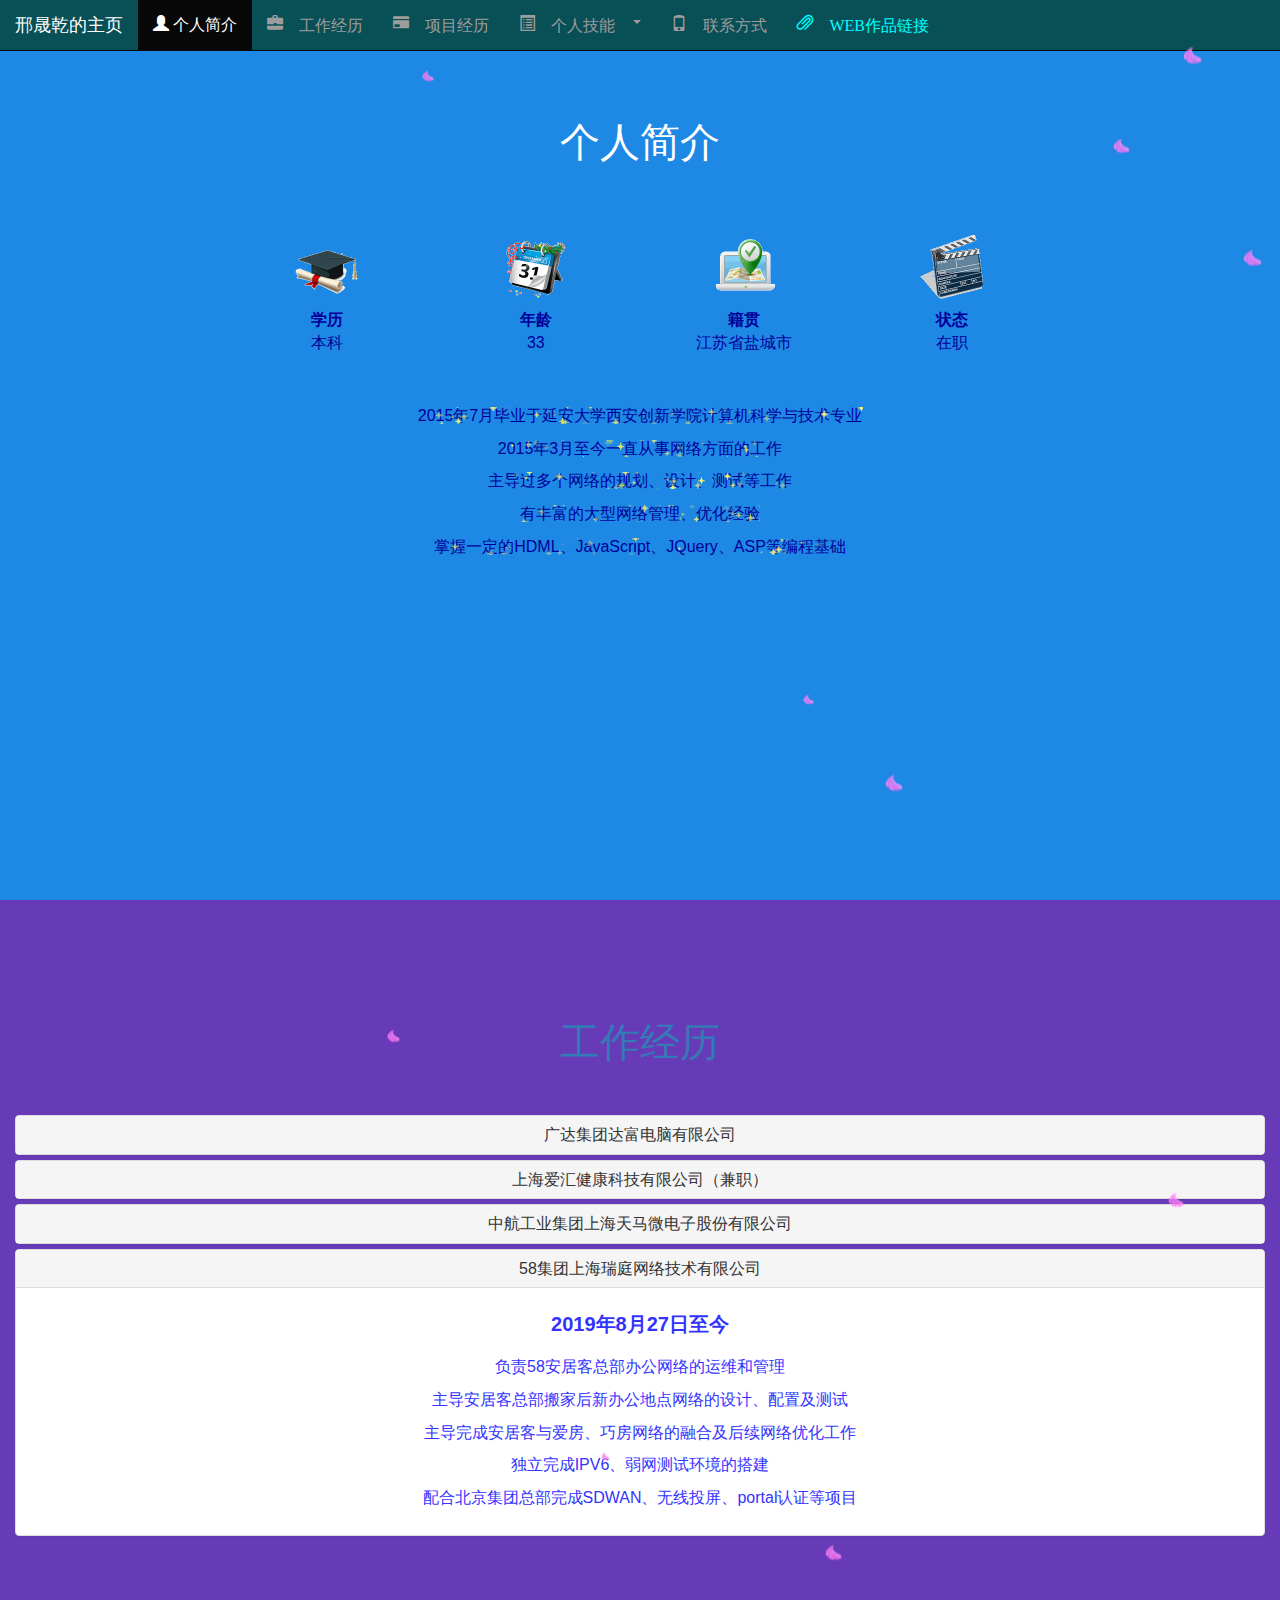
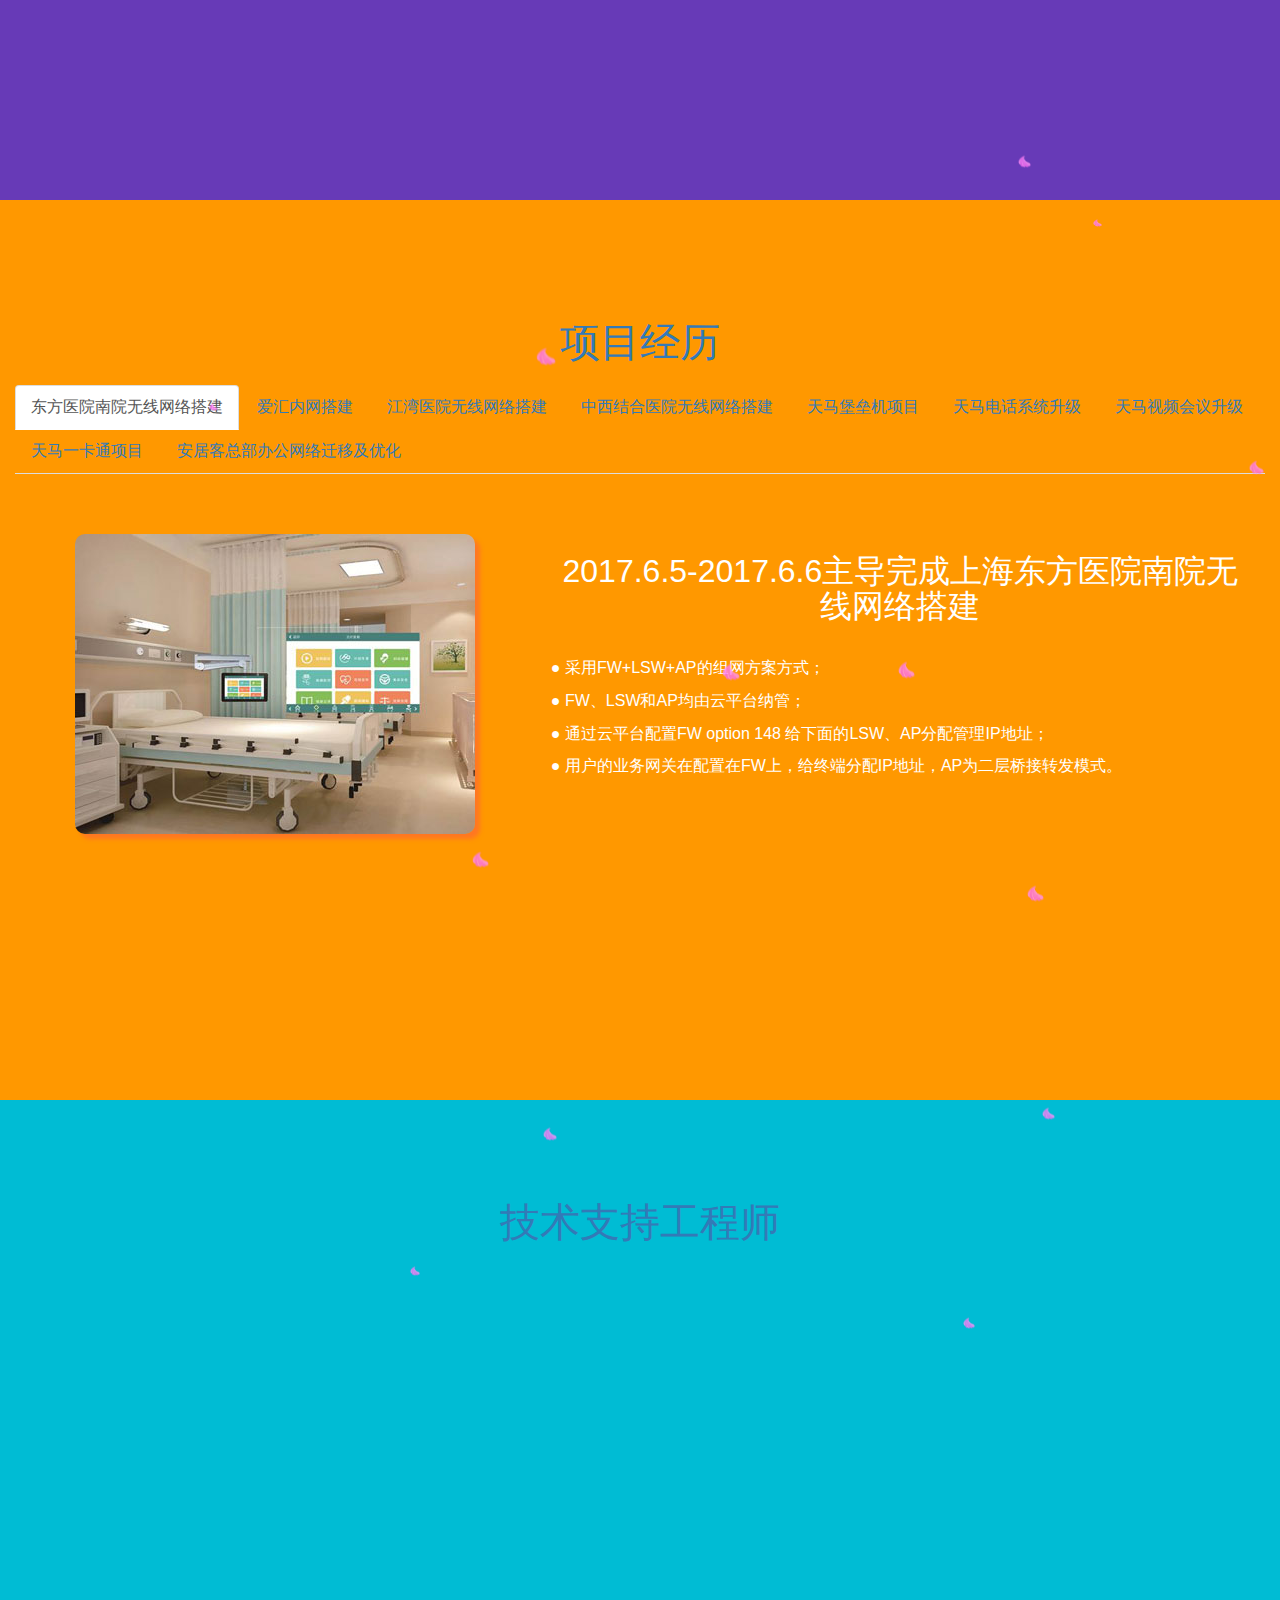
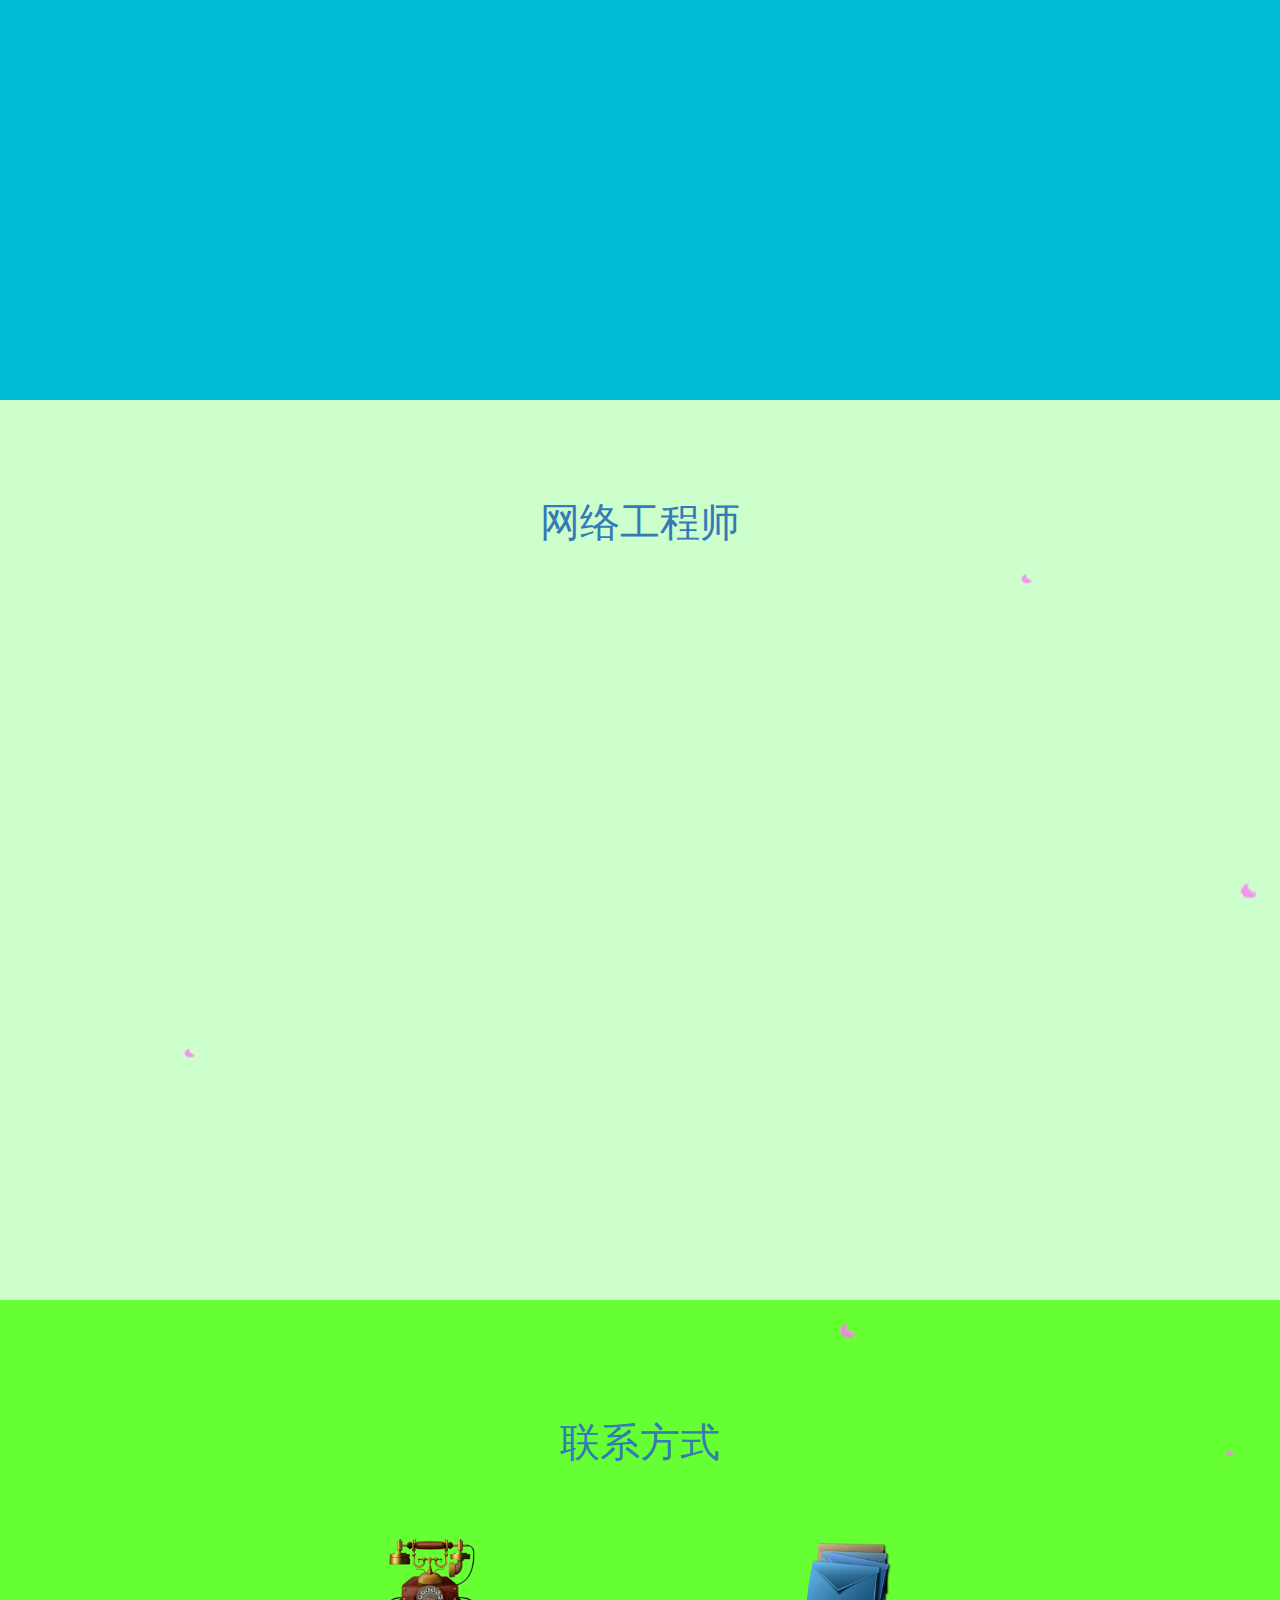
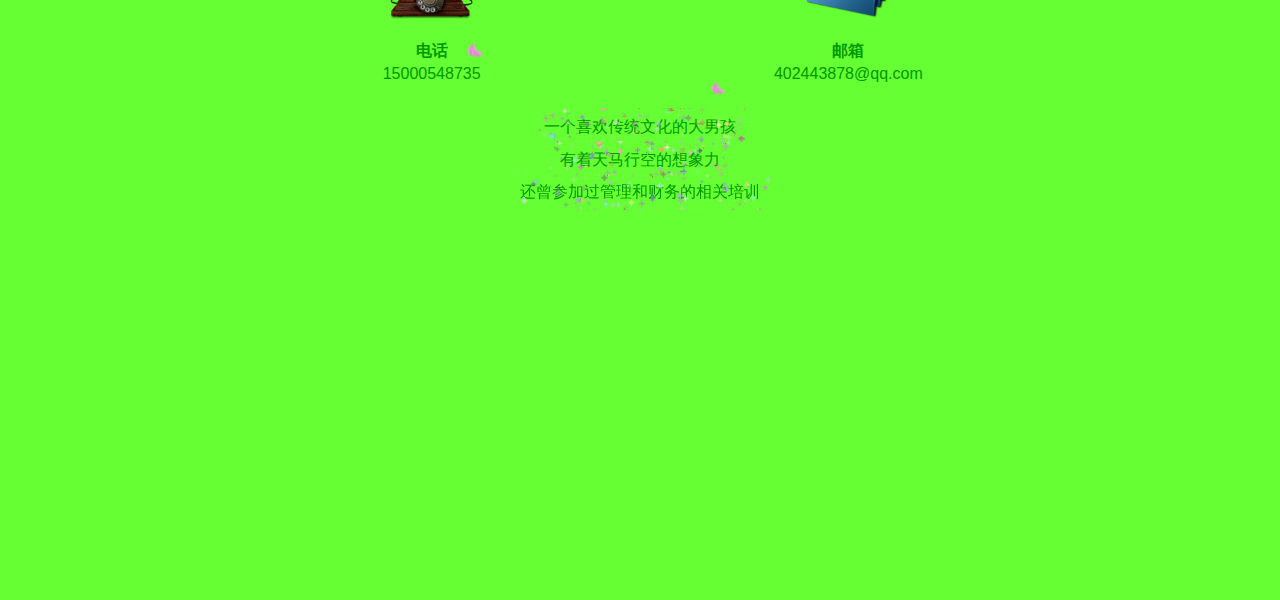
<file: index.html>
<!DOCTYPE html>
<html>
<head>
	<meta charset="utf-8" /> 
	<meta http-equiv="X-UA-Compatible" content="IE=Edge,chrome=1">
	<meta name="viewport" content="width=device-width, initial-scale=1.0, maximum-scale=1.0, user-scalable=no">
	<meta name="format-detection" content="telephone=no">
	<title>邢晟乾的主页</title>
	<link href="index/css/bootstrap.css" rel="stylesheet" type="text/css" />
	<!--[if lt IE 9]>
		<script src="index/js/html5shiv.js"></script>
		<script src="index/js/respond.min.js"></script>
	<![endif]-->
	<link href="index/css/index.css" rel="stylesheet" type="text/css" />
	<link href="index/css/title.css" rel="stylesheet" type="text/css" />
	<link href="index/css/loading.css" rel="stylesheet" type="text/css" />
	<script src="index/js/jquery.js"></script>
	<!--[if lt IE]>
		<style>
			#loading{ width:100%; height:100%; position:fixed; top:0; left:0; z-index:100; background:#fff;}
			#loading .pic{ width:64px; height:64px; background:url(index/images/loading.gif); position:absolute; top:0; bottom:0; left:0; right:0; margin:auto;}
			#loading .ele-wrapper{ display:none;}
		</style>
	<![endif]-->
	<script src="index/js/loading.js"></script>
</head>

<body data-spy="scroll" data-target=".navbar" data-offset="50">

	<div id="loading">
		<div class="ele-container">
			<div class="pic"></div><!-- pic -->
			<div class="ele-wrapper">
				<div class="ele-tail"></div><!-- ele-tail -->
				<div class="ele-body">
					<div class="ele-head">
						<div class="ele-eyebrows"></div><!-- ele-eyebrows -->
						<div class="ele-eyes"></div><!-- ele-eyes -->
						<div class="ele-mouth"></div><!-- ele-mouth -->
						<div class="ele-fang-front"></div><!-- ele-fang-front -->
						<div class="ele-fang-back"></div><!-- ele-fang-back -->
						<div class="ele-ear"></div><!-- ele-ear -->
					</div><!-- ele-head -->
				</div><!-- ele-body -->
				<div class="ele-leg-1 ele-leg-back">
					<div class="ele-foot"></div><!-- ele-foot -->
				</div><!-- ele-leg-back -->
				<div class="ele-leg-2 ele-leg-front">
					<div class="ele-foot"></div><!-- ele-foot -->
				</div><!-- ele-leg-front -->
				<div class="ele-leg-3 ele-leg-back">
					<div class="ele-foot"></div><!-- ele-foot -->
				</div><!-- ele-leg-back -->
				<div class="ele-leg-4 ele-leg-front">
					<div class="ele-foot"></div><!-- ele-foot -->
				</div><!-- ele-leg-front -->
			</div><!-- ele-wrapper -->
		</div><!-- ele-container -->
	</div><!-- loading -->

	<nav class="navbar navbar-inverse navbar-fixed-top">
		<div class="container-fluid">
			<div class="navbar-header">
				<button type="button" class="navbar-toggle" data-toggle="collapse" data-target="#myNavbar">
					<span class="icon-bar"></span>
					<span class="icon-bar"></span>
					<span class="icon-bar"></span>
				</button>
				<a class="navbar-brand" href="#">邢晟乾的主页</a>
			</div><!-- navbar-header -->
			<div class="collapse navbar-collapse" id="myNavbar">
				<ul class="nav navbar-nav">
					<li><a href="#introduction"><span class="glyphicon glyphicon-user"></span>&nbsp;个人简介</a></li>
					<li><a href="#work"><span class="glyphicon glyphicon-briefcase">&nbsp;工作经历</a></li>
					<li><a href="#project"><span class="glyphicon glyphicon-credit-card">&nbsp;项目经历</a></li>
					<li class="dropdown">
						<a class="dropdown-toggle" data-toggle="dropdown" href="#"><span class="glyphicon glyphicon-list-alt">&nbsp;个人技能 <span class="caret"></span></a>
						<ul class="dropdown-menu">
							<li><a href="#network">技术支持工程师</a></li>
							<li><a href="#web_developer">网络工程师</a></li>
						</ul>
					</li>
					<li><a href="#contact"><span class="glyphicon glyphicon-phone">&nbsp;联系方式</a></li>
					<li><a href="#production" data-toggle="modal" data-target="#production"><span class="glyphicon glyphicon-paperclip">&nbsp;WEB作品链接</a></li>
				</ul>
			</div><!-- navbar-collapse -->
		</div><!-- container-fluid -->
	</nav>

	<div id="introduction" class="container-fluid">
		<h1><a class="titleactive" href="javascript:void(0)">个人简介</a></h1>
		<div class="intro-icon col-md-2 col-md-offset-2 col-xs-4 col-xs-offset-2">
			<img src="index/images/intro-education.png" alt="学历" />
			<p><b>学历</b><br />本科</p>
		</div><!-- intro-icon -->
		<div class="intro-icon col-md-2 col-xs-4">
			<img src="index/images/intro-age.png" alt="年龄" />
			<p><b>年龄</b><br />33</p>
		</div><!-- intro-icon -->
		<div class="intro-icon col-md-2 col-md-offset-0 col-xs-4 col-xs-offset-2">
			<img src="index/images/intro-birthplace.png" alt="籍贯" />
			<p><b>籍贯</b><br />江苏省盐城市</p>
		</div><!-- intro-icon -->
		<div class="intro-icon col-md-2 col-xs-4">
			<img src="index/images/intro-status.png" alt="状态" />
			<p><b>状态</b><br />在职</p>
		</div><!-- intro-icon -->
		<div class="intro-text">
			<p><span>2015年7月毕业于延安大学西安创新学院计算机科学与技术专业</span></p>
			<p><span>2015年3月至今一直从事网络方面的工作</span></p>
			<p><span>主导过多个网络的规划、设计、测试等工作</span></p>
			<p><span>有丰富的大型网络管理、优化经验</span></p>
			<p><span>掌握一定的HDML、JavaScript、JQuery、ASP等编程基础</span></p>
		</div><!-- intro-text -->
	</div><!-- introduction -->
	
	<div id="work" class="container-fluid">
		<h1><a href="javascript:void(0)">工作经历</a></h1>
		<div class="panel-group" id="accordion">
			<div class="panel panel-default">
				<div class="panel-heading">
					<h4 class="panel-title"><a data-toggle="collapse" data-parent="#accordion" href="#collapseOne">广达集团达富电脑有限公司</a></h4>
				</div><!-- panel-heading -->
				<div id="collapseOne" class="panel-collapse collapse">
					<div class="panel-body">
						<h7>2015年3月25日-2017年4月17日</h7>
						<p>处理生产线上出现的网络异常</p>
						<p>负责公司服务器、存储设备的运维</p>
						<p>根据生产线的需求调整网络数据流的走向</p>
						<p>通过活动目录管理生产线上的计算机</p>
					</div><!-- panel-body -->
				</div><!-- panel-collapse -->
			</div><!-- panel -->
			<div class="panel panel-default">
				<div class="panel-heading">
					<h4 class="panel-title"><a data-toggle="collapse" data-parent="#accordion" href="#collapseTwo">上海爱汇健康科技有限公司（兼职）</a></h4>
				</div><!-- panel-heading -->
				<div id="collapseTwo" class="panel-collapse collapse">
					<div class="panel-body">
						<h7>2017年5月8日-2017年6月15日</h7>
						<p>完成公司内部网络的规划设计及配置</p>
						<p>参与项目中无线网络的规划、设计、管理和排错</p>
						<p>负责公司内部服务器、打印机等设备的规划和运维</p>
					</div><!-- panel-body -->
				</div><!-- panel-collapse -->
			</div><!-- panel -->
			<div class="panel panel-default">
				<div class="panel-heading">
					<h4 class="panel-title"><a data-toggle="collapse" data-parent="#accordion" href="#collapseThree">中航工业集团上海天马微电子股份有限公司</a></h4>
				</div><!-- panel-heading -->
				<div id="collapseThree" class="panel-collapse collapse">
					<div class="panel-body">
						<h7>2017年7月10日-2019年8月23日</h7>
						<p>负责上海天马研发楼、制造楼、OLED办公网络的运维和管理</p>
						<p>参与上海天马电话系统升级、日常问题处理</p>
						<p>主导完成上海新建综合楼、厦门一卡通网络规划和配置</p>
						<p>参与公司堡垒机、仓库WMS、视频会议升级等项目</p>
						<p>参与公司ISO 27001标准的认证</p>
					</div><!-- panel-body -->
				</div><!-- panel-collapse -->
			</div><!-- panel -->
			<div class="panel panel-default">
				<div class="panel-heading">
					<h4 class="panel-title"><a data-toggle="collapse" data-parent="#accordion" href="#collapseFour">58集团上海瑞庭网络技术有限公司</a></h4>
				</div><!-- panel-heading -->
				<div id="collapseFour" class="panel-collapse collapse in">
					<div class="panel-body">
						<h7>2019年8月27日至今</h7>
						<p>负责58安居客总部办公网络的运维和管理</p>
						<p>主导安居客总部搬家后新办公地点网络的设计、配置及测试</p>
						<p>主导完成安居客与爱房、巧房网络的融合及后续网络优化工作</p>
						<p>独立完成IPV6、弱网测试环境的搭建</p>
						<p>配合北京集团总部完成SDWAN、无线投屏、portal认证等项目</p>
					</div><!-- panel-body -->
				</div><!-- panel-collapse -->
			</div><!-- panel -->
		</div><!-- panel-group -->
	</div><!-- work -->
	
	<div id="project" class="container-fluid">
		<h1><a href="javascript:void(0)">项目经历</a></h1>
		<ul id="myTab" class="nav nav-tabs">
			<li class="active"><a href="#dongfang" data-toggle="tab">东方医院南院无线网络搭建</a></li>
			<li><a href="#aihui" data-toggle="tab">爱汇内网搭建</a></li>
			<li><a href="#jiangwan" data-toggle="tab">江湾医院无线网络搭建</a></li>
			<li><a href="#zhongxi" data-toggle="tab">中西结合医院无线网络搭建</a></li>
			<li><a href="#baoleiji" data-toggle="tab">天马堡垒机项目</a></li>
			<li><a href="#dianhua" data-toggle="tab">天马电话系统升级</a></li>
			<li><a href="#shiping" data-toggle="tab">天马视频会议升级</a></li>
			<li><a href="#yikatong" data-toggle="tab">天马一卡通项目</a></li>
			<li><a href="#anjuke" data-toggle="tab">安居客总部办公网络迁移及优化</a></li>
		</ul>
		<div id="myTabContent" class="tab-content">
			<div class="tab-pane fade in active" id="dongfang">
				<div class="col-md-5">
					<img src="index/images/project-dongfang.jpg" class="img-responsive center-block" alt="上海东方医院南院无线网络搭建" />
				</div><!-- col-md-5 -->
				<div class="col-md-7">
					<h3>2017.6.5-2017.6.6主导完成上海东方医院南院无线网络搭建</h3>
					<br />
					<p class="text-left">● 采用FW+LSW+AP的组网方案方式；</p>
					<p class="text-left">● FW、LSW和AP均由云平台纳管；</p>
					<p class="text-left">● 通过云平台配置FW option 148 给下面的LSW、AP分配管理IP地址；</p>
					<p class="text-left">● 用户的业务网关在配置在FW上，给终端分配IP地址，AP为二层桥接转发模式。</p>
				</div><!-- col-md-7 -->
			</div><!-- tab-pane -->
			<div class="tab-pane fade" id="aihui">
				<div class="col-md-7">
					<h3>主导完成上海爱汇健康科技有限公司内网搭建</h3>
					<br />
					<p class="text-left">● 完成上海爱汇健康科技有限公司有线网、无线网的规划和搭建；</p>
					<p class="text-left">● 完成爱汇内部服务器的安装、上架和管理；</p>
					<p class="text-left">● 处理爱汇内部打印机等设备的联网规划。</p>
				</div><!-- col-md-7 -->
				<div class="col-md-5">
					<img src="index/images/project-aihui.jpg" class="img-responsive center-block" alt="上海爱汇健康科技有限公司内网搭建" />				
				</div><!-- col-md-5 -->
			</div><!-- tab-pane -->
			<div class="tab-pane fade" id="jiangwan">
				<div class="col-md-5">
					<img src="index/images/project-jiangwan.jpg" class="img-responsive center-block" alt="上海江湾医院无线网搭建" />				
				</div><!-- col-md-5 -->
				<div class="col-md-7">
					<h3>2017.5.10-2017.5.11主导完成上海江湾医院无线网搭建</h3>
					<br />
					<p class="text-left">● 采用三层AC旁挂进行组网；</p>
					<p class="text-left">● 共使用46个AP4050DN-E和12个AP5030DN-S完成江湾医院住院部共六层楼无线信号的覆盖。</p>
				</div><!-- col-md-7 -->
			</div><!-- tab-pane -->
			<div class="tab-pane fade" id="zhongxi">
				<div class="col-md-7">
					<h3>完成上海中西结合医院无线网络搭建</h3>
					<br />
					<p class="text-left">● 采用FW+LSW+AP的组网方案方式；</p>
					<p class="text-left">● FW、LSW和AP均由云平台纳管；</p>
					<p class="text-left">● 通过云平台配置FW option 148 给下面的LSW、AP分配管理IP地址；</p>
					<p class="text-left">● 用户的业务网关在配置在FW上，给终端分配IP地址，AP为二层桥接转发模式。</p>
				</div><!-- col-md-7 -->
				<div class="col-md-5">
					<img src="index/images/project-zhongxi.jpg" class="img-responsive center-block" alt="上海中西结合医院无线网络搭建" />				
				</div><!-- col-md-5 -->
			</div><!-- tab-pane -->
			<div class="tab-pane fade" id="baoleiji">
				<div class="col-md-5">
					<img src="index/images/project-baoleiji.jpg" class="img-responsive center-block" alt="上海天马微电子股份有限公司堡垒机项目" />
				</div><!-- col-md-5 -->
				<div class="col-md-7">
					<h3>参与上海天马微电子股份有限公司堡垒机项目</h3>
					<br />
					<p class="text-left">● 参与天马集团堡垒机项目的实施和验收</p>
					<p class="text-left">● 使用堡垒机完成相关网络设备的管理、配置和审计工作</p>
					<p class="text-left">● 使用堡垒机完成定期网络设备的配置保存及报表功能</p>
				</div><!-- col-md-7 -->
			</div><!-- tab-pane -->
			<div class="tab-pane fade" id="dianhua">
				<div class="col-md-7">
					<h3>参与上海天马微电子股份有限公司电话系统升级项目</h3>
					<br />
					<p class="text-left">● 淘汰上海天马内部所以模拟话机，更换为Alcatel 8001和Alcatel 8028话机</p>
					<p class="text-left">● 配合Alcatel厂商完成网络中语音VLAN的部署、电话系统的切换</p>
					<p class="text-left">● 完成部分话机配置文件的导入</p>
					<p class="text-left">● 处理切换后系统的维护及故障的处理</p>
				</div><!-- col-md-7 -->
				<div class="col-md-5">
					<img src="index/images/project-dianhua.jpg" class="img-responsive center-block" alt="上海天马微电子股份有限公司电话系统升级项目" />
				</div><!-- col-md-5 -->
			</div><!-- tab-pane -->
			<div class="tab-pane fade" id="shiping">
				<div class="col-md-5">
					<img src="index/images/project-shiping.jpg" class="img-responsive center-block" alt="上海天马微电子股份有限公司视频会议系统升级项目" />
				</div><!-- col-md-5 -->
				<div class="col-md-7">
					<h3>参与上海天马微电子股份有限公司视频会议系统升级项目</h3>
					<br />
					<p class="text-left">● 原POLYCOM HDX 8000拨号进入CISCO视频会议系统</p>
					<p class="text-left">● 视频会议室装潢及问题反馈</p>
					<p class="text-left">● CISCO MX800和网真会议设备的测试及问题反馈</p>
					<p class="text-left">● 新视频会议系统的日常维护及技术支持</p>
				</div><!-- col-md-7 -->
			</div><!-- tab-pane -->
			<div class="tab-pane fade" id="yikatong">
				<div class="col-md-7">
					<h3>2017.12.4-12.17主导完成厦门天马微电子股份有限公司一卡通项目</h3>
					<br />
					<p class="text-left">● 因厦门天马存在门禁、考勤和监控网络与集团网络相互独立，原网络中设备无标签进行标识等问题。个人于2017年12月4日支援厦门天马。</p>
					<p class="text-left">● 了解当地网络架构后优化原一卡通网络的切换方案，通过MAC地址追踪来配置原设备和新设备的切换。完成后两个网络物理连接、逻辑隔离</p>
					<p class="text-left">● 原计划新增17台交换机，优化方案后仅使用3台交换机，极大地降低了项目成本</p>
					<p class="text-left">● 原计划一卡通网络切换配置用时24天，个人优化方案后仅用12天。项目完成后网络运行稳定无异常</p>
				</div><!-- col-md-7 -->
				<div class="col-md-5">
					<img src="index/images/project-yikatong.jpg" class="img-responsive center-block" alt="厦门天马微电子股份有限公司一卡通项目" />
				</div><!-- col-md-5 -->
			</div><!-- tab-pane -->
			<div class="tab-pane fade" id="anjuke">
				<div class="col-md-5">
					<img src="index/images/project-anjuke.jpg" class="img-responsive center-block" alt="安居客总部办公网络搬迁及优化" />
				</div><!-- col-md-5 -->
				<div class="col-md-7">
					<h3>安居客总部办公网络迁移及优化</h3>
					<br />
					<p class="text-left">● 因安居客总部办公地点更换，对安居客办公网络进行迁移并优化</p>
					<p class="text-left">● 使用标准的三层网络架构解决之前网络交换机层层级联的问题</p>
					<p class="text-left">● 使用动态路由协议替换原先的静态路由，提升了网络的高可用性</p>
					<p class="text-left">● 使用动态路由选路策略替换原先大量使用的策略路由，大大降低了网络的负载和延时</p>
				</div><!-- col-md-7 -->
			</div><!-- tab-pane -->
		</div><!-- tab-content -->
	</div><!-- project -->
	
	<div id="network" class="container-fluid">
		<h1><a href="javascript:void(0)">技术支持工程师</a></h1>
		<div id="netTab"></div><!-- netTab -->
		<div id="netTabData">
			路由 RIP	3.6%
			路由 EIGRP	6.4%
			路由 OSPF	9.0%
			路由 ISIS	1.8%
			路由 BGP	3.2%
			路由 PBR	2.7%
			路由 HSRP VRRP GLBP	3.3%
			交换 VTP	8.0%
			交换 VLAN	19.9%
			交换 STP	12.1%
			安全 VPN	5.0%
			安全 port security	4.5%
			安全 dhcp snooping	5.8%
			安全 root guard	4.7%
			其他 QOS	2.9%
			其他 wireless	4.3%
			其他 VOIP	2.8%
		</div><!-- netTabData -->
	</div><!-- network -->
	<div id="web_developer" class="container-fluid">
		<h1><a href="javascript:void(0)">网络工程师</a></h1>
		<div id="webTable"></div><!-- webTable -->
	</div><!-- web_developer -->
	
	<div id="contact" class="container-fluid">
		<h1><a href="javascript:void(0)">联系方式</a></h1>
		<div class="conicon col-md-2 col-md-offset-3 col-xs-4 col-xs-offset-2">
			<img src="index/images/contact-tel.png" alt="电话号码" />
			<p><b>电话</b><br /><span><script>document.write( 'a1b5c00d0e54f8g735h'.replace(/\D/g, '') );</script></span></p>
		</div><!-- conicon -->
		<div class="conicon col-md-2 col-md-offset-2 col-xs-4">
			<img src="index/images/contact-mail.png" alt="电子邮箱" />
			<p><b>邮箱</b><br /><span><script>document.write( ['com', 'qq', '402443878'].reverse().join('.').replace('.', '@') );</script></span></p>
		</div><!-- conicon -->
		<div class="context">
			<p><span>一个喜欢传统文化的大男孩</span></p>
			<p><span>有着天马行空的想象力</span></p>
			<p><span>还曾参加过管理和财务的相关培训</span></p>
		</div><!-- context -->
	</div><!-- contact -->
	
	<div class="modal fade" id="production">
		<div class="modal-dialog">
			<div class="modal-content">
				<div class="modal-header">
					<h4 class="modal-title">WEB作品链接</h4>
					<button type="button" class="close" data-dismiss="modal">&times;</button>
				</div><!-- modal-header -->
				<div class="modal-body">
					<center><a href="company/index.html" target="_blank">休闲食品网站首页</a></center>
					<center><a href="foodie/index.html" target="_blank">手机版休闲食品网站</a></center>
					<center><a href="hometown/index.html" target="_blank">响应式布局网站美丽盐城</a></center>
					<center><a href="waterfall/index.html" target="_blank">原生JS瀑布流作品-美丽盐城</a></center>
					<center><a href="card/index.html" target="_blank">手机版2018春节贺卡</a></center>
				</div><!-- modal-body -->
				<div class="modal-footer">
					<button type="button" class="btn btn-secondary" data-dismiss="modal">关闭</button>
				</div><!-- modal-footer -->
			</div><!-- modal-content -->
		</div><!-- modal-dialog -->
	</div><!-- modal -->
	
	<!-- page flower -->
	<script src="index/js/snowfall.jquery.js"></script> 	
	<script src="index/js/bootstrap.min.js"></script>
	<script src="index/js/highcharts.js"></script>
	<!-- for table -->
	<script src="index/js/highcharts-3d.js"></script>
	<script src="index/js/drilldown.js"></script>
	<script src="index/js/data.js"></script>
	<!-- stars text -->
	<script src="index/js/starstext.js"></script>
	<!-- web js -->
	<script src="index/js/index.js"></script>

</body>
</html>
<!--
</file>
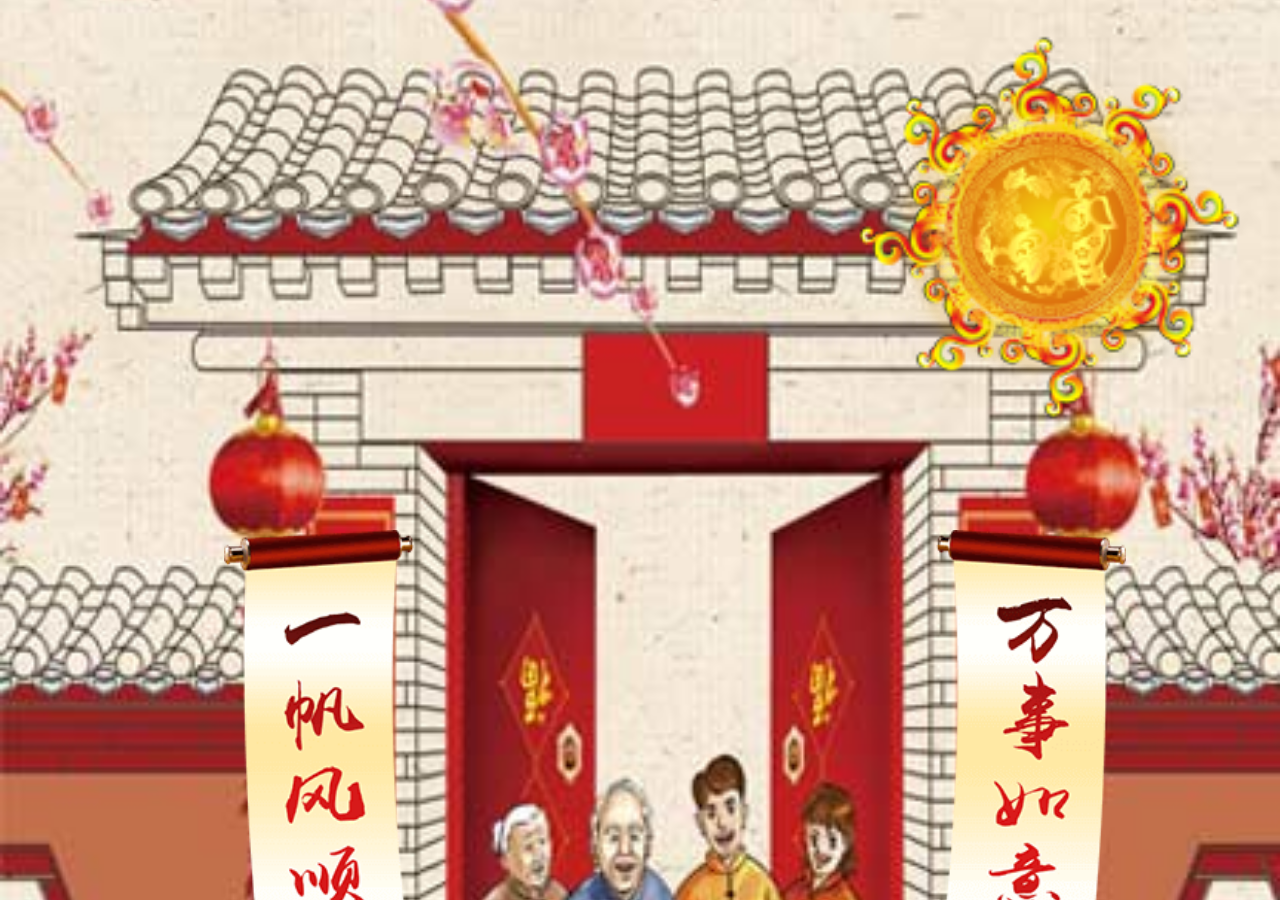
<file: card/index.html>
<!DOCTYPE html>
<html lang="Zh-cn">
<head>
	<meta charset="UTF-8">
	<meta http-equiv="X-UA-Compatible" content="IE=edge,chrome=1">
	<meta name="viewport" content="width=device-width, initial-scale=1, maximum-scale=1, user-scalable=no">
	<meta name="format-detection" content="telephone=no">
	<link href="css/card.css" rel="stylesheet" type="text/css" />
	<script src="js/card.js" type="text/javascript"></script>
	<title>恭贺新春</title>
</head>
<body>
	<div id="loading">
    	<div class="pic">
        	<i></i>
            <i></i>
            <i></i>
            <i></i>
            <i></i>
        </div><!-- pic -->
	</div><!-- loading -->
	<div id="wrap">
	<div id="music">
		<img class="music-phonograp" src="images/music-phonograph.png">
		<img id="controlMusic" class="music-disk" src="images/music-disc.png">
	</div><!-- music -->
		<div id="page1" class="page">
			<div class="bg"></div><!-- bg -->
			<div class="coupleFirst"></div><!-- coupletFirst -->
			<div class="coupleSecond"></div><!-- coupletSecond -->
			<div id="redPacket"></div><!-- redPacket -->
		</div><!-- page1 -->
		<div id="page2" class="page">
			<div class="bg"></div><!-- bg -->
			<div class="cloudsLeft"></div><!-- cloudsLeft -->
			<div class="cloudsRight"></div><!-- cloudsRight -->
			<div class="cracker"></div><!-- cracker -->
			<div id="dog"></div><!-- dog -->
			<div id="fingerprint-B"></div><!-- fingerprint-B -->
			<div id="fingerprint-S"></div><!-- fingerprint-S -->
			<div id="happySpring"></div><!-- happySpring -->
			<div class="p2-lantern"></div><!-- p2-lantern -->
			<div class="fireworks-circle"></div><!-- fireworks-circle -->
			<div class="fireworks1"></div><!-- fireworks1 -->
			<div class="fireworks2"></div><!-- fireworks2 -->
			<div class="fireworks3"></div><!-- fireworks3 -->
			<div class="fireworks4"></div><!-- fireworks4 -->			
		</div><!-- page2 -->
		<div id="page3" class="page">
			<div class="bg"></div><!-- bg -->
			<div class="screen"></div><!-- screen -->
			<div class="lantern"></div><!-- lantern -->
			<div class="main"></div><!-- main -->
			<div class="particleR"></div><!-- particleR -->
			<div class="particleL"></div><!-- particleL -->
			<div class="n2018"></div><!-- n2018 -->
			<div class="spindrift"></div><!-- spindrift -->
		</div><!-- page3 -->
	</div><!-- wrap -->
	<audio>
		<source src="music/gxfc.mp3" type="audio/mpeg">
	</audio>
</body>
</html>
</file>
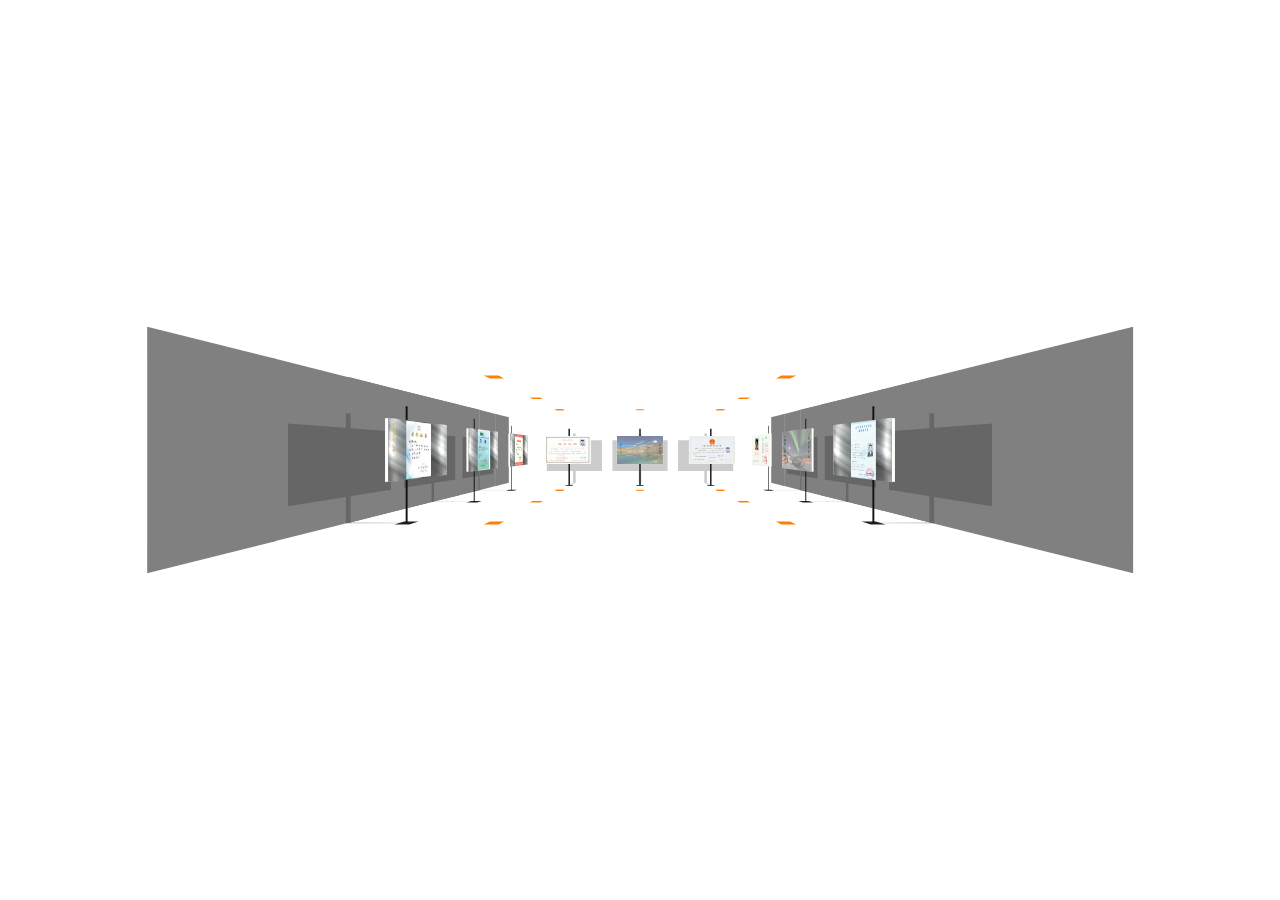
<file: certificate/index.html>
﻿<!DOCTYPE html>
<html>
<head>
	<meta http-equiv="Content-Type" content="text/html; charset=utf-8" />
	<title>我的相关证件</title> 
	<style type="text/css">
		html{overflow:hidden;-ms-touch-action:none;-ms-content-zooming:none}
		body{position:absolute;margin:0px;padding:0px;background:#fff;width:100%;height:100%}
		#canvas{position:absolute;width:100%;height:100%;background:#fff}
	</style>
	<script type="text/javascript" src="js/ge1doot.js"></script>
	<script type="text/javascript">
	"use strict"; (function() {
		var diapo = [],
		layers = [],
		ctx,
		pointer,
		scr,
		camera,
		light,
		fps = 0,
		quality = [1, 2],
		Poly = function(parent, face) {
			this.parent = parent;
			this.ctx = ctx;
			this.color = face.fill || false;
			this.points = [];
			if (!face.img) {
				for (var i = 0; i < 4; i++) {
					this.points[i] = new ge1doot.transform3D.Point(parent.pc.x + (face.x[i] * parent.normalZ) + (face.z[i] * parent.normalX), parent.pc.y + face.y[i], parent.pc.z + (face.x[i] * parent.normalX) + ( - face.z[i] * parent.normalZ))
				}
				this.points[3].next = false
			}
		},
		Diapo = function(path, img, structure) {
			this.img = new ge1doot.transform3D.Image(this, path + img.img, 1, {
				isLoaded: function(img) {
					img.parent.isLoaded = true;
					img.parent.loaded(img)
				}
			});
			this.visible = false;
			this.normalX = img.nx;
			this.normalZ = img.nz;
			this.pc = new ge1doot.transform3D.Point(img.x, img.y, img.z);
			this.tx = img.x + (img.nx * Math.sqrt(camera.focalLength) * 20);
			this.tz = img.z - (img.nz * Math.sqrt(camera.focalLength) * 20);
			this.poly = [];
			for (var i = -1,
			p; p = structure[++i];) {
				layers[i] = (p.img === true ? 1 : 2);
				this.poly.push(new Poly(this, p))
			}
		},
		init = function(json) {
			Poly.prototype.drawPoly = ge1doot.transform3D.drawPoly;
			scr = new ge1doot.Screen({
				container: "canvas"
			});
			ctx = scr.ctx;
			scr.resize();
			pointer = new ge1doot.Pointer({
				tap: function() {
					if (camera.over) {
						if (camera.over === camera.target.elem) {
							camera.target.x = 0;
							camera.target.z = 0;
							camera.target.elem = false
						} else {
							camera.target.elem = camera.over;
							camera.target.x = camera.over.tx;
							camera.target.z = camera.over.tz;
							for (var i = 0,
							d; d = diapo[i++];) {
								var dx = camera.target.x - d.pc.x;
								var dz = camera.target.z - d.pc.z;
								var dist = Math.sqrt(dx * dx + dz * dz);
								var lev = (dist > 1500) ? quality[0] : quality[1];
								d.img.setLevel(lev)
							}
						}
					}
				}
			});
			camera = new ge1doot.transform3D.Camera({
				focalLength: Math.sqrt(scr.width) * 10,
				easeTranslation: 0.025,
				easeRotation: 0.06,
				disableRz: true
			},
			{
				move: function() {
					this.over = false;
					if (pointer.isDraging) {
						this.target.elem = false;
						this.target.ry = -pointer.Xi * 0.01;
						this.target.rx = (pointer.Y - scr.height * 0.5) / (scr.height * 0.5)
					} else {
						if (this.target.elem) {
							this.target.ry = Math.atan2(this.target.elem.pc.x - this.x, this.target.elem.pc.z - this.z)
						}
					}
					this.target.rx *= 0.9
				}
			});
			camera.z = -10000;
			camera.py = 0;
			for (var i = 0,
			img; img = json.imgdata[i++];) {
				diapo.push(new Diapo(json.options.imagesPath, img, json.structure))
			}
			setInterval(function() {
				quality = (fps > 50) ? [2, 3] : [1, 2];
				fps = 0;
			},
			1000);
			run();
		},
		run = function() {
			ctx.clearRect(0, 0, scr.width, scr.height);
			camera.move();
			for (var k = -1,
			l; l = layers[++k];) {
				light = false;
				for (var i = 0,
				d; d = diapo[i++];) { (l === 1 && d.draw()) || (d.visible && d.poly[k].draw())
				}
			}
			if (camera.over && !pointer.isDraging) {
				scr.setCursor("pointer")
			} else {
				scr.setCursor("move")
			}
			fps++;
			requestAnimFrame(run)
		};
		Poly.prototype.draw = function() {
			var c = this.color;
			if (c.light || !light) {
				var s = c.light ? this.parent.light: 1;
				light = "rgba(" + Math.round(c.r * s) + "," + Math.round(c.g * s) + "," + Math.round(c.b * s) + "," + (c.a || 1) + ")";
				ctx.fillStyle = light
			}
			if (!c.light || this.parent.light < 1) {
				for (var i = 0; this.points[i++].projection(););
				this.drawPoly();
				ctx.fill()
			}
		}
		Diapo.prototype.loaded = function(img) {
			var d = [ - 1, 1, 1, -1, 1, 1, -1, -1];
			var w = img.texture.width * 0.5;
			var h = img.texture.height * 0.5;
			for (var i = 0; i < 4; i++) {
				img.points[i] = new ge1doot.transform3D.Point(this.pc.x + (w * this.normalZ * d[i]), this.pc.y + (h * d[i + 4]), this.pc.z + (w * this.normalX * d[i]))
			}
		}
		Diapo.prototype.draw = function() {
			this.pc.projection();
			if (this.pc.Z > -(camera.focalLength >> 1) && this.img.transform3D(true)) {
				this.light = 0.5 + Math.abs(this.normalZ * camera.cosY - this.normalX * camera.sinY) * 0.6;
				this.visible = true;
				this.img.draw();
				if (pointer.hasMoved || pointer.isDown) {
					if (this.img.isPointerInside(pointer.X, pointer.Y)) camera.over = this
				}
			} else this.visible = false;
			return true
		}
		return {
			load: function(data) {
				window.addEventListener('load',
				function() {
					ge1doot.loadJS("js/imageTransform3D.js", init, data)
				},
				false)
			}
		}
	})().load({
		imgdata: [{
			img: 'imgs/1.jpg',
			x: -1000,
			y: 0,
			z: 1500,
			nx: 0,
			nz: 1
		},
		{
			img: 'imgs/2.jpg',
			x: 0,
			y: 0,
			z: 1500,
			nx: 0,
			nz: 1
		},
		{
			img: 'imgs/3.jpg',
			x: 1000,
			y: 0,
			z: 1500,
			nx: 0,
			nz: 1
		},
		{
			img: 'imgs/4.jpg',
			x: 1500,
			y: 0,
			z: 1000,
			nx: -1,
			nz: 0
		},
		{
			img: 'imgs/5.jpg',
			x: 1500,
			y: 0,
			z: 0,
			nx: -1,
			nz: 0
		},
		{
			img: 'imgs/6.jpg',
			x: 1500,
			y: 0,
			z: -1000,
			nx: -1,
			nz: 0
		},
		{
			img: 'imgs/7.jpg',
			x: 1000,
			y: 0,
			z: -1500,
			nx: 0,
			nz: -1
		},
		{
			img: 'imgs/8.jpg',
			x: 0,
			y: 0,
			z: -1500,
			nx: 0,
			nz: -1
		},
		{
			img: 'imgs/9.jpg',
			x: -1000,
			y: 0,
			z: -1500,
			nx: 0,
			nz: -1
		},
		{
			img: 'imgs/10.jpg',
			x: -1500,
			y: 0,
			z: -1000,
			nx: 1,
			nz: 0
		},
		{
			img: 'imgs/11.jpg',
			x: -1500,
			y: 0,
			z: 0,
			nx: 1,
			nz: 0
		},
		{
			img: 'imgs/12.jpg',
			x: -1500,
			y: 0,
			z: 1000,
			nx: 1,
			nz: 0
		}],
		structure: [{
			fill: {
				r: 255,
				g: 255,
				b: 255,
				light: 1
			},
			x: [ - 1001, -490, -490, -1001],
			z: [ - 500, -500, -500, -500],
			y: [500, 500, -500, -500]
		},
		{
			fill: {
				r: 255,
				g: 255,
				b: 255,
				light: 1
			},
			x: [ - 501, 2, 2, -500],
			z: [ - 500, -500, -500, -500],
			y: [500, 500, -500, -500]
		},
		{
			fill: {
				r: 255,
				g: 255,
				b: 255,
				light: 1
			},
			x: [0, 502, 502, 0],
			z: [ - 500, -500, -500, -500],
			y: [500, 500, -500, -500]
		},
		{
			fill: {
				r: 255,
				g: 255,
				b: 255,
				light: 1
			},
			x: [490, 1002, 1002, 490],
			z: [ - 500, -500, -500, -500],
			y: [500, 500, -500, -500]
		},
		{
			fill: {
				r: 0,
				g: 0,
				b: 0,
				a: 0.2
			},
			x: [ - 420, 420, 420, -420],
			z: [ - 500, -500, -500, -500],
			y: [150, 150, -320, -320]
		},
		{
			fill: {
				r: 0,
				g: 0,
				b: 0,
				a: 0.2
			},
			x: [ - 20, 20, 20, -20],
			z: [ - 500, -500, -500, -500],
			y: [250, 250, 150, 150]
		},
		{
			fill: {
				r: 0,
				g: 0,
				b: 0,
				a: 0.2
			},
			x: [ - 20, 20, 20, -20],
			z: [ - 500, -500, -500, -500],
			y: [ - 320, -320, -500, -500]
		},
		{
			fill: {
				r: 0,
				g: 0,
				b: 0,
				a: 0.2
			},
			x: [ - 20, 20, 10, -10],
			z: [ - 500, -500, -100, -100],
			y: [ - 500, -500, -500, -500]
		},
		{
			fill: {
				r: 32,
				g: 32,
				b: 32
			},
			x: [ - 50, 50, 50, -50],
			z: [ - 150, -150, -50, -50],
			y: [ - 500, -500, -500, -500]
		},
		{
			fill: {
				r: 16,
				g: 16,
				b: 16
			},
			x: [ - 10, 10, 10, -10],
			z: [ - 100, -100, -100, -100],
			y: [300, 300, -500, -500]
		},
		{
			fill: {
				r: 255,
				g: 255,
				b: 255
			},
			x: [ - 320, -320, -320, -320],
			z: [0, -20, -20, 0],
			y: [ - 190, -190, 190, 190]
		},
		{
			fill: {
				r: 255,
				g: 255,
				b: 255
			},
			x: [320, 320, 320, 320],
			z: [0, -20, -20, 0],
			y: [ - 190, -190, 190, 190]
		},
		{
			img: true
		},
		{
			fill: {
				r: 255,
				g: 128,
				b: 0
			},
			x: [ - 50, 50, 50, -50],
			z: [450, 450, 550, 550],
			y: [500, 500, 500, 500]
		},
		{
			fill: {
				r: 255,
				g: 128,
				b: 0
			},
			x: [ - 50, 50, 50, -50],
			z: [450, 450, 550, 550],
			y: [ - 500, -500, -500, -500]
		}],
		options: {
			imagesPath: ""
		}
	});
	</script>
</head> 
<body>
	<div style="text-align:center;clear:both;"></div>
	<canvas id="canvas">你的浏览器不支持HTML5画布技术，请使用谷歌浏览器。</canvas>
</body>
</html>
<!--
</file>
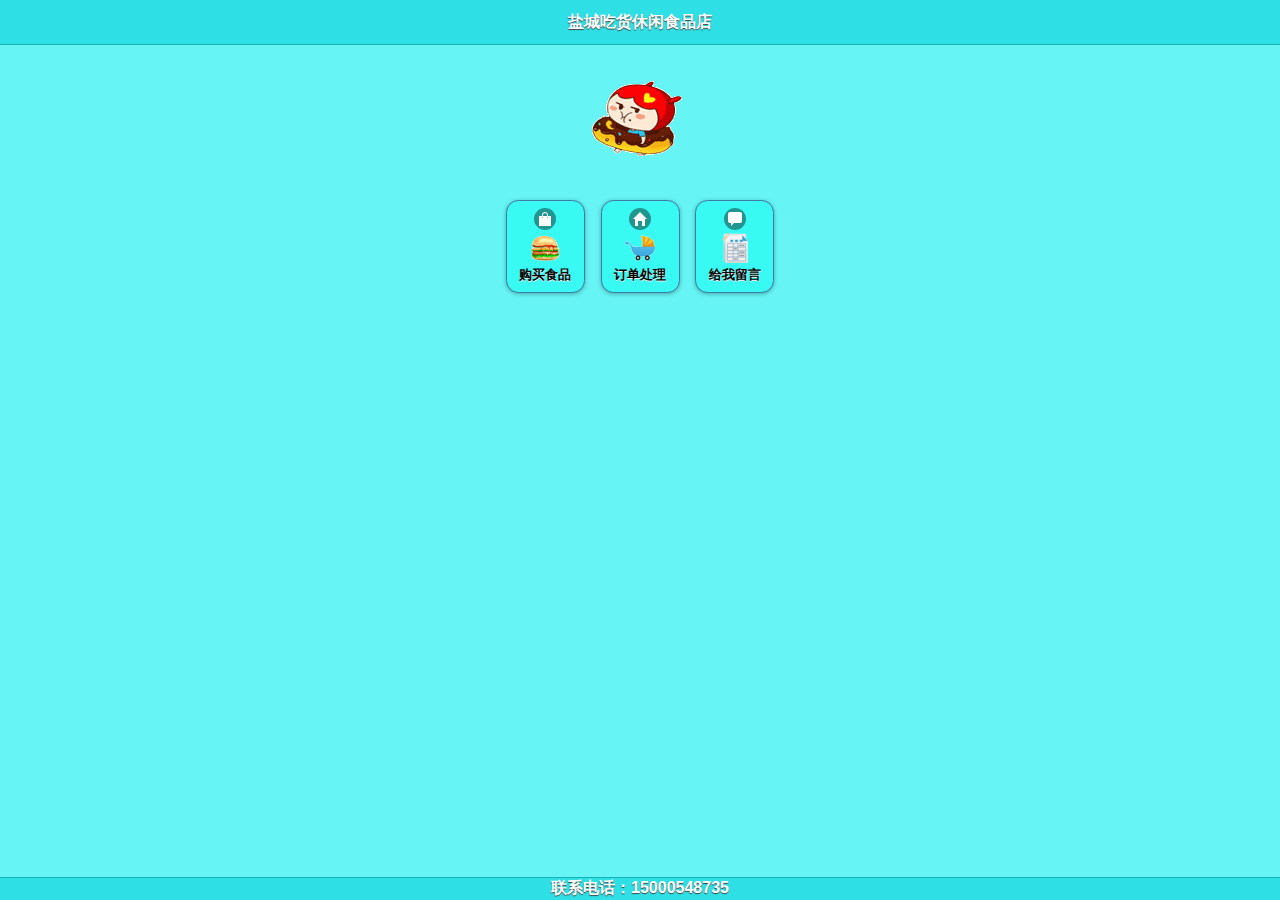
<file: foodie/index.html>
﻿<!DOCTYPE html>
<html>
<head>
	<title>盐城吃货休闲食品店</title>
	<meta http-equiv="Content-Type"content="text/html; charset=utf-8"/>
	<meta name="viewport"content="width=device-width, initial-scale=1">
	<link rel="stylesheet"href="themes/mytheme.min.css"/>
	<link rel="stylesheet"href="themes/jquery.mobile.icons.min.css"/>
	<link rel="stylesheet"href="js/jquery.mobile.structure-1.4.5.min.css"/>
	<script src="../index/jquery-1.11.1.min.js"></script>
	<script src="../index/jquery.mobile-1.4.5.min.js"></script>
</head>
<body>
	<div data-role="page" data-title="首页" id="index" data-theme="a">
		<div data-role="header" data-position="fixed">
			<h2>盐城吃货休闲食品店</h2>
		</div>
		<div data-role="main" style="text-align:center">
			<img src="images/index.png" alt="logo" style="padding:30px" />
			<br/>
			<a href="food.html" data-ajax="false" data-role="button" data-icon="shop" data-iconpos="top" data-mini="true" data-inline="true">
				<img src="images/food.png" alt="购买食品" />
				<br/>
				购买食品
			</a>
			<a href="food.html#orderlist" data-ajax="false" data-role="button" data-icon="home" data-iconpos="top" data-mini="true" data-inline="true">
				<img src="images/order.png" alt="购买食品" />
				<br/>
				订单处理
			</a>
			<a href="word.html" data-ajax="false" data-role="button" data-icon="comment" data-iconpos="top" data-mini="true" data-inline="true">
				<img src="images/word.png" alt="购买食品" />
				<br/>
				给我留言
			</a>
		</div>
		<div data-role="footer" data-position="fixed" style="text-align:center">联系电话：<script>document.write( 'a1b5c00d0e54f8g735h'.replace(/\D/g, '') );</script></div>
	</div>
</body>
</html>
<!--
</file>
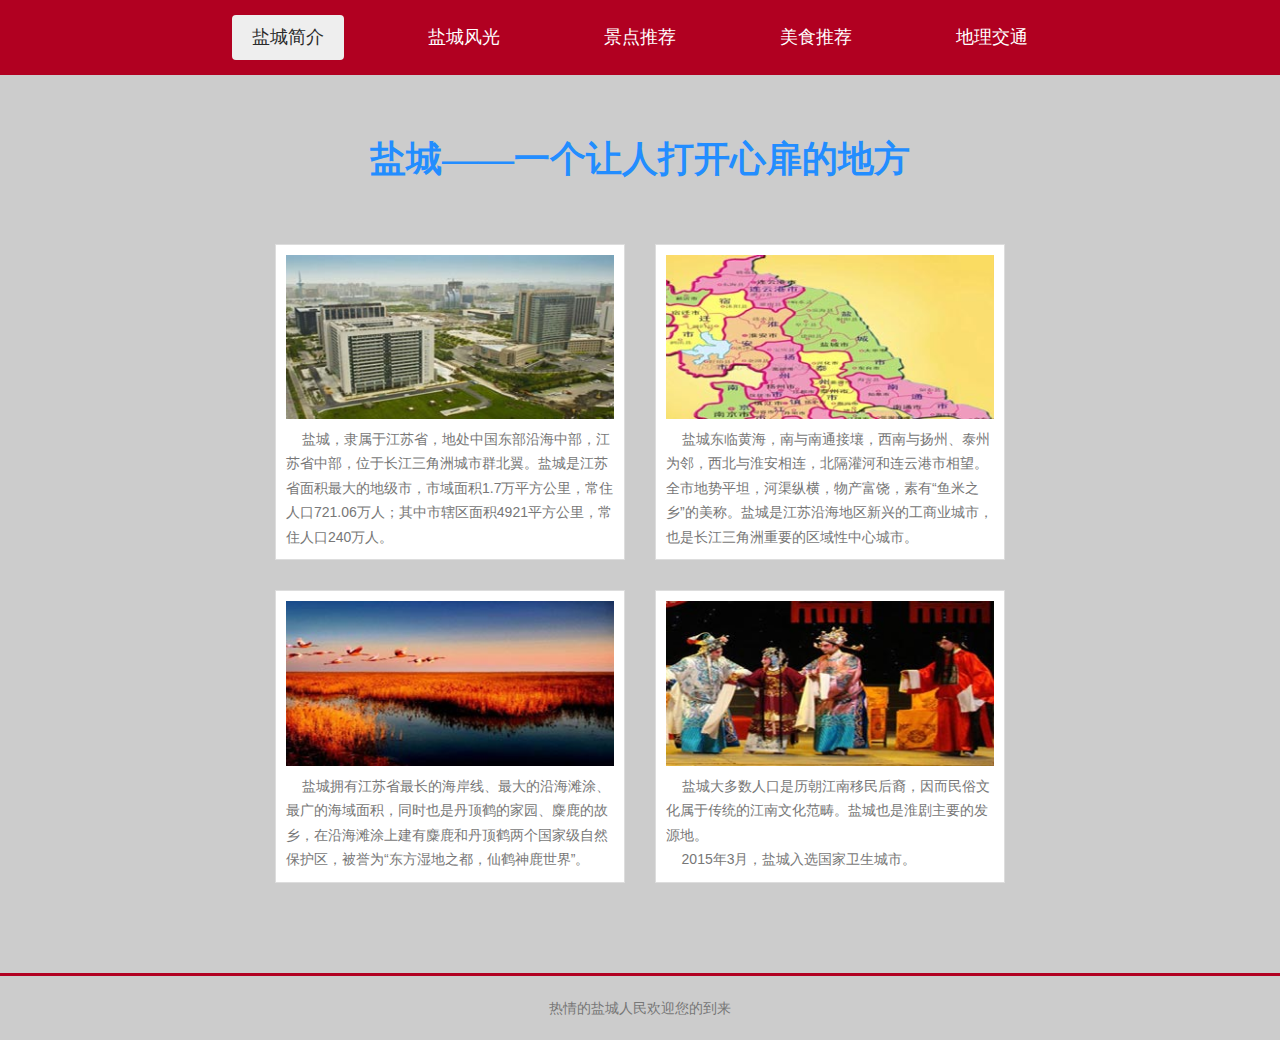
<file: hometown/index.html>
﻿<!DOCTYPE html>
<html>
<head>
    <title>我的家乡-盐城</title>
    <meta name="viewport" content="width=device-width, initial-scale=1.0">
    <meta http-equiv="Content-Security-Policy" content="upgrade-insecure-requests">
    <meta charset="UTF-8">
	<link rel="stylesheet" href="../index/bootstrap.min.css">
	<link rel="stylesheet" href="css/start.css">  
    <link rel="stylesheet" href="css/animate.css">
    <link rel="stylesheet" href="css/font-awesome.min.css">
	<link rel="stylesheet" href="css/templatemo_misc.css">
	<link rel="stylesheet" href="css/style.css" media="screen" type="text/css" />
	<link rel="stylesheet" href="css/hometown.css">
	<script src="../index/jquery-1.11.1.min.js"></script>
	<script src="js/start.js"></script>
	<script src="../index/bootstrap.min.js"></script>
	<script src="js/jquery.lightbox.js"></script>
	<script src="js/templatemo_custom.js"></script>
</head>
<body>
	<div class="loading">
    	<div class="pic">
			<span></span>
            <b>0%</b>
        </div>
    </div>
	<div class="myweb-header">
		<div class="myweb-header-nav">
			<div class="container">
					<div class="col-md-12 myweb-header-navigation">
						<ul>
							<li><a class="show-1 page-introduction" href="#">盐城简介</a></li>
							<li><a class="show-2 page-landscape" href="#">盐城风光</a></li>
							<li><a class="show-3 page-travel" href="#">景点推荐</a></li>
							<li><a class="show-4 page-food" href="#">美食推荐</a></li>
							<li><a class="show-5 page-map" href="#">地理交通</a></li>
						</ul>
					</div>
			</div> 
		</div> 
		
		<div class="container">
				<div class="col-md-12">
					<h1><a href="#" class="myweb-title">
						盐城——一个让人打开心扉的地方
					</a></h1>
				</div>
		</div>
	</div>
	
	<div id="myweb-body">
		<div class="content introduction" id="menu-1">
			<div class="container">						
						<div class="col-md-4 col-sm-6 col-md-offset-2">
							<div class="introduction-item">
								<img src="images/introduction/1.jpg" alt="product 1">
								<p>&nbsp;&nbsp;&nbsp;&nbsp;盐城，隶属于江苏省，地处中国东部沿海中部，江苏省中部，位于长江三角洲城市群北翼。盐城是江苏省面积最大的地级市，市域面积1.7万平方公里，常住人口721.06万人；其中市辖区面积4921平方公里，常住人口240万人。</p>
							</div> 
						</div> 				
						<div class="col-md-4 col-sm-6">
							<div class="introduction-item">
								<img src="images/introduction/2.jpg" alt="product 2">
								<p>&nbsp;&nbsp;&nbsp;&nbsp;盐城东临黄海，南与南通接壤，西南与扬州、泰州为邻，西北与淮安相连，北隔灌河和连云港市相望。全市地势平坦，河渠纵横，物产富饶，素有“鱼米之乡”的美称。盐城是江苏沿海地区新兴的工商业城市，也是长江三角洲重要的区域性中心城市。</p>
							</div> 
						</div>                      
						<div class="col-md-4 col-sm-6 col-md-offset-2">
							<div class="introduction-item">
								<img src="images/introduction/3.jpg" alt="product 3">
								<p>&nbsp;&nbsp;&nbsp;&nbsp;盐城拥有江苏省最长的海岸线、最大的沿海滩涂、最广的海域面积，同时也是丹顶鹤的家园、麋鹿的故乡，在沿海滩涂上建有麋鹿和丹顶鹤两个国家级自然保护区，被誉为“东方湿地之都，仙鹤神鹿世界”。</p>
							</div> 
						</div> 		
						<div class="col-md-4 col-sm-6">
							<div class="introduction-item">
								<img src="images/introduction/4.jpg" alt="product 4">
								<p>&nbsp;&nbsp;&nbsp;&nbsp;盐城大多数人口是历朝江南移民后裔，因而民俗文化属于传统的江南文化范畴。盐城也是淮剧主要的发源地。<br>
								&nbsp;&nbsp;&nbsp;&nbsp;2015年3月，盐城入选国家卫生城市。</p>
							</div> 
						</div>         
			</div> 
		</div> 
		
		<div class="content landscape" id="menu-2">
			<div class="container-fluid">
					<div class="col-md-2 col-sm-6 col-md-offset-1">
						<div class="landscape-item">
								<img src="images/landscape/1.jpg" alt="image 1">
								<div class="overlay">
									<a href="images/landscape/1.jpg" data-rel="lightbox" class="fa fa-expand"></a></div>
							<div class="content-landscape">
								<h3>内港湖</h3>
							</div>
						</div> 
					</div> 
					<div class="col-md-2 col-sm-6">
						<div class="landscape-item">
							<div class="image">
								<div class="overlay">
									<a href="images/landscape/2.jpg" data-rel="lightbox" class="fa fa-expand"></a></div>
							<img src="images/landscape/2.jpg" alt="image 2"></div>
							<div class="content-landscape">
								<h3>市区夜景</h3>
							</div>
						</div> 
					</div> 
					<div class="col-md-2 col-sm-6">
						<div class="landscape-item">
							<div class="image">
								<div class="overlay">
									<a href="images/landscape/3.jpg" data-rel="lightbox" class="fa fa-expand"></a></div>
							<img src="images/landscape/3.jpg" alt="image 3"></div>
							<div class="content-landscape">
								<h3>新四军纪念馆</h3>
							</div>
						</div> 
					</div> 
					<div class="col-md-2 col-sm-6">
						<div class="landscape-item">
							<div class="image">
								<div class="overlay">
									<a href="images/landscape/4.jpg" data-rel="lightbox" class="fa fa-expand"></a></div>
							<img src="images/landscape/4.jpg" alt="image 4"></div>
							<div class="content-landscape">
								<h3>水街</h3>
							</div>
						</div> 
					</div> 
					<div class="col-md-2 col-sm-6">
						<div class="landscape-item">
							<div class="image">
								<div class="overlay">
									<a href="images/landscape/5.jpg" data-rel="lightbox" class="fa fa-expand"></a></div>
							<img src="images/landscape/5.jpg" alt="image 5"></div>
							<div class="content-landscape">
								<h3>陆公祠</h3>
							</div>
						</div> 
					</div> 
					<div class="col-md-2 col-sm-6 col-md-offset-2">
						<div class="landscape-item">
							<div class="image">
								<div class="overlay">
									<a href="images/landscape/6.jpg" data-rel="lightbox" class="fa fa-expand"></a></div>
							<img src="images/landscape/6.jpg" alt="image 6"></div>
							<div class="content-landscape">
								<h3>九龙口风景区</h3>
							</div>
						</div> 
					</div> 
					<div class="col-md-2 col-sm-6">
						<div class="landscape-item">
							<div class="image">
								<div class="overlay">
									<a href="images/landscape/7.jpg" data-rel="lightbox" class="fa fa-expand"></a></div>
							<img src="images/landscape/7.jpg" alt="image 7"></div>
							<div class="content-landscape">
								<h3>乡村风光</h3>
							</div>
						</div> 
					</div> 
					<div class="col-md-2 col-sm-6">
						<div class="landscape-item">
							<div class="image">
								<div class="overlay">
									<a href="images/landscape/8.jpg" data-rel="lightbox" class="fa fa-expand"></a></div>
							<img src="images/landscape/8.jpg" alt="image 8"></div>
							<div class="content-landscape">
								<h3>盐城火车站</h3>
							</div>
						</div> 
					</div> 
					<div class="col-md-2 col-sm-6">
						<div class="landscape-item">
							<div class="image">
								<div class="overlay">
									<a href="images/landscape/9.jpg" data-rel="lightbox" class="fa fa-expand"></a></div>
							<img src="images/landscape/9.jpg" alt="image 9"></div>
							<div class="content-landscape">
							  <h3>盐城南洋国际机场</h3>
						  </div>
						</div> 
					</div> 
					<div class="col-md-2 col-sm-6 col-md-offset-3">
						<div class="landscape-item">
							<div class="image">
								<div class="overlay">
									<a href="images/landscape/10.jpg" data-rel="lightbox" class="fa fa-expand"></a></div>
							<img src="images/landscape/10.jpg" alt="image 10"></div>
							<div class="content-landscape">
								<h3>丹顶鹤</h3>
							</div>
						</div> 
					</div> 
					<div class="col-md-2 col-sm-6">
						<div class="landscape-item">
							<div class="image">
								<div class="overlay">
									<a href="images/landscape/11.jpg" data-rel="lightbox" class="fa fa-expand"></a></div>
							<img src="images/landscape/11.jpg" alt="image 11"></div>
							<div class="content-landscape">
								<h3>麋鹿</h3>
							</div>
						</div> 
					</div> 
					<div class="col-md-2 col-sm-6">
						<div class="landscape-item">
							<div class="image">
								<div class="overlay">
									<a href="images/landscape/12.jpg" data-rel="lightbox" class="fa fa-expand"></a></div>
							<img src="images/landscape/12.jpg" alt="image 12"></div>
							<div class="content-landscape">
								<h3>黄海风景</h3>
							</div>
						</div> 
					</div> 
			</div>
		</div> 
		<div class="content travel" id="menu-3">
			<div class="container">
					<div class="col-md-9 col-sm-10">
						<div class="travel-content">
							<div id="tab1">
								<h2 class="page-title">大纵湖</h2>
								<p>大纵湖镇位于盐城市区西南，距市区37千米。东邻义丰镇，西、南与兴化市的沙沟、中堡交界，北与北龙港镇接壤，呈方形，大纵湖畔的北宋庄为镇政府机关所在地。大纵湖镇隶属于江苏省盐城市盐都区，以濒临大纵湖而得名，大纵湖形成于南宋之前，距今已有800多年历史，这里不仅有丰富的湿地生态资源，享有“水乡泽国”、“鱼米之乡”盛誉，并且有着隽永的人文历史。</p>
								<ul>
									<li>景点类型：湖泊</li>
									<li>门票：100.00元</li>
									<li>开放时间：07:30~17:30</li>
									<li>地址： 江苏盐城市西郊大纵湖镇</li>
								</ul>
							</div> 
							<div id="tab2">
								<h2 class="page-title">大丰麋鹿保护区</h2>
								<p>大丰麋鹿自然保护区地处黄海之滨，境内拥有大面积的滩涂、沼泽、盐碱地，动植物资源丰富，区系成分复杂，自然植被主要由白茅、芦苇等优势种类组成，维管束植物有223种。动物有兽类20多种，鸟类182种、两栖类和爬行类27种，鱼类150种、棘皮动物10种、环节动物62种，腔肠动物8种、浮游动物98种，具有典型的沿海滩涂湿地生态系统及其生物多样性。1986年8月，林业部和世界野生生物基金会（wwf）合作从英国伦敦的七家动物园引种39头麋鹿到保护区，经过10年的努力，使麋鹿种群发展到268头，在麋鹿的回归引种、人工驯养繁殖和野化上取得了重大进展。除了主要保护对象麋鹿外，保护区内属于国家一级保护动物的有大天鹅、河鹿等19种，属于中日候鸟保护协定的鸟类有95种，为候鸟重要越冬地之一。大丰麋鹿保护区的建立，不仅对麋鹿的回归引种发挥了巨大的作用，同时对中国其它珍稀濒危野生动物的人工驯养繁殖和回归自然提供了可资借鉴的经验。 大丰麋鹿自然保护区位于江苏省中部黄海之滨，拥有湿地7.8万公倾，其地貌由林地、芦荡、草滩、沼泽地、盐裸地组成，属于典型的黄海滩涂型湿地。这里孕育着种类繁多，具有全球重要意义的生物多样性，2002年被列入国际重要湿地名录。2002年7月，UNDP/GEF 《中国湿地生物多样性保护与可持续利用》项目在保护区正式启动，此项目通过开展能力建设、社区宣传、公众培训、设备援助等活动，大大提高了保护区管理水平。走进这片广袤无垠的滩涂湿地，到处充满了原始、古朴的风貌，这里有鸟类315种、兽类12种、两栖爬行类27 种、鱼类150种、昆虫599种、植物499种，其中国家一、二类保护的就有31种，列入《中日候鸟保护协定》保护的鸟有93种。成群结队的珍禽飞鸟，碧波万顷的芦荡，一片连着一片的红果盐蒿尽显眼前，构成了一幅令人陶醉的生态风景画，同时又组成了一个天然美丽的动植物王国。 </p>
								<ul>
									<li>景点类型：湿地</li>
									<li>建议游玩：3-4小时</li>
									<li>门票：55.00元</li>
									<li>开放时间：08:00~18:00</li>
									<li>地址： 江苏省大丰市大丰林场</li>
									<li>电话：0515-83391912</li>
								</ul>
							</div> 
							<div id="tab3">
								<h2 class="page-title">丹顶鹤自然保护区</h2>
                                <p>江苏盐城国家级珍禽自然保护区，又称“联合国教科文组织盐城生物圈保护区”。由江苏省人民政府于1983年批准建立，1992年经国务院批准晋升为国家级自然保护区，同年11月被联合国教科文组织世界人与生物圈协调理事会批准为生物圈保护区，成为中国第九个“世界生物圈保护区网络成员”，1996年又被纳入“东北亚鹤类保护区网络”。1999年被纳入“东亚——澳大利亚迁徙涉禽保护网络”。</p>
                                <ul>
									<li>景点类型：自然保护区</li>
									<li>建议游玩：3小时</li>
									<li>门票：30元。</li>
									<li>开放时间：全天</li>
									<li>地址： 江苏省盐城市东部沿海滩涂</li>
								</ul>
							</div> 
						</div> 
					</div> 
					<div class="col-md-3 col-sm-2">
						<div id="icons">
							<ul class="tabs">
								<li>
									<a href="#tab1" class="icon-item">
										<i class="fa fa-users"></i>
										<span>大纵湖</span>
									</a> 
								</li>
								<li>
									<a href="#tab2" class="icon-item">
										<i class="fa fa-camera"></i>
										<span>大丰麋鹿保护区</span>
									</a> 
								</li>
								<li>
									<a href="#tab3" class="icon-item">
										<i class="fa fa-camera-retro"></i>
										<span>丹顶鹤自然保护区</span>
									</a>
								</li>
							</ul>
						</div> 
					</div> 
			</div>
		</div> 
		<div class="content food" id="menu-4">
			<div class="container">
					<div class="col-md-9 col-sm-10">
						<div class="food-content">
							<div id="tab4">
								<h2 class="page-title">奇园蟹黄包</h2>
								<p><img src="images/foot/1.jpg" alt="food 1" class="img-responsive img_left">盐城亭湖区的传统名点。选用盐城西乡湖中的母蟹，其蟹个大、膘肥、黄多。和以猪肉、精面等原料制成，其味鲜美。</p>
								<p>推荐餐厅饭店</p>
								<ul>
									<li>洪祥大酒店(大庆东路店)<br>
										盐城的老字号门店，虽然不太起眼，但是味道是相当的正宗哦！很多当地人来这里吃早点呢~大家快来这里品尝盐城小吃吧！<br>
										地址：大庆东路3号
									</li>
									<li>奇园早点<br>
										吃早餐的好去处,虽然价格比之前涨了,但是味道还不错哦,深受当地人的喜欢<br>
										地址：江苏省盐城市亭湖区
									</li>
									<li>盐城迎宾馆
										宾馆距离市区有一定的距离，交通不太方便。但是宾馆的环境超级好，花园式的布局，非常漂亮。菜品的味道也很赞！<br>
										地址：盐城市开发区天山路1号（近世纪大道）<br>
									</li>
								</ul>
							</div> 
							<div id="tab5">
								<h2 class="page-title">建湖藕粉圆子</h2>
								<p><img src="images/foot/2.jpg" alt="food 2" class="img-responsive img_left">以藕粉做外皮外，其馅心也很精美，是将腌渍过的糖板油丁，加光桃酥，以及金桔饼、核桃仁、花生仁等多种果料混合制成。形如弹丸，呈淡紫色，娇嫩肥泽，柔软丰满，甜而不腻，桂香满口。</p>
                                <p>推荐餐厅饭店</p>
								<ul>
									<li>淮扬土菜馆<br>
										很地道的淮扬菜,价格也不是很贵,菜量也比较大,可以尝尝<br>
										地址：海陵南路77号
									</li>
									<li>盐城迎宾馆<br>
										迎宾馆距离市区有一定的距离，交通不太方便。但是宾馆的环境超级好，花园式的布局，非常漂亮。菜品的味道也很赞！<br>
										地址：盐城市开发区天山路1号（近世纪大道）
									</li>
								</ul>
							</div> 
							<div id="tab6">
								<h2 class="page-title">东台鱼汤面</h2>
								<p><img src="images/foot/3.jpg" alt="food 3" class="img-responsive img_left">东台鱼汤面属于苏菜，主要原料是面条，口味是鲜香，工艺是煮，汤白汁浓，滴点成珠，清爽可口。</p> 
                               <p>推荐餐厅饭店</p>
								<ul>
									<li>洪祥大酒店(大庆东路店)<br>
										盐城的老字号门店，虽然不太起眼，但是味道是相当的正宗哦！很多当地人来这里吃早点呢~大家快来这里品尝盐城小吃吧！<br>
										地址：大庆东路3号
									</li>
									<li>谭氏官府菜<br>
										菜很有特色，环境简单清幽，小而不乱。尤其是一个个小包间，特别适合情侣或者三口之家。菜品更不用说了，普通的菜做的很好吃，还有很多特色菜，服务也不错。<br>
										地址：南城河路6号(机关幼儿园西侧)
									</li>
								</ul>
							</div> 
						</div> 
					</div> 
					<div class="col-md-3 col-sm-2">
						<div id="icons-food">
							<ul class="tabs">
								<li>
									<a href="#tab4" class="icon-item">
										<i class="fa fa-cutlery"></i>
										<span>奇园蟹黄包</span>
									</a> 
								</li>
								<li>
									<a href="#tab5" class="icon-item">
										<i class="fa fa-coffee"></i>
										<span>建湖藕粉圆子</span>
									</a> 
								</li>
								<li>
									<a href="#tab6" class="icon-item">
										<i class="fa fa-thumbs-o-up"></i>
										<span>东台鱼汤面</span>
									</a> 
								</li>
							</ul>
						</div> 
					</div> 
			</div> 
		</div> 
		<div class="content map" id="menu-5">
			<div class="container">
					<div class="col-md-6">
						<div class="map-content">
							<div class="page-title">盐城BRT</div>
							<div class="map-traffic">
								<a href="images/BRT/BRT.jpg" target="_blank"><img src="images/BRT/small.jpg" alt="盐城BRT" class="img-responsive"></a>
							</div> 
						</div> 
					</div> 
					<div class="col-md-6">
						<div class="map-content">
							<div class="page-title">盐城地图</div>
							<div id="allmap"></div>
						</div> 
					</div> 
			</div> 
		</div> 
	</div>
	<div id="myweb-footer">
		<div class="container">
				<div class="col-md-12 text-center">
					<p>热情的盐城人民欢迎您的到来</p>
				</div> 
		</div> 
	</div>
	<script src="js/tabs.js"></script>
</body>
</html>
<!--
</file>
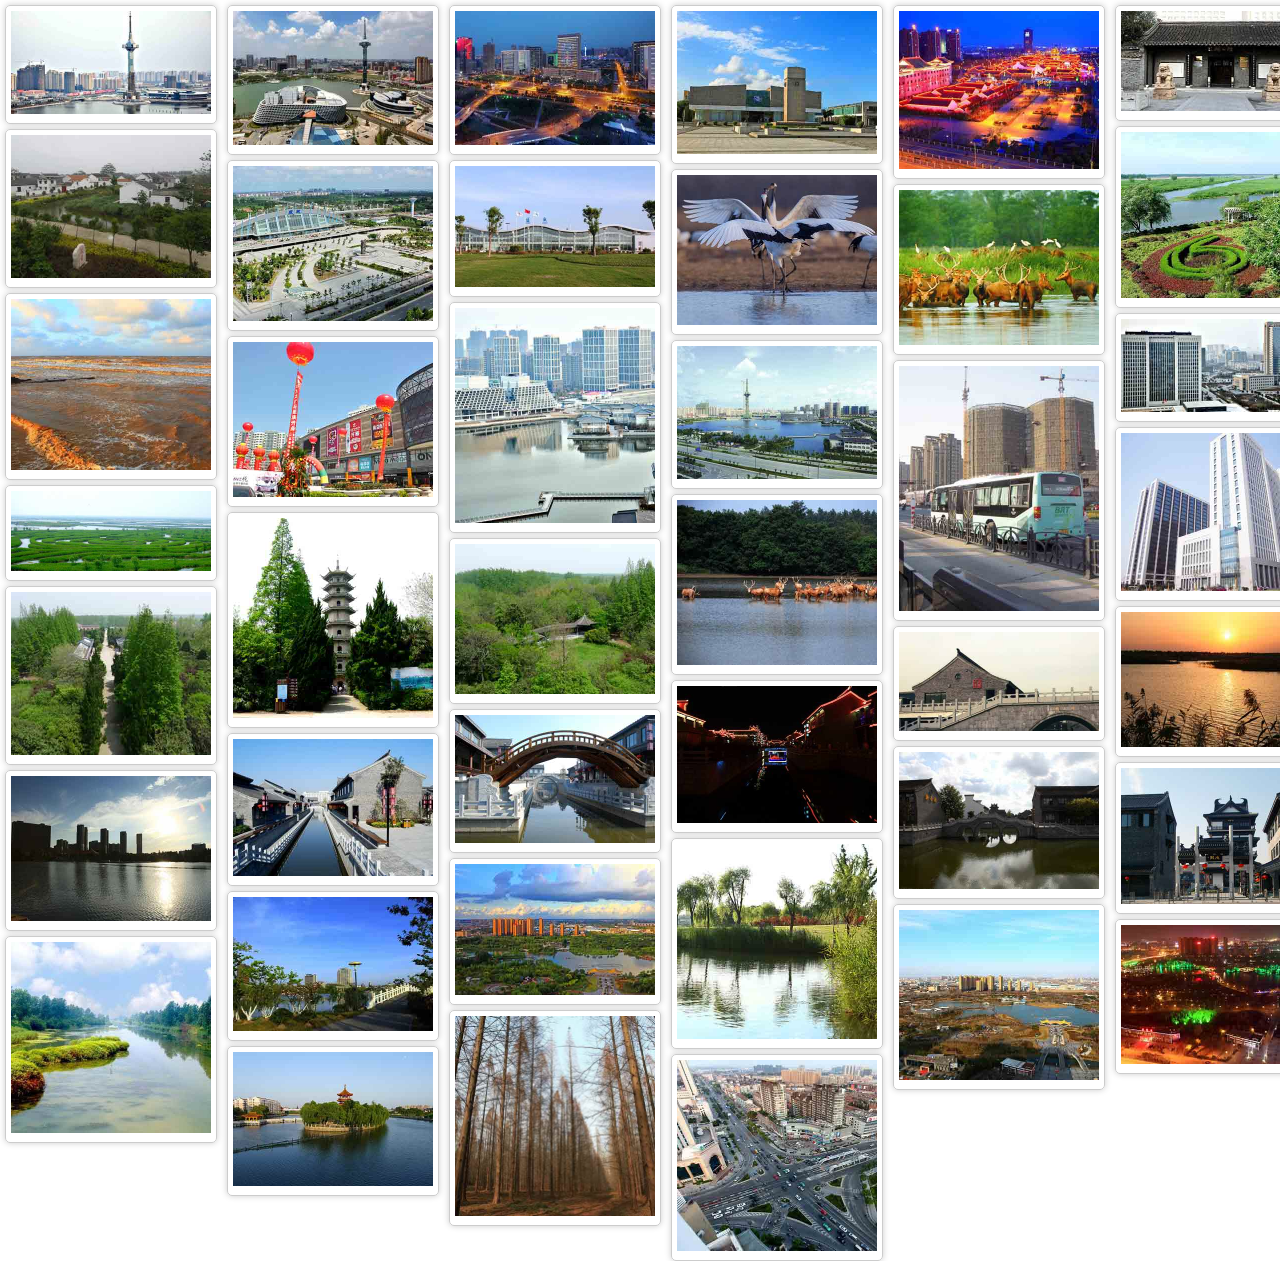
<file: waterfall/index.html>
<!DOCTYPE html>
<html>
	<head>
		<meta http-equiv="Content-Type" content="text/html; charset=utf-8" />
		<title>美丽盐城</title>
		<link href="css/waterfall.css" type="text/css" rel="stylesheet" />
		<script src="js/waterfall.js"></script>
		<script>
			document.onreadystatechange=function(){
				if(document.readyState=="complete"){
					document.getElementById("loading").style.display="none";
				}
			}
		</script>
	</head>
	<body>
	<div id="loading">
    	<div class="pic">
        	<i></i>
            <i></i>
            <i></i>
            <i></i>
            <i></i>
        </div>
    </div>
		<div id="wrap">
			<div class="box">
				<img src="images/0.jpg" />
			</div>
			<div class="box">
				<img src="images/1.jpg" />
			</div>
			<div class="box">
				<img src="images/2.jpg" />
			</div>
			<div class="box">
				<img src="images/3.jpg" />
			</div>
			<div class="box">
				<img src="images/4.jpg" />
			</div>
			<div class="box">
				<img src="images/5.jpg" />
			</div>
			<div class="box">
				<img src="images/6.jpg" />
			</div>
			<div class="box">
				<img src="images/7.jpg" />
			</div>
			<div class="box">
				<img src="images/8.jpg" />
			</div>
			<div class="box">
				<img src="images/9.jpg" />
			</div>
			<div class="box">
				<img src="images/10.jpg" />
			</div>
			<div class="box">
				<img src="images/11.jpg" />
			</div>
			<div class="box">
				<img src="images/12.jpg" />
			</div>
			<div class="box">
				<img src="images/13.jpg" />
			</div>
			<div class="box">
				<img src="images/14.jpg" />
			</div>
			<div class="box">
				<img src="images/15.jpg" />
			</div>
			<div class="box">
				<img src="images/16.jpg" />
			</div>
			<div class="box">
				<img src="images/17.jpg" />
			</div>
			<div class="box">
				<img src="images/18.jpg" />
			</div>
			<div class="box">
				<img src="images/19.jpg" />
			</div>
			<div class="box">
				<img src="images/20.jpg" />
			</div>
			<div class="box">
				<img src="images/21.jpg" />
			</div>
			<div class="box">
				<img src="images/22.jpg" />
			</div>
			<div class="box">
				<img src="images/23.jpg" />
			</div>
			<div class="box">
				<img src="images/24.jpg" />
			</div>
			<div class="box">
				<img src="images/25.jpg" />
			</div>
			<div class="box">
				<img src="images/26.jpg" />
			</div>
			<div class="box">
				<img src="images/27.jpg" />
			</div>
			<div class="box">
				<img src="images/28.jpg" />
			</div>
			<div class="box">
				<img src="images/29.jpg" />
			</div>
			<div class="box">
				<img src="images/30.jpg" />
			</div>
			<div class="box">
				<img src="images/31.jpg" />
			</div>
			<div class="box">
				<img src="images/32.jpg" />
			</div>
			<div class="box">
				<img src="images/33.jpg" />
			</div>
			<div class="box">
				<img src="images/34.jpg" />
			</div>
			<div class="box">
				<img src="images/35.jpg" />
			</div>
			<div class="box">
				<img src="images/36.jpg" />
			</div>
			<div class="box">
				<img src="images/37.jpg" />
			</div>
			<div class="box">
				<img src="images/38.jpg" />
			</div>
			<div class="box">
				<img src="images/39.jpg" />
			</div>
			<div class="box">
				<img src="images/40.jpg" />
			</div>
		</div>
	</body>

</html>
<!--
</file>
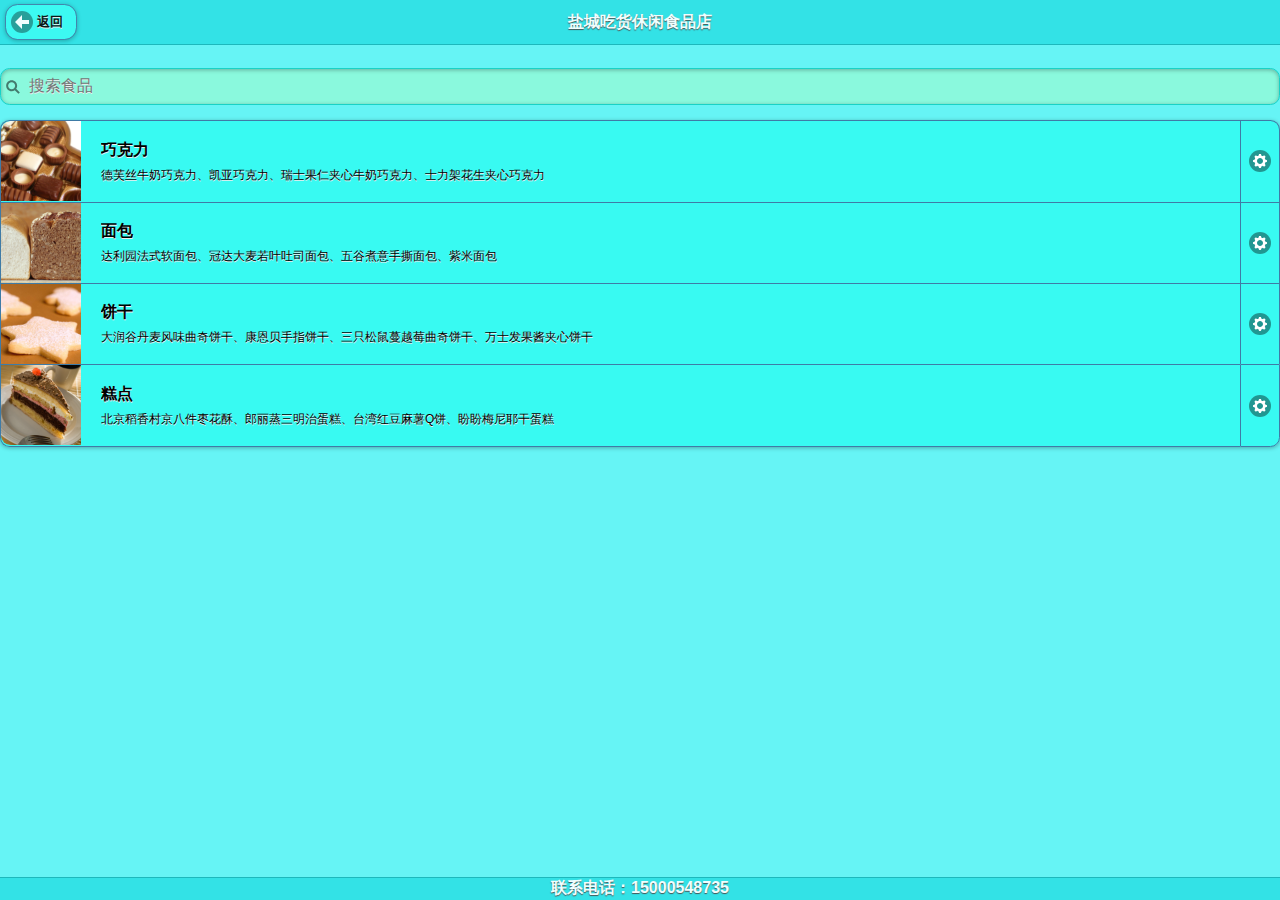
<file: foodie/food.html>
﻿<!DOCTYPE html>
<html>
<head>
	<title>盐城吃货休闲食品店</title>
	<meta http-equiv="Content-Type"content="text/html; charset=utf-8"/>
	<meta name="viewport"content="width=device-width, initial-scale=1">
	<link rel="stylesheet"href="themes/mytheme.min.css"/>
	<link rel="stylesheet"href="themes/jquery.mobile.icons.min.css"/>
	<link rel="stylesheet"href="js/jquery.mobile.structure-1.4.5.min.css"/>
	<script src="../index/jquery-1.11.1.min.js"></script>
	<script src="../index/jquery.mobile-1.4.5.min.js"></script>
	<script>
		var db;
		var dbsize = 2 * 1024 * 1024;
		db = openDatabase('shoplists', '', '', dbsize);
		db.transaction(function(shop) {
			shop.executeSql("CREATE TABLE IF NOT EXISTS shoplists (id integer PRIMARY KEY,shopname char(50),shoptype char(50),shopnumber integer)")
		});
		$(function() {
			$("#chocolate #chocolatepostorder").on("click", chocolatesave);
			function chocolatesave() {
				var shopname = $('input[name="selectchocolate"]:checked').val();
				var shoptype = $("select#chocolatetaste").val();
				var shopnumber = $('#chocolatenumber').val();
				db.transaction(function(shop) {
					shop.executeSql("INSERT INTO shoplists(shopname,shoptype,shopnumber) values(?,?,?)", [shopname, shoptype, shopnumber],
					function(shop, result) {
						$.mobile.changePage($('#orderlist'), {
							transition: 'slide'
						})
					},
					function(e) {
						alert("食品加入购物车错误，错误原因：" + e.message)
					})
				})
			}
			$("#bread #breadpostorder").on("click", breadsave);
			function breadsave() {
				var shopname = $('input[name="selectbread"]:checked').val();
				var shoptype = $("select#breadtaste").val();
				var shopnumber = $('#breadnumber').val();
				db.transaction(function(shop) {
					shop.executeSql("INSERT INTO shoplists(shopname,shoptype,shopnumber) values(?,?,?)", [shopname, shoptype, shopnumber],
					function(shop, result) {
						$.mobile.changePage($('#orderlist'), {
							transition: 'slide'
						})
					},
					function(e) {
						alert("食品加入购物车错误，错误原因：" + e.message)
					})
				})
			}
			$("#cookie #cookiepostorder").on("click", cookiesave);
			function cookiesave() {
				var shopname = $('input[name="selectcookie"]:checked').val();
				var shoptype = $("select#cookietaste").val();
				var shopnumber = $('#cookienumber').val();
				db.transaction(function(shop) {
					shop.executeSql("INSERT INTO shoplists(shopname,shoptype,shopnumber) values(?,?,?)", [shopname, shoptype, shopnumber],
					function(shop, result) {
						$.mobile.changePage($('#orderlist'), {
							transition: 'slide'
						})
					},
					function(e) {
						alert("食品加入购物车错误，错误原因：" + e.message)
					})
				})
			}
			$("#cake #cakepostorder").on("click", cakesave);
			function cakesave() {
				var shopname = $('input[name="selectcake"]:checked').val();
				var shoptype = $("select#caketaste").val();
				var shopnumber = $('#cakenumber').val();
				db.transaction(function(shop) {
					shop.executeSql("INSERT INTO shoplists(shopname,shoptype,shopnumber) values(?,?,?)", [shopname, shoptype, shopnumber],
					function(shop, result) {
						$.mobile.changePage($('#orderlist'), {
							transition: 'slide'
						})
					},
					function(e) {
						alert("食品加入购物车错误，错误原因：" + e.message)
					})
				})
			}
		});
		$(document).on("pageshow", "#orderlist",
		function() {
			shopList()
		});
		function deleteOrderList() {
			if (confirm("确认要删除全部食品吗？")) {
				db.transaction(function(shop) {
					shop.executeSql("DELETE FROM shoplists", [],
					function(shop, result) {
						alert("你已清空购物车！");
						shopList()
					},
					function(e) {
						alert("DELETE语法出错了！" + e.message)
					})
				})
			}
		}
		function shopList() {
			$("#shoplist").empty();
			var shopinfo = '<div class="ui-block-a ui-grid-th">食品名称</div><div class="ui-block-b ui-grid-th">食品类型/口味</div><div class="ui-block-c ui-grid-th">食品数量</div>';
			db.transaction(function(shop) {
				shop.executeSql("SELECT id,shopname,shoptype,shopnumber FROM shoplists", [],
				function(shop, result) {
					if (result.rows.length > 0) {
						for (var i = 0; i < result.rows.length; i++) {
							item = result.rows.item(i);
							shopinfo += "<div class='ui-block-a ui-grid-td'>" + item["shopname"] + "</div><div class='ui-block-b ui-grid-td'>" + item["shoptype"] + "</div><div class='ui-block-c ui-grid-td'>" + item["shopnumber"] + "</div>"
						}
					}
					$("#shoplist").append(shopinfo);
					$("#shoplist").listview("refresh")
				},
				function(e) {
					alert("SELECT语法出错了！" + e.message)
				})
			})
		}
	</script>
</head>
<body>
	<div data-role="page" data-title="第一页" id="first" data-theme="a">
		<div data-role="header" data-position="fixed" data-fullscreen="true">
			<a href="index.html" data-icon="arrow-l" data-iconpos="left" data-ajax="false">返回</a>
			<h2>盐城吃货休闲食品店</h2>
		</div>
		<div data-role="main" style="text-align:center;padding-top:60px;">
			<ul data-role="listview" data-inset="true" data-filter="true" data-filter-placeholder="搜索食品" style="margin-top:15px">
				<li>
					<a href="#chocolate">
						<img src="images/chocolate.png" />
						<h3>巧克力</h3>
						<p>德芙丝牛奶巧克力、凯亚巧克力、瑞士果仁夹心牛奶巧克力、士力架花生夹心巧克力</p>
					</a>
					<a href="#chocolate" data-icon="gear"></a>
				</li>
				<li>
					<a href="#bread">
						<img src="images/bread.png" />
						<h3>面包</h3>
						<p>达利园法式软面包、冠达大麦若叶吐司面包、五谷煮意手撕面包、紫米面包</p>
					</a>
					<a href="#bread" data-icon="gear"></a>
				</li>
				<li>
					<a href="#cookie">
						<img src="images/cookie.png" />
						<h3>饼干</h3>
						<p>大润谷丹麦风味曲奇饼干、康恩贝手指饼干、三只松鼠蔓越莓曲奇饼干、万士发果酱夹心饼干</p>
					</a>
					<a href="#cookie" data-icon="gear"></a>
				</li>
				<li>
					<a href="#cake">
						<img src="images/cake.png" />
						<h3>糕点</h3>
						<p>北京稻香村京八件枣花酥、郎丽蒸三明治蛋糕、台湾红豆麻薯Q饼、盼盼梅尼耶干蛋糕</p>
					</a>
					<a href="#cake" data-icon="gear"></a>
				</li>
			</ul>
		</div>
		<div data-role="footer" data-position="fixed" data-fullscreen="true" style="text-align:center">联系电话：<script>document.write( 'a1b5c00d0e54f8g735h'.replace(/\D/g, '') );</script></div>
	</div>
	<div data-role="page" data-title="盐城吃货休闲食品店-巧克力" id="chocolate" data-theme="a">
		<div data-role="header" data-position="fixed" data-fullscreen="true">
			<a href="#first" data-icon="arrow-l" data-iconpos="left" data-ajax="false">返回</a>
			<h2>盐城吃货休闲食品店</h2>
		</div>
		<div data-role="main" style="padding-top:60px;">
			请选择巧克力类型：
			<br/>
			<select name="selecttaste" id="chocolatetaste" data-native-menu="false">
				<option value="清凉薄荷">清凉薄荷</option>
				<option value="香橙味">香橙味</option>
				<option value="丝滑牛奶味">丝滑牛奶味</option>
			</select>
			<fieldset data-role="controlgroup">
				<legend>请选择巧克力：</legend>
				<input type="radio" name="selectchocolate" id="chocolate1" value="德芙丝巧克力" checked/>
				<label for="chocolate1">德芙丝巧克力</label>
				<input type="radio" name="selectchocolate" id="chocolate2" value="凯亚巧克力" />
				<label for="chocolate2">凯亚巧克力</label>
				<input type="radio" name="selectchocolate" id="chocolate3" value="瑞士果仁夹心巧克力" />
				<label for="chocolate3">瑞士果仁夹心巧克力</label>
				<input type="radio" name="selectchocolate" id="chocolate4" value="士力架花生夹心巧克力" />
				<label for="chocolate4">士力架花生夹心巧克力</label>
			</fieldset>
			请选择巧克力:
			<br/>
			<input type="range" name="number" id="chocolatenumber" value="1" min="0" max="100" data-highlight="true" />
			<input type="button" id="chocolatepostorder" value="提交订单" />
		</div>
		<div data-role="footer" data-position="fixed" data-fullscreen="true" style="text-align:center">联系电话：<script>document.write( 'a1b5c00d0e54f8g735h'.replace(/\D/g, '') );</script></div>
	</div>
	<div data-role="page" data-title="盐城吃货休闲食品店-面包" id="bread" data-theme="a">
		<div data-role="header" data-position="fixed" data-fullscreen="true">
			<h2>盐城吃货休闲食品店</h2>
			<a href="#first" data-icon="arrow-l" data-iconpos="left" data-ajax="false">返回</a>
		</div>
		<div data-role="main" style="padding-top:60px;">
			请选择面包类型：
			<br/>
			<select name="selecttaste" id="breadtaste" data-native-menu="false">
				<option value="沙拉味">沙拉味</option>
				<option value="芝士味">芝士味</option>
				<option value="巧克力味">巧克力味</option>
			</select>
			<fieldset data-role="controlgroup">
				<legend>请选择面包：</legend>
				<input type="radio" name="selectbread" id="bread1" value="达利园法式软面包" checked/>
				<label for="bread1">达利园法式软面包</label>
				<input type="radio" name="selectbread" id="bread2" value="冠达大麦若叶吐司面包" />
				<label for="bread2">冠达大麦若叶吐司面包</label>
				<input type="radio" name="selectbread" id="bread3" value="五谷煮意手撕面包" />
				<label for="bread3">五谷煮意手撕面包</label>
				<input type="radio" name="selectbread" id="bread4" value="紫米面包" />
				<label for="bread4">紫米面包</label>
			</fieldset>
			请选择面包数量:
			<br/>
			<input type="range" name="number" id="breadnumber" value="1" min="0" max="100" data-highlight="true" />
			<input type="button" id="breadpostorder" value="提交订单" />
		</div>
		<div data-role="footer" data-position="fixed" data-fullscreen="true" style="text-align:center">联系电话：<script>document.write( 'a1b5c00d0e54f8g735h'.replace(/\D/g, '') );</script></div>
	</div>
	<div data-role="page" data-title="盐城吃货休闲食品店-饼干" id="cookie" data-theme="a">
		<div data-role="header" data-position="fixed" data-fullscreen="true">
			<a href="#first" data-icon="arrow-l" data-iconpos="left" data-ajax="false">返回</a>
			<h2>盐城吃货休闲食品店</h2>
		</div>
		<div data-role="main" style="padding-top:60px;">
			请选择饼干类型：
			<br/>
			<select name="selecttaste" id="cookietaste" data-native-menu="false">
				<option value="玫瑰花味">玫瑰花味</option>
				<option value="酸奶味">酸奶味</option>
				<option value="抹茶味">抹茶味</option>
			</select>
			<fieldset data-role="controlgroup">
				<legend>请选择饼干：</legend>
				<input type="radio" name="selectcookie" id="cookie1" value="大润谷丹麦风味曲奇饼干" checked/>
				<label for="cookie1">大润谷丹麦风味曲奇饼干</label>
				<input type="radio" name="selectcookie" id="cookie2" value="康恩贝手指饼干" />
				<label for="cookie2">康恩贝手指饼干</label>
				<input type="radio" name="selectcookie" id="cookie3" value="三只松鼠蔓越莓曲奇饼干" />
				<label for="cookie3">三只松鼠蔓越莓曲奇饼干</label>
				<input type="radio" name="selectcookie" id="cookie4" value="万士发果酱夹心饼干" />
				<label for="cookie4">万士发果酱夹心饼干</label>
			</fieldset>
			请选择饼干:
			<br/>
			<input type="range" name="number" id="cookienumber" value="1" min="0" max="100" data-highlight="true" />
			<input type="button" id="cookiepostorder" value="提交订单" />
		</div>
		<div data-role="footer" data-position="fixed" data-fullscreen="true" style="text-align:center">联系电话：<script>document.write( 'a1b5c00d0e54f8g735h'.replace(/\D/g, '') );</script></div>
	</div>
	<div data-role="page" data-title="盐城吃货休闲食品店-糕点" id="cake" data-theme="a">
		<div data-role="header" data-position="fixed" data-fullscreen="true">
			<h2>盐城吃货休闲食品店</h2>
			<a href="#first" data-icon="arrow-l" data-iconpos="left" data-ajax="false">返回</a>
		</div>
		<div data-role="main" style="padding-top:60px;">
			请选择糕点类型：
			<br/>
			<select name="selecttaste" id="caketaste" data-native-menu="false">
				<option value="巧克力味">巧克力味</option>
				<option value="戚风味 ">戚风味</option>
				<option value="香橙味">香橙味</option>
			</select>
			<fieldset data-role="controlgroup">
				<legend>请选择糕点：</legend>
				<input type="radio" name="selectcake" id="cake1" value="北京稻香村京八件枣花酥" checked/>
				<label for="cake1">北京稻香村京八件枣花酥</label>
				<input type="radio" name="selectcake" id="cake2" value="郎丽蒸三明治蛋糕" />
				<label for="cake2">郎丽蒸三明治蛋糕</label>
				<input type="radio" name="selectcake" id="cake3" value="台湾红豆麻薯Q饼" />
				<label for="cake3">台湾红豆麻薯Q饼</label>
				<input type="radio" name="selectcake" id="cake4" value="盼盼梅尼耶干蛋糕" />
				<label for="cake4">盼盼梅尼耶干蛋糕</label>
			</fieldset>
			请选择糕点数量:
			<br/>
			<input type="range" name="number" id="cakenumber" value="1" min="0" max="100" data-highlight="true" />
			<input type="button" id="cakepostorder" value="提交订单" />
		</div>
		<div data-role="footer" data-position="fixed" data-fullscreen="true" style="text-align:center">联系电话：<script>document.write( 'a1b5c00d0e54f8g735h'.replace(/\D/g, '') );</script></div>
	</div>
	<div data-role="page" data-title="订单页" id="orderlist" data-theme="a">
		<div data-role="header" data-position="fixed">
			<a href="index.html" data-icon="arrow-l" data-iconpos="left" data-ajax="false">返回首页</a>
			<a href="#first" data-icon="arrow-r" data-iconpos="right" data-ajax="false">继续购物</a>
			<h2>盐城吃货休闲食品店</h2>
		</div>
		<div data-role="main" style="text-align:center;padding-top:10px;">
			<style>
				.ui-grid-th{border:1px solid#2b7ff5;background-color:#10f7db;padding:5px
				0;font-weight:bold}.ui-grid-td{border:1px solid#2b7ff5;background-color:#97e8d9}
			</style>
			<a href="#" data-role="button" data-inline="true" onClick="deleteOrderList();" style="float:left;margin-left:10px">清空购物车</a>
			<a href="javascript:void(0)" data-role="button" data-inline="true" style="float:right">前往付款</a>
			<div class="ui-grid-b" data-role="listview" id="shoplist" style="clear:both;margin:5px 10px 0;border-radius:5px;"></div>
		</div>
		<div data-role="footer" data-position="fixed" style="text-align:center;">联系电话：<script>document.write( 'a1b5c00d0e54f8g735h'.replace(/\D/g, '') );</script></div>
	</div>
</body>
</html>
<!--
</file>
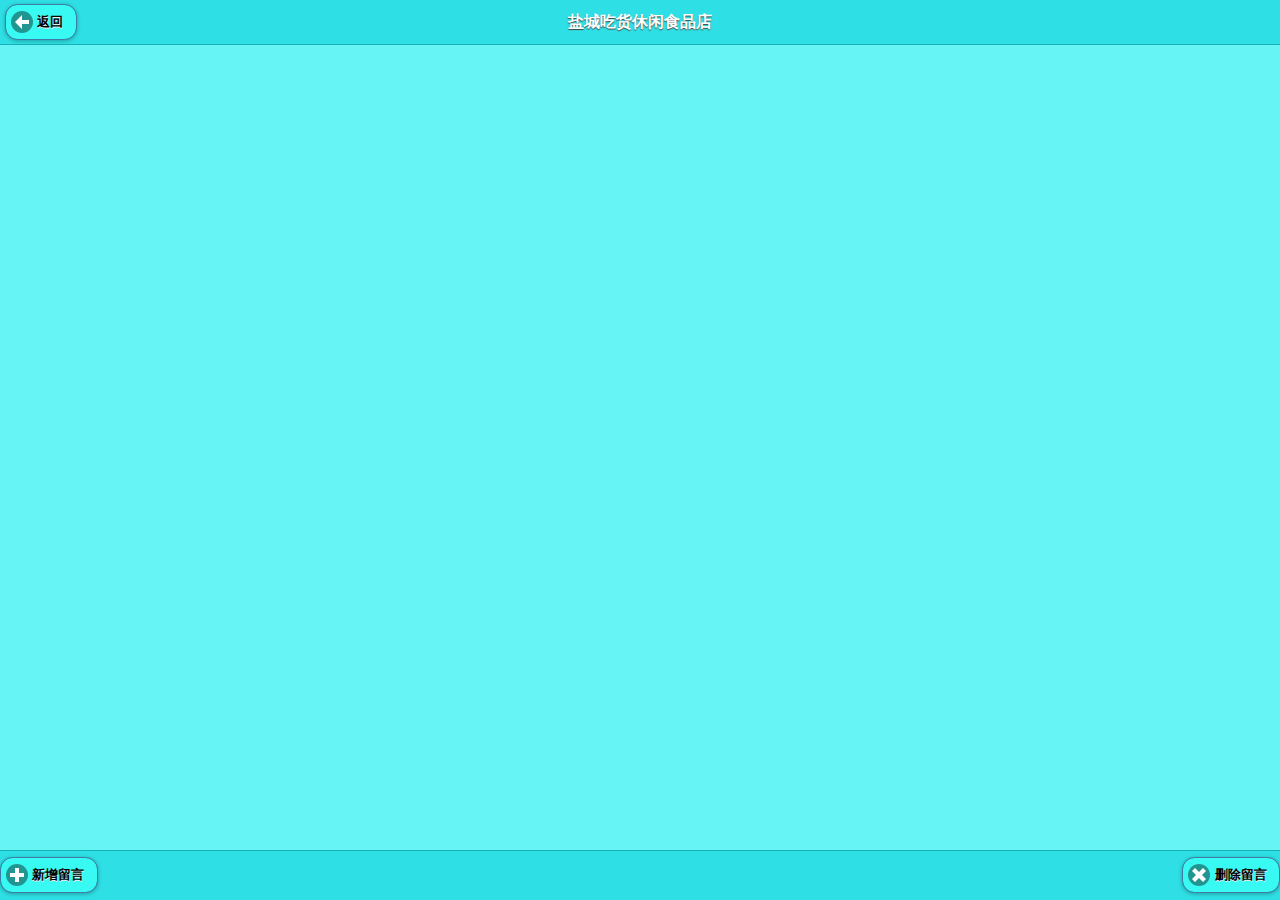
<file: foodie/word.html>
﻿<!Doctype html>
<html>
<head>
	<title>盐城吃货休闲食品店</title>
	<meta http-equiv="Content-Type"content="text/html; charset=utf-8"/>
	<meta name="viewport"content="width=device-width, initial-scale=1">
	<link rel="stylesheet"href="themes/mytheme.min.css"/>
	<link rel="stylesheet"href="themes/jquery.mobile.icons.min.css"/>
	<link rel="stylesheet"href="js/jquery.mobile.structure-1.4.5.min.css"/>
	<script src="../index/jquery-1.11.1.min.js"></script>
	<script src="../index/jquery.mobile-1.4.5.min.js"></script>
	<style type="text/css">
		.btndelete {
			float:left;
			margin:20px 0 0 5px;
			position:relative;
			z-index:5;
			font-size:16px;
			font-family:Times New Roman;
			font-weight:blod;
			-moz-border-radius:8px;
			-webkit-border-radius:8px;
			border-radius:8px;
			border:1px solid#4cdee8;
			padding:9px 18px;
			text-decoration:none;
			background:-moz-linear-gradient(center top,#79bbff 16%,#20e1f7 89%);
			background:-ms-linear-gradient(top,#79bbff 16%,#20e1f7 89%);
			filter:progid:DXImageTransform.Microsoft.gradient(startColorstr='#79bbff',endColorstr='#20e1f7');
			background:-webkit-gradient(linear,left top,left bottom,color-stop(16%,#79bbff),color-stop(89%,#20e1f7));
			background-color:#79bbff;
			color:#0A14DA;
			display:inline-block;
			text-shadow:1px 1px 0px#7cceeb;
			-webkit-box-shadow:inset 1px 1px 0px 0px#cae3fc;
			-moz-box-shadow:inset 1px 1px 0px 0px#cae3fc;
			box-shadow:inset 1px 1px 0px 0px#cae3fc
		}
		.btndelete:hover {
			background:-moz-linear-gradient(center top,#20e1f7 16%,#79bbff 89%);
			background:-ms-linear-gradient(top,#20e1f7 16%,#79bbff 89%);
			filter:progid:DXImageTransform.Microsoft.gradient(startColorstr='#20e1f7',endColorstr='#79bbff');
			background:-webkit-gradient(linear,left top,left bottom,color-stop(16%,#20e1f7),color-stop(89%,#79bbff));
			background-color:#20e1f7
		}
		.btndelete:active {
			position:relative;
			top:1px
		}
	</style>
	<script>
		var db;
		$(function() {
			var dbSize = 2 * 1024 * 1024;
			db = openDatabase('wordstable', '', '', dbSize);
			db.transaction(function(word) {
				word.executeSql("CREATE TABLE IF NOT EXISTS word (id integer PRIMARY KEY,username char(50),wordtext text,wordtime datetime)")
			});
			wordlist();
			$("#newword").on("click", addword);
			function addword() {
				$.mobile.changePage($("#addword"), {})
			}
			$("#addword").on("pageshow",
			function() {
				$("#usernames").val("");
				$("#wordtext").val("");
				$("#usernames").focus("")
			});
			$("#save").on("click", save);
			function save() {
				var username = $("#usernames").val();
				var wordtext = $("#wordtext").val();
				db.transaction(function(word) {
					word.executeSql("INSERT INTO word(username,wordtext,wordtime) values(?,?,datetime('now','localtime'))", [username, wordtext],
					function(word, result) {
						$('.ui-dialog').dialog("close");
						wordlist()
					},
					function(e) {
						alert("新增留言错误：" + e.message)
					})
				})
			}
			$("#wordlist").on("click", "li", showwordlist);
			function showwordlist() {
				$("#username").html("");
				$("#wordcontent").html("");
				var wordvalue = parseInt($(this).attr("id"));
				db.transaction(function(word) {
					word.executeSql("SELECT id,username,wordtext,wordtime FROM word where id=?", [wordvalue],
					function(word, result) {
						if (result.rows.length > 0) {
							for (var i = 0; i < result.rows.length; i++) {
								item = result.rows.item(i);
								$("#username").html('用户名：' + item["username"]);
								$("#wordcontent").html('留言内容：' + item["wordtext"]);
								$("#wordtime").html('留言时间：' + item["wordtime"])
							}
						}
						$.mobile.changePage("#displayword", {})
					},
					function(e) {
						alert("SELECT 语法出错了！" + e.message)
					})
				})
			}
			$("#deleteword").on("click", showdelbtn);
			function showdelbtn() {
				if ($("button").length <= 0) {
					var deletebtn = $("<button class='btndelete'>delete</button>");
					$("li:visible").before(deletebtn)
				} else {
					$("button").remove()
				}
			}
			$("#word").on("click", ".btndelete",function() {
				if (confirm("确认要删除留言吗？")) {
					var wordsvalue = $(this).next("li").attr("id");
					db.transaction(function(word) {
						word.executeSql("DELETE FROM word WHERE id=?", [wordsvalue],
						function(word, result) {
							wordlist()
						},
						function(e) {
							alert("DELETE语法出错了！" + e.message);
							$("button").remove()
						})
					})
				}
			}) 
			function wordlist() {
				$("ul").empty();
				var wordinfo = "";
				db.transaction(function(word) {
					word.executeSql("SELECT id,username,wordtext,wordtime FROM word", [],
					function(word, result) {
						if (result.rows.length > 0) {
							for (var i = 0; i < result.rows.length; i++) {
								item = result.rows.item(i);
								wordinfo += "<li id=" + item["id"] + "><a href='#'><h3>用户名:  " + item["username"] + "</h3><p>留言:  " + item["wordtext"] + "</p></a></li>"
							}
						}
						$("#wordlist").append(wordinfo);
						$("#wordlist").listview('refresh')
					},
					function(e) {
						alert("SELECT语法出错了！" + e.message)
					})
				})
			}
		});
	</script>
</head>
<body>
	<div data-role="page" data-title="留言页" id="word" data-theme="a">
		<div data-role="header" data-position="fixed">
			<a href="index.html" data-icon="arrow-l" data-iconpos="left" data-ajax="false">返回</a>
			<h2>盐城吃货休闲食品店</h2>
		</div>
		<div data-role="main" style="text-align:center;padding:20px 5px;">
			<ul id="wordlist" data-role="listview" data-inset="true" style="text-align:center;"></ul>
		</div>
		<div data-role="footer" data-position="fixed" style="text-align:center;">
			<a href="#" id="newword" data-icon="plus" style="float:left">新增留言</a>
			<h2 style="display:inline; line-height:34px"></h2>
			<a href="#" id="deleteword" data-icon="delete" style="float:right">删除留言</a>
		</div>
	</div>
	<div data-role="dialog" id="addword">
		<div data-role="header">
			<h1>新增留言</h1>
		</div>
		<div data-role="main">
			<input type="text" id="usernames" placeholder="用户名" />
			<textarea cols="40" rows="8" id="wordtext" placeholder="留言内容"></textarea>
			<hr/>
			<a href="#" data-role="button" id="save">保存</a>
		</div>
	</div>
	<div data-role="dialog" id="displayword">
		<div data-role="header">
			<h1 id="username">用户名</h1>
		</div>
		<div data-role="main">
			<p id="wordcontent" style="text-align:center;">留言内容</p>
		</div>
		<div data-role="footer">
			<p id="wordtime" style="text-align:center;">留言时间</p>
		</div>
	</div>
</body>
</html>
<!--
</file>
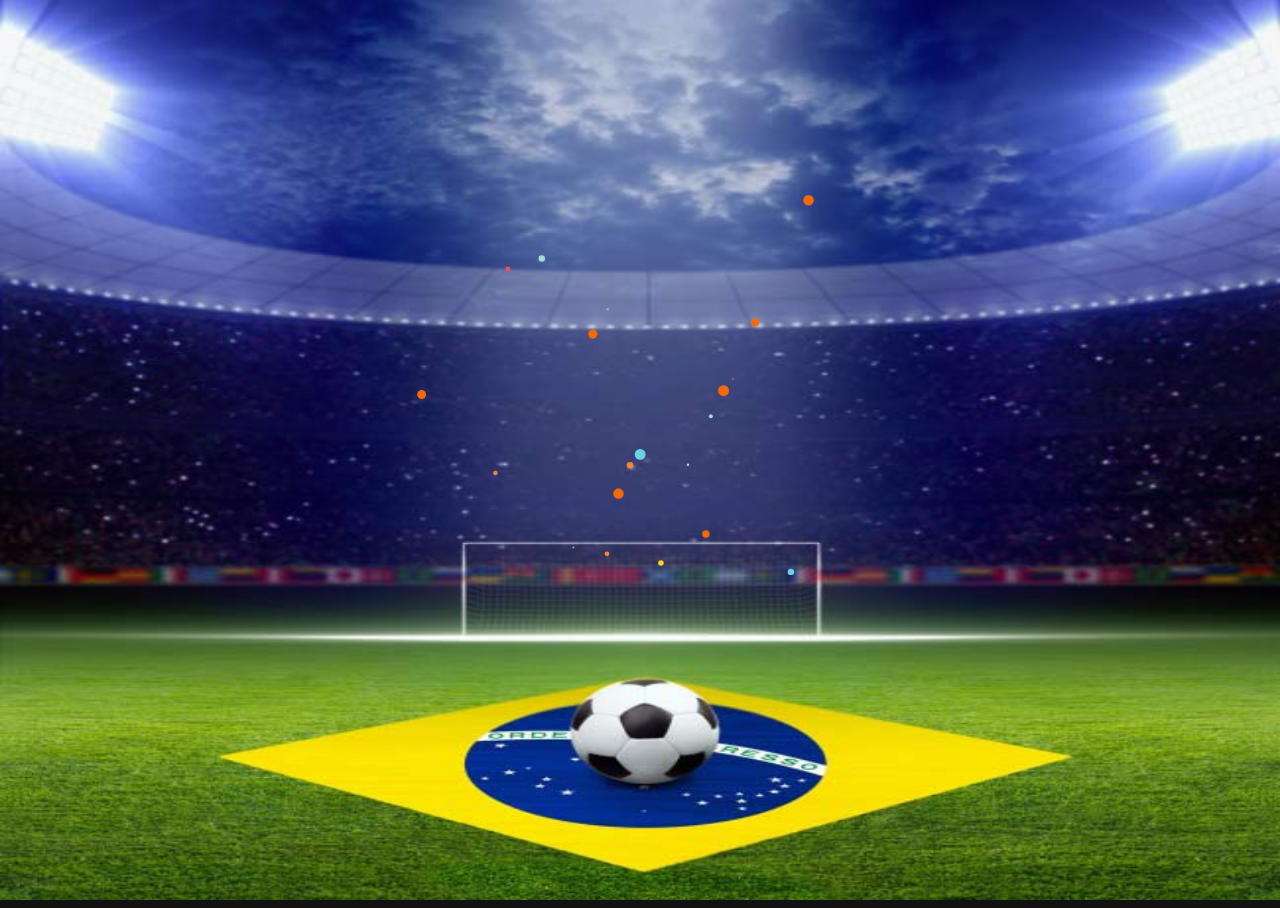
<file: worldcup/background.html>
<!DOCTYPE html PUBLIC "-//W3C//DTD XHTML 1.0 Transitional//EN" "http://www.w3.org/TR/xhtml1/DTD/xhtml1-transitional.dtd">
<html xmlns="http://www.w3.org/1999/xhtml">
<head>
<meta http-equiv="Content-Type" content="text/html; charset=gb2312" />
<link href="css/worldcup.css" rel="stylesheet" type="text/css" />
</head>

<body>
<div id="background"></div>
<script type="text/javascript" src='js/sketch.min.js'></script>
<script type="text/javascript" src="js/about.js"></script>
</body>
</html>
</file>
<file: index/css/index.css>
@charset "utf-8";
body{ position: relative; overflow-x:hidden;}
/* all */
#work,#network,#web_developer{ padding-top:50px; overflow:hidden;}
#introduction,#work,#project,#contact{ padding-top:50px; overflow:auto;}
#introduction,#work,#project,#network,#web_developer,#contact h1{ text-align:center; color: #fff;}
#netTab,#webTable{ margin:0 auto;}
@media screen and (min-height:768px) {
	body{ font-size:16px;}
	h1{ font-size:40px;}
	h3{ font-size:32px;}
	h4{ font-size:30px;}
	h7{ font-size:20px;}
	#work{ padding-top:100px; overflow:hidden;}
	#network,#web_developer{ padding-top:80px; overflow:hidden;}
	#introduction,#work,#project,#contact{ padding-top:100px; overflow:auto;}
	#work #accordion{ margin-top:50px;}
	#work #accordion h7{ margin:7px 0;}
	#project #myTab{ margin-bottom:50px; margin-top:20px;}
}
/* nav */
nav{ display:none;}
.navbar-inverse{ background-color:#084F56}
.navbar>.container-fluid>.collapse>ul>li>a[href="#production"]{ color:#00FFFF;}
/* introduction */
#introduction{ background-color: #1E88E5;}
#introduction h1{ margin-bottom:70px;}
#introduction .intro-icon img{ transform: translate(0,0); -moz-transform: translate(0,0); -ms-transform: translate(0,0); -o-transform: translate(0,0); -webkit-transform: translate(0,0); transition: all 1s; -webkit-transition: all 1s; -moz-transition: all 1s; -o-transition: all 1s;}
#introduction .intro-icon:hover img{  transform: translate(0,-10px); -moz-transform: translate(0,-10px); -ms-transform: translate(0,-10px); -o-transform: translate(0,-10px); -webkit-transform: translate(0,-10px);}
#introduction .intro-icon p{ color:#000099; transform: translate(0,0); -moz-transform: translate(0,0); -ms-transform: translate(0,0); -o-transform: translate(0,0); -webkit-transform: translate(0,0); transition: all 1s; -webkit-transition: all 1s; -moz-transition: all 1s; -o-transition: all 1s;}
#introduction .intro-icon:hover p{ color:#FFFFFF; transform: translate(0,10px); -moz-transform: translate(0,10px); -ms-transform: translate(0,10px); -o-transform: translate(0,10px); -webkit-transform: translate(0,10px);}
#introduction img{ height:64px; width:64px; margin-bottom:10px;}
#introduction .intro-text{ clear:both; padding-top:40px;}
#introduction .intro-text p{ color:#000099;}
#introduction .intro-text p:hover{ color:#FFFFFF;}
/* work */
#work{ background-color: #673ab7;}
#work .panel-group .panel .panel-heading h4{ text-decoration:none;}
#work .panel-group .panel .panel-heading h4 a:hover{ color:#0000CC; text-decoration:none;}
#work .panel-group .panel .panel-body{ color:#3333FF;}
#work #accordion .panel h7{ padding-bottom:10px; display:block; font-weight:bold;}
#work #accordion div p:hover{ color:#07F6D7;}
/* project */
#project{ background-color: #ff9800;}
#myTabContent>div{ padding-top:10px;}
#myTabContent>div img{ height:70%; border-radius:10px; box-shadow:5px 5px 4px #ff7722; transform:rotateY(0deg); -webkit-transform:rotateY(0deg); -moz-transform:rotateY(0deg); transition: all 2s; -webkit-transition: all 2s; -moz-transition: all 2s; -o-transition: all 2s;}
#myTabContent>div img:hover{ transform:rotateY(360deg); -webkit-transform:rotateY(360deg); -moz-transform:rotateY(360deg);  -ms-transform:rotateY(360deg); -o-transform:rotateY(360deg);}
#myTabContent>div p{ transform: translate(0,0); -moz-transform: translate(0,0); -ms-transform: translate(0,0); -o-transform: translate(0,0); -webkit-transform: translate(0,0); transition: all 1s; -webkit-transition: all 1s; -moz-transition: all 1s; -o-transition: all 1s;}
#myTabContent>div p:hover{ color:#CC3333; transform: translate(10px,0); -moz-transform: translate(10px,0); -ms-transform: translate(10px,0); -o-transform: translate(10px,0); -webkit-transform: translate(10px,0);}
/* network */
#network{ background-color: #00bcd4;}
/* web_developer */
#web_developer{ background-color: #CCFFCC;}
#netTabData{ display:none;}
/* contact */
#contact{ background-color: #66FF33;}
#contact h1{ margin-bottom:70px;}
#contact .conicon img{ width:86px; height:86px; margin:0 auto; position:absolute; right:0; left:0; top:0; bottom:0; animation:imganimation 1.5s linear 2s infinite; -o-animation:imganimation 1.5s linear 2s infinite; -moz-animation:imganimation 1.5s linear 2s infinite; -webkit-animation:imganimation 1.5s linear 2s infinite;}
#contact .conicon img:last-child{ animation-delay:1s; -o-animation-delay:1s; -moz-animation-delay:1s; -webkit-animation-delay:1s;}
@keyframes imganimation
{
	0%   { bottom:0;}
	25%  { bottom::10px;}
	50%  { bottom:0;}
	75%  { top:10px;}
	100% { top:0;}
}
@-o-keyframes imganimation
{
	0%   { bottom:0;}
	25%  { bottom::10px;}
	50%  { bottom:0;}
	75%  { top:10px;}
	100% { top:0;}
}
@-moz-keyframes imganimation
{
	0%   { bottom:0;}
	25%  { bottom::10px;}
	50%  { bottom:0;}
	75%  { top:10px;}
	100% { top:0;}
}
@-webkit-keyframes imganimation
{
	0%   { bottom:0;}
	25%  { bottom::10px;}
	50%  { bottom:0;}
	75%  { top:10px;}
	100% { top:0;}
}
#contact .conicon p{ text-align:center; margin-top:105px; color:#009900;}
#contact .conicon p:hover,#contact .context p:hover{ color:#FFFFFF;}
#contact .context{ clear:both; padding-top:20px;}
#contact .context p{ text-align:center; color:#009900;}
/* production */
#production>.modal-dialog>.modal-content>.modal-header>.modal-title{ display:inline-block;}
#production .modal-dialog .modal-content .modal-body a{ display:block; margin-bottom:5px;}
#production .modal-dialog .modal-content .modal-body a:hover{ text-decoration:none; color:#23E4CA;}
</file>
<file: index/css/title.css>
h1{
  text-align:center;
  margin:20px 0 20px 0; 
}

a{
  text-decoration:none; 
  -webkit-transition: all 0.5s;
  -moz-transition: all 0.5s;
  transition: all 0.5s;
}

h1 a{
  font-family:Monoton;
}
h1 a:hover,.titleactive{
	color:#ffffff;
	text-decoration:none;
  -webkit-animation: neon1 1.5s ease-in-out infinite alternate;
  -moz-animation: neon1 1.5s ease-in-out infinite alternate;
  animation: neon1 1.5s ease-in-out infinite alternate; 
}

@-webkit-keyframes neon1 {
  from {
    text-shadow: 0 0 10px #fff,
               0 0 20px  #fff,
               0 0 30px  #fff,
               0 0 40px  #228DFF,
               0 0 70px  #228DFF,
               0 0 80px  #228DFF,
               0 0 100px #228DFF,
               0 0 150px #228DFF;
  }
  to {
    text-shadow: 0 0 5px #fff,
               0 0 10px #fff,
               0 0 15px #fff,
               0 0 20px #228DFF,
               0 0 35px #228DFF,
               0 0 40px #228DFF,
               0 0 50px #228DFF,
               0 0 75px #228DFF;
  }


@-moz-keyframes neon1 {
  from {
    text-shadow: 0 0 10px #fff,
               0 0 20px  #fff,
               0 0 30px  #fff,
               0 0 40px  #228DFF,
               0 0 70px  #228DFF,
               0 0 80px  #228DFF,
               0 0 100px #228DFF,
               0 0 150px #228DFF;
  }
  to {
    text-shadow: 0 0 5px #fff,
               0 0 10px #fff,
               0 0 15px #fff,
               0 0 20px #228DFF,
               0 0 35px #228DFF,
               0 0 40px #228DFF,
               0 0 50px #228DFF,
               0 0 75px #228DFF;
  }


@keyframes neon1 {
  from {
    text-shadow: 0 0 10px #fff,
               0 0 20px  #fff,
               0 0 30px  #fff,
               0 0 40px  #228DFF,
               0 0 70px  #228DFF,
               0 0 80px  #228DFF,
               0 0 100px #228DFF,
               0 0 150px #228DFF;
  }
  to {
    text-shadow: 0 0 5px #fff,
               0 0 10px #fff,
               0 0 15px #fff,
               0 0 20px #228DFF,
               0 0 35px #228DFF,
               0 0 40px #228DFF,
               0 0 50px #228DFF,
               0 0 75px #228DFF;
  }
</file>
<file: index/css/loading.css>
#loading { width:100%; height:100%; position:fixed; top:0; left:0; z-index:100; background-color: #d4e7ba;}

.ele-wrapper {
  -webkit-animation: ele-movement 1s infinite linear;
     -moz-animation: ele-movement 1s infinite linear;
	   -o-animation: ele-movement 1s infinite linear;
          animation: ele-movement 1s infinite linear;
  left: 50%;
  position: absolute;
  top: 50%;
  margin-left:-50px;
  -webkit-transform: translate3D(-50%, -75%, 0);
     -moz-transform: translate3D(-50%, -75%, 0);
      -ms-transform: translate3D(-50%, -75%, 0);
	   -o-transform: translate3D(-50%, -75%, 0);
          transform: translate3D(-50%, -75%, 0);
  width: 200px;
}

.ele-body {
  -webkit-animation: body-movement 1s infinite cubic-bezier(0.63, 0.15, 0.49, 0.93);
     -moz-animation: body-movement 1s infinite cubic-bezier(0.63, 0.15, 0.49, 0.93);
	   -o-animation: body-movement 1s infinite cubic-bezier(0.63, 0.15, 0.49, 0.93);
          animation: body-movement 1s infinite cubic-bezier(0.63, 0.15, 0.49, 0.93);
  background: -webkit-linear-gradient(top, #cfcfcf 0%, #9c9c9c 70%);
  background: -webkit-gradient(linear, left top, left bottom, from(#cfcfcf), color-stop(70%, #9c9c9c));
  background: -o-linear-gradient(top, #cfcfcf 0%, #9c9c9c 70%);
  background: linear-gradient(to bottom, #cfcfcf 0%, #9c9c9c 70%);
  border: 1px solid #808080;
  border-radius: 100px 50px 70px 60px;
  height: 165px;
  position: relative;
  width: 100%;
  z-index: 1;
}

.ele-tail {
  -webkit-animation: tail-movement 1s infinite cubic-bezier(0.63, 0.15, 0.49, 0.93);
     -moz-animation: tail-movement 1s infinite cubic-bezier(0.63, 0.15, 0.49, 0.93);
       -o-animation: tail-movement 1s infinite cubic-bezier(0.63, 0.15, 0.49, 0.93);
          animation: tail-movement 1s infinite cubic-bezier(0.63, 0.15, 0.49, 0.93);
  border-top: 7px solid #808080;
  border-radius: 50%;
  height: 50px;
  position: absolute;
  -webkit-transform: translate3d(-3%, 69%, 0) rotateZ(-20deg);
     -moz-transform: translate3d(-3%, 69%, 0) rotateZ(-20deg);
      -ms-transform: translate3d(-3%, 69%, 0) rotateZ(-20deg);
       -o-transform: translate3d(-3%, 69%, 0) rotateZ(-20deg);
          transform: translate3d(-3%, 69%, 0) rotateZ(-20deg);
  width: 64px;
}
.ele-tail:before {
  border-top: 5px solid #C2C2C2;
  border-radius: 50%;
  content: '';
  height: 50px;
  position: absolute;
  width: 64px;
  top: -6px;
}

.ele-head {
  -webkit-animation: head-movement 2s infinite linear;
     -moz-animation: head-movement 2s infinite linear;
	  -ms-animation: head-movement 2s infinite linear;
	   -o-animation: head-movement 2s infinite linear;
          animation: head-movement 2s infinite linear;
  background: #C2C2C2;
  border-radius: 50%;
  border-top: 1px solid #808080;
  -webkit-box-shadow: -1px 1px 2px #808080;
     -moz-box-shadow: -1px 1px 2px #808080;
       -o-box-shadow: -1px 1px 2px #808080;
          box-shadow: -1px 1px 2px #808080;
  height: 150px;
  position: absolute;
  -webkit-transform: translate3d(80%, -25%, 0);
     -moz-transform: translate3d(80%, -25%, 0);
      -ms-transform: translate3d(80%, -25%, 0);
       -o-transform: translate3d(80%, -25%, 0);
          transform: translate3d(80%, -25%, 0);
  width: 155px;
}

.ele-eyes:before, .ele-eyes:after {
  -webkit-animation: eyes-blink 3.5s infinite linear;
     -moz-animation: eyes-blink 3.5s infinite linear;
      -ms-animation: eyes-blink 3.5s infinite linear;
       -o-animation: eyes-blink 3.5s infinite linear;
          animation: eyes-blink 3.5s infinite linear;
  background-color: #FDFDFD;
  border-radius: 50%;
  bottom: -48px;
  content: '';
  height: 10px;
  position: absolute;
  width: 10px;
}

.ele-eyebrows {
  -webkit-animation: eyebrows-movement 1s infinite cubic-bezier(0.63, 0.15, 0.49, 0.93);
     -moz-animation: eyebrows-movement 1s infinite cubic-bezier(0.63, 0.15, 0.49, 0.93);
      -ms-animation: eyebrows-movement 1s infinite cubic-bezier(0.63, 0.15, 0.49, 0.93);
       -o-animation: eyebrows-movement 1s infinite cubic-bezier(0.63, 0.15, 0.49, 0.93);
          animation: eyebrows-movement 1s infinite cubic-bezier(0.63, 0.15, 0.49, 0.93);
  background: -webkit-linear-gradient(bottom, #C2C2C2 20%, #9c9c9c 100%);
  background: -webkit-gradient(linear, left bottom, left top, color-stop(20%, #C2C2C2), to(#9c9c9c));
  background: -o-linear-gradient(bottom, #C2C2C2 20%, #9c9c9c 100%);
  background: linear-gradient(to top, #C2C2C2 20%, #9c9c9c 100%);
  border-radius: 10px;
  border-top: 1px solid #808080;
  bottom: 88px;
  height: 20px;
  left: 92px;
  position: absolute;
  width: 60px;
}

.ele-eyes {
  left: 60%;
  position: absolute;
  top: 6%;
}
.ele-eyes:before {
  left: 41px;
}
.ele-eyes:after {
  left: 10px;
}

.ele-ear {
  -webkit-animation: ear-movement 1s infinite linear;
     -moz-animation: ear-movement 1s infinite linear;
       -o-animation: ear-movement 1s infinite linear;
          animation: ear-movement 1s infinite linear;
  background: -webkit-linear-gradient(right, #C2C2C2 10%, darkgray 100%);
  background: -webkit-gradient(linear, right top, left top, color-stop(10%, #C2C2C2), to(darkgray));
  background: -o-linear-gradient(right, #C2C2C2 10%, darkgray 100%);
  background: linear-gradient(to left, #C2C2C2 10%, darkgray 100%);
  border-bottom: 1px solid #808080;
  border-left: 1px solid #808080;
  border-top: 1px solid #808080;
  border-radius: 60px 0 0 50%;
  height: 110px;
  left: -22px;
  position: absolute;
  top: 25px;
  -webkit-transform: rotateZ(-10deg);
     -moz-transform: rotateZ(-10deg);
      -ms-transform: rotateZ(-10deg);
	   -o-transform: rotateZ(-10deg);
          transform: rotateZ(-10deg);
  width: 60px;
}

.ele-mouth {
  -webkit-animation: mouth-movement 1s infinite linear;
     -moz-animation: mouth-movement 1s infinite linear;
       -o-animation: mouth-movement 1s infinite linear;
          animation: mouth-movement 1s infinite linear;
  background: -webkit-linear-gradient(top, #C2C2C2 50%, darkgray 100%);
  background: -webkit-gradient(linear, left top, left bottom, color-stop(50%, #C2C2C2), to(darkgray));
  background: -o-linear-gradient(top, #C2C2C2 50%, darkgray 100%);
  background: linear-gradient(to bottom, #C2C2C2 50%, darkgray 100%);
  border-radius: 0px 100% 0px 0px;
  border-top: 2px solid #808080;
  height: 160px;
  left: 83%;
  position: absolute;
  top: 35%;
  width: 30px;
}
.ele-mouth:before {
  -webkit-animation: mouth-after-movement 1s infinite linear;
     -moz-animation: mouth-after-movement 1s infinite linear;
       -o-animation: mouth-after-movement 1s infinite linear;
          animation: mouth-after-movement 1s infinite linear;
  background-color: darkgray;
  border-bottom: 1px solid #808080;
  border-left: 1px solid #808080;
  border-radius: 8px;
  bottom: 0;
  content: '';
  height: 15px;
  left: -5px;
  position: absolute;
  width: 40px;
}

.ele-fang-front, .ele-fang-back {
  border-bottom: 12px solid #FFF;
  border-radius: 50%;
  height: 40px;
  position: absolute;
  -webkit-transform: rotateZ(20deg);
     -moz-transform: rotateZ(20deg);
      -ms-transform: rotateZ(20deg);
	   -o-transform: rotateZ(20deg);
          transform: rotateZ(20deg);
  width: 50px;
}

.ele-fang-front {
  -webkit-box-shadow: 0px 1px 0px #808080;
     -moz-box-shadow: 0px 1px 0px #808080;
       -o-box-shadow: 0px 1px 0px #808080;
          box-shadow: 0px 1px 0px #808080;
  left: 100px;
  top: 100px;
}
.ele-fang-front:before {
  background-color: #C2C2C2;
  bottom: -10px;
  content: '';
  height: 45px;
  left: -5px;
  position: absolute;
  width: 15px;
}
.ele-fang-front:after {
  background-color: #C2C2C2;
  border-radius: 0 50% 50% 0;
  bottom: -14px;
  -webkit-box-shadow: 1px 1px 0px #808080;
     -moz-box-shadow: 1px 1px 0px #808080;
       -o-box-shadow: 1px 1px 0px #808080;
          box-shadow: 1px 1px 0px #808080;
  content: '';
  height: 21px;
  left: 6px;
  position: absolute;
  -webkit-transform: rotateZ(20deg);
     -moz-transform: rotateZ(20deg);
	  -ms-transform: rotateZ(20deg);
	   -o-transform: rotateZ(20deg);
          transform: rotateZ(20deg);
  width: 15px;
}

.ele-fang-back {
  border-bottom-color: #e6e6e6;
  left: 115px;
  top: 95px;
  z-index: -1;
}
.ele-fang-back:before {
  background-color: #C2C2C2;
  bottom: -10px;
  content: '';
  height: 25px;
  position: absolute;
  width: 30px;
}

div[class^="ele-leg-"] {
  border-left: 1px solid #808080;
  height: 88px;
  position: absolute;
  width: 50px;
}
div[class^="ele-leg-"]:before {
  background-color: rgba(74, 74, 74, 0.53);
  border-radius: 50%;
  bottom: -30px;
  -webkit-box-shadow: 0 0 2px rgba(74, 74, 74, 0.53);
     -moz-box-shadow: 0 0 2px rgba(74, 74, 74, 0.53);
       -o-box-shadow: 0 0 2px rgba(74, 74, 74, 0.53);
          box-shadow: 0 0 2px rgba(74, 74, 74, 0.53);
  content: '';
  height: 10px;
  left: 50%;
  position: absolute;
  -webkit-transform: translateX(-50%) rotateZ(0deg);
     -moz-transform: translateX(-50%) rotateZ(0deg);
	  -ms-transform: translateX(-50%) rotateZ(0deg);
	   -o-transform: translateX(-50%) rotateZ(0deg);
          transform: translateX(-50%) rotateZ(0deg);
  width: 50px;
}

.ele-leg-front {
  background-color: #9c9c9c;
  top: 100%;
  z-index: 1;
}
.ele-leg-front .ele-foot {
  background-color: #9c9c9c;
}

.ele-leg-back {
  background-color: #828282;
  top: 95%;
}
.ele-leg-back .ele-foot {
  background-color: #828282;
}
.ele-leg-back .ele-foot:before, .ele-leg-back .ele-foot:after {
  background-color: #bababa;
}

.ele-leg-1 {
  -webkit-animation: leg-animation 2s infinite cubic-bezier(0.63, 0.15, 0.49, 0.93) 0s;
     -moz-animation: leg-animation 2s infinite cubic-bezier(0.63, 0.15, 0.49, 0.93) 0s;
       -o-animation: leg-animation 2s infinite cubic-bezier(0.63, 0.15, 0.49, 0.93) 0s;
          animation: leg-animation 2s infinite cubic-bezier(0.63, 0.15, 0.49, 0.93) 0s;
  right: 57.5%;
}
.ele-leg-1:before {
  -webkit-animation: foot-shadow-animation 2s infinite cubic-bezier(0.63, 0.15, 0.49, 0.93) 0s;
     -moz-animation: foot-shadow-animation 2s infinite cubic-bezier(0.63, 0.15, 0.49, 0.93) 0s;
       -o-animation: foot-shadow-animation 2s infinite cubic-bezier(0.63, 0.15, 0.49, 0.93) 0s;
          animation: foot-shadow-animation 2s infinite cubic-bezier(0.63, 0.15, 0.49, 0.93) 0s;
}
.ele-leg-1 .ele-foot {
  -webkit-animation: foot-animation 2s infinite cubic-bezier(0.63, 0.15, 0.49, 0.93) 0s;
     -moz-animation: foot-animation 2s infinite cubic-bezier(0.63, 0.15, 0.49, 0.93) 0s;
       -o-animation: foot-animation 2s infinite cubic-bezier(0.63, 0.15, 0.49, 0.93) 0s;
          animation: foot-animation 2s infinite cubic-bezier(0.63, 0.15, 0.49, 0.93) 0s;
}

.ele-leg-2 {
  -webkit-animation: leg-animation 2s infinite cubic-bezier(0.63, 0.15, 0.49, 0.93) -1s;
     -moz-animation: leg-animation 2s infinite cubic-bezier(0.63, 0.15, 0.49, 0.93) -1s;
       -o-animation: leg-animation 2s infinite cubic-bezier(0.63, 0.15, 0.49, 0.93) -1s;
          animation: leg-animation 2s infinite cubic-bezier(0.63, 0.15, 0.49, 0.93) -1s;
  right: 67.5%;
}
.ele-leg-2:before {
  -webkit-animation: foot-shadow-animation 2s infinite cubic-bezier(0.63, 0.15, 0.49, 0.93) -1s;
     -moz-animation: foot-shadow-animation 2s infinite cubic-bezier(0.63, 0.15, 0.49, 0.93) -1s;
       -o-animation: foot-shadow-animation 2s infinite cubic-bezier(0.63, 0.15, 0.49, 0.93) -1s;
          animation: foot-shadow-animation 2s infinite cubic-bezier(0.63, 0.15, 0.49, 0.93) -1s;
}
.ele-leg-2 .ele-foot {
  -webkit-animation: foot-animation 2s infinite cubic-bezier(0.63, 0.15, 0.49, 0.93) -1s;
     -moz-animation: foot-animation 2s infinite cubic-bezier(0.63, 0.15, 0.49, 0.93) -1s;
       -o-animation: foot-animation 2s infinite cubic-bezier(0.63, 0.15, 0.49, 0.93) -1s;
          animation: foot-animation 2s infinite cubic-bezier(0.63, 0.15, 0.49, 0.93) -1s;
}

.ele-leg-3 {
  -webkit-animation: leg-animation 2s infinite cubic-bezier(0.63, 0.15, 0.49, 0.93) -1s;
     -moz-animation: leg-animation 2s infinite cubic-bezier(0.63, 0.15, 0.49, 0.93) -1s;
       -o-animation: leg-animation 2s infinite cubic-bezier(0.63, 0.15, 0.49, 0.93) -1s;
          animation: leg-animation 2s infinite cubic-bezier(0.63, 0.15, 0.49, 0.93) -1s;
  right: 5%;
}
.ele-leg-3:before {
  -webkit-animation: foot-shadow-animation 2s infinite cubic-bezier(0.63, 0.15, 0.49, 0.93) -1s;
     -moz-animation: foot-shadow-animation 2s infinite cubic-bezier(0.63, 0.15, 0.49, 0.93) -1s;
	   -o-animation: foot-shadow-animation 2s infinite cubic-bezier(0.63, 0.15, 0.49, 0.93) -1s;
          animation: foot-shadow-animation 2s infinite cubic-bezier(0.63, 0.15, 0.49, 0.93) -1s;
}
.ele-leg-3 .ele-foot {
  -webkit-animation: foot-animation 2s infinite cubic-bezier(0.63, 0.15, 0.49, 0.93) -1s;
     -moz-animation: foot-animation 2s infinite cubic-bezier(0.63, 0.15, 0.49, 0.93) -1s;
       -o-animation: foot-animation 2s infinite cubic-bezier(0.63, 0.15, 0.49, 0.93) -1s;
          animation: foot-animation 2s infinite cubic-bezier(0.63, 0.15, 0.49, 0.93) -1s;
}

.ele-leg-4 {
  -webkit-animation: leg-animation 2s infinite cubic-bezier(0.63, 0.15, 0.49, 0.93) 0s;
     -moz-animation: leg-animation 2s infinite cubic-bezier(0.63, 0.15, 0.49, 0.93) 0s;
       -o-animation: leg-animation 2s infinite cubic-bezier(0.63, 0.15, 0.49, 0.93) 0s;
          animation: leg-animation 2s infinite cubic-bezier(0.63, 0.15, 0.49, 0.93) 0s;
  right: 15%;
}
.ele-leg-4:before {
  -webkit-animation: foot-shadow-animation 2s infinite cubic-bezier(0.63, 0.15, 0.49, 0.93) 0s;
     -moz-animation: foot-shadow-animation 2s infinite cubic-bezier(0.63, 0.15, 0.49, 0.93) 0s;
	   -o-animation: foot-shadow-animation 2s infinite cubic-bezier(0.63, 0.15, 0.49, 0.93) 0s;
          animation: foot-shadow-animation 2s infinite cubic-bezier(0.63, 0.15, 0.49, 0.93) 0s;
}
.ele-leg-4 .ele-foot {
  -webkit-animation: foot-animation 2s infinite cubic-bezier(0.63, 0.15, 0.49, 0.93) 0s;
     -moz-animation: foot-animation 2s infinite cubic-bezier(0.63, 0.15, 0.49, 0.93) 0s;
	   -o-animation: foot-animation 2s infinite cubic-bezier(0.63, 0.15, 0.49, 0.93) 0s;
          animation: foot-animation 2s infinite cubic-bezier(0.63, 0.15, 0.49, 0.93) 0s;
}

.ele-foot:before, .ele-foot:after {
  background-color: #E0E0E0;
  border-radius: 10px 10px 0 0;
  bottom: 0;
  content: '';
  height: 15px;
  position: absolute;
  width: 11px;
}

.ele-foot {
  border-radius: 25px 25px 35% 40%;
  bottom: -17.5px;
  -webkit-box-shadow: -1px 1px 0px #808080;
     -moz-box-shadow: -1px 1px 0px #808080;
       -o-box-shadow: -1px 1px 0px #808080;
          box-shadow: -1px 1px 0px #808080;
  height: 35px;
  left: 50%;
  overflow: hidden;
  position: absolute;
  -webkit-transform: translateX(-49%) rotateZ(0deg);
     -moz-transform: translateX(-49%) rotateZ(0deg);
      -ms-transform: translateX(-49%) rotateZ(0deg);
       -o-transform: translateX(-49%) rotateZ(0deg);
          transform: translateX(-49%) rotateZ(0deg);
  width: 55px;
}
.ele-foot:before {
  right: -7.5px;
}
.ele-foot:after {
  bottom: -3px;
  right: 5px;
}

@-webkit-keyframes leg-animation {
  0% {
    height: 65px;
    -webkit-transform: translate3d(0, -90%, 0) rotate3d(0, 0, 1, 10deg) translate3d(0, 30%, 0);
	   -moz-transform: translate3d(0, -90%, 0) rotate3d(0, 0, 1, 10deg) translate3d(0, 30%, 0);
	    -ms-transform: translate3d(0, -90%, 0) rotate3d(0, 0, 1, 10deg) translate3d(0, 30%, 0);
		 -o-transform: translate3d(0, -90%, 0) rotate3d(0, 0, 1, 10deg) translate3d(0, 30%, 0);
            transform: translate3d(0, -90%, 0) rotate3d(0, 0, 1, 10deg) translate3d(0, 30%, 0);
  }
  25% {
    height: 40px;
  }
  50% {
    height: 65px;
    -webkit-transform: translate3d(0, -90%, 0) rotate3d(0, 0, 1, -15deg) translate3d(0, 30%, 0);
	   -moz-transform: translate3d(0, -90%, 0) rotate3d(0, 0, 1, -15deg) translate3d(0, 30%, 0);
	    -ms-transform: translate3d(0, -90%, 0) rotate3d(0, 0, 1, -15deg) translate3d(0, 30%, 0);
	     -o-transform: translate3d(0, -90%, 0) rotate3d(0, 0, 1, -15deg) translate3d(0, 30%, 0);
            transform: translate3d(0, -90%, 0) rotate3d(0, 0, 1, -15deg) translate3d(0, 30%, 0);
  }
  75% {
    height: 65px;
  }
  100% {
    height: 65px;
    -webkit-transform: translate3d(0, -90%, 0) rotate3d(0, 0, 1, 10deg) translate3d(0, 30%, 0);
	   -moz-transform: translate3d(0, -90%, 0) rotate3d(0, 0, 1, 10deg) translate3d(0, 30%, 0);
	    -ms-transform: translate3d(0, -90%, 0) rotate3d(0, 0, 1, 10deg) translate3d(0, 30%, 0);
	     -o-transform: translate3d(0, -90%, 0) rotate3d(0, 0, 1, 10deg) translate3d(0, 30%, 0);
            transform: translate3d(0, -90%, 0) rotate3d(0, 0, 1, 10deg) translate3d(0, 30%, 0);
  }
}

@-moz-keyframes leg-animation {
  0% {
    height: 65px;
    -webkit-transform: translate3d(0, -90%, 0) rotate3d(0, 0, 1, 10deg) translate3d(0, 30%, 0);
	   -moz-transform: translate3d(0, -90%, 0) rotate3d(0, 0, 1, 10deg) translate3d(0, 30%, 0);
	    -ms-transform: translate3d(0, -90%, 0) rotate3d(0, 0, 1, 10deg) translate3d(0, 30%, 0);
		 -o-transform: translate3d(0, -90%, 0) rotate3d(0, 0, 1, 10deg) translate3d(0, 30%, 0);
            transform: translate3d(0, -90%, 0) rotate3d(0, 0, 1, 10deg) translate3d(0, 30%, 0);
  }
  25% {
    height: 40px;
  }
  50% {
    height: 65px;
    -webkit-transform: translate3d(0, -90%, 0) rotate3d(0, 0, 1, -15deg) translate3d(0, 30%, 0);
	   -moz-transform: translate3d(0, -90%, 0) rotate3d(0, 0, 1, -15deg) translate3d(0, 30%, 0);
	    -ms-transform: translate3d(0, -90%, 0) rotate3d(0, 0, 1, -15deg) translate3d(0, 30%, 0);
	     -o-transform: translate3d(0, -90%, 0) rotate3d(0, 0, 1, -15deg) translate3d(0, 30%, 0);
            transform: translate3d(0, -90%, 0) rotate3d(0, 0, 1, -15deg) translate3d(0, 30%, 0);
  }
  75% {
    height: 65px;
  }
  100% {
    height: 65px;
    -webkit-transform: translate3d(0, -90%, 0) rotate3d(0, 0, 1, 10deg) translate3d(0, 30%, 0);
	   -moz-transform: translate3d(0, -90%, 0) rotate3d(0, 0, 1, 10deg) translate3d(0, 30%, 0);
	    -ms-transform: translate3d(0, -90%, 0) rotate3d(0, 0, 1, 10deg) translate3d(0, 30%, 0);
	     -o-transform: translate3d(0, -90%, 0) rotate3d(0, 0, 1, 10deg) translate3d(0, 30%, 0);
            transform: translate3d(0, -90%, 0) rotate3d(0, 0, 1, 10deg) translate3d(0, 30%, 0);
  }
}

@keyframes leg-animation {
  0% {
    height: 65px;
    -webkit-transform: translate3d(0, -90%, 0) rotate3d(0, 0, 1, 10deg) translate3d(0, 30%, 0);
	   -moz-transform: translate3d(0, -90%, 0) rotate3d(0, 0, 1, 10deg) translate3d(0, 30%, 0);
	    -ms-transform: translate3d(0, -90%, 0) rotate3d(0, 0, 1, 10deg) translate3d(0, 30%, 0);
	     -o-transform: translate3d(0, -90%, 0) rotate3d(0, 0, 1, 10deg) translate3d(0, 30%, 0);
            transform: translate3d(0, -90%, 0) rotate3d(0, 0, 1, 10deg) translate3d(0, 30%, 0);
  }
  25% {
    height: 40px;
  }
  50% {
    height: 65px;
    -webkit-transform: translate3d(0, -90%, 0) rotate3d(0, 0, 1, -15deg) translate3d(0, 30%, 0);
	   -moz-transform: translate3d(0, -90%, 0) rotate3d(0, 0, 1, -15deg) translate3d(0, 30%, 0);
	    -ms-transform: translate3d(0, -90%, 0) rotate3d(0, 0, 1, -15deg) translate3d(0, 30%, 0);
	     -o-transform: translate3d(0, -90%, 0) rotate3d(0, 0, 1, -15deg) translate3d(0, 30%, 0);
            transform: translate3d(0, -90%, 0) rotate3d(0, 0, 1, -15deg) translate3d(0, 30%, 0);
  }
  75% {
    height: 65px;
  }
  100% {
    height: 65px;
    -webkit-transform: translate3d(0, -90%, 0) rotate3d(0, 0, 1, 10deg) translate3d(0, 30%, 0);
	   -moz-transform: translate3d(0, -90%, 0) rotate3d(0, 0, 1, 10deg) translate3d(0, 30%, 0);
	    -ms-transform: translate3d(0, -90%, 0) rotate3d(0, 0, 1, 10deg) translate3d(0, 30%, 0);
	     -o-transform: translate3d(0, -90%, 0) rotate3d(0, 0, 1, 10deg) translate3d(0, 30%, 0);
            transform: translate3d(0, -90%, 0) rotate3d(0, 0, 1, 10deg) translate3d(0, 30%, 0);
  }
}
@-webkit-keyframes foot-animation {
  0% {
    -webkit-transform: translateX(-49%) rotateZ(-10deg);
	   -moz-transform: translateX(-49%) rotateZ(-10deg);
	    -ms-transform: translateX(-49%) rotateZ(-10deg);
	     -o-transform: translateX(-49%) rotateZ(-10deg);
            transform: translateX(-49%) rotateZ(-10deg);
  }
  15% {
    -webkit-transform: translateX(-49%) rotateZ(5deg);
	   -moz-transform: translateX(-49%) rotateZ(5deg);
	    -ms-transform: translateX(-49%) rotateZ(5deg);
	     -o-transform: translateX(-49%) rotateZ(5deg);
            transform: translateX(-49%) rotateZ(5deg);
  }
  40% {
    -webkit-transform: translateX(-49%) rotateZ(0deg);
	   -moz-transform: translateX(-49%) rotateZ(0deg);
	    -ms-transform: translateX(-49%) rotateZ(0deg);
	     -o-transform: translateX(-49%) rotateZ(0deg);
            transform: translateX(-49%) rotateZ(0deg);
  }
  50% {
    -webkit-transform: translateX(-49%) rotateZ(15deg);
	   -moz-transform: translateX(-49%) rotateZ(15deg);
	    -ms-transform: translateX(-49%) rotateZ(15deg);
	     -o-transform: translateX(-49%) rotateZ(15deg);
            transform: translateX(-49%) rotateZ(15deg);
  }
  100% {
    -webkit-transform: translateX(-49%) rotateZ(-10deg);
	   -moz-transform: translateX(-49%) rotateZ(-10deg);
	    -ms-transform: translateX(-49%) rotateZ(-10deg);
		 -o-transform: translateX(-49%) rotateZ(-10deg);
            transform: translateX(-49%) rotateZ(-10deg);
  }
}
@-moz-keyframes foot-animation {
  0% {
    -webkit-transform: translateX(-49%) rotateZ(-10deg);
	   -moz-transform: translateX(-49%) rotateZ(-10deg);
	    -ms-transform: translateX(-49%) rotateZ(-10deg);
	     -o-transform: translateX(-49%) rotateZ(-10deg);
            transform: translateX(-49%) rotateZ(-10deg);
  }
  15% {
    -webkit-transform: translateX(-49%) rotateZ(5deg);
	   -moz-transform: translateX(-49%) rotateZ(5deg);
	    -ms-transform: translateX(-49%) rotateZ(5deg);
	     -o-transform: translateX(-49%) rotateZ(5deg);
            transform: translateX(-49%) rotateZ(5deg);
  }
  40% {
    -webkit-transform: translateX(-49%) rotateZ(0deg);
	   -moz-transform: translateX(-49%) rotateZ(0deg);
	    -ms-transform: translateX(-49%) rotateZ(0deg);
	     -o-transform: translateX(-49%) rotateZ(0deg);
            transform: translateX(-49%) rotateZ(0deg);
  }
  50% {
    -webkit-transform: translateX(-49%) rotateZ(15deg);
	   -moz-transform: translateX(-49%) rotateZ(15deg);
	    -ms-transform: translateX(-49%) rotateZ(15deg);
	     -o-transform: translateX(-49%) rotateZ(15deg);
            transform: translateX(-49%) rotateZ(15deg);
  }
  100% {
    -webkit-transform: translateX(-49%) rotateZ(-10deg);
	   -moz-transform: translateX(-49%) rotateZ(-10deg);
	    -ms-transform: translateX(-49%) rotateZ(-10deg);
		 -o-transform: translateX(-49%) rotateZ(-10deg);
            transform: translateX(-49%) rotateZ(-10deg);
  }
}
@keyframes foot-animation {
  0% {
    -webkit-transform: translateX(-49%) rotateZ(-10deg);
	   -moz-transform: translateX(-49%) rotateZ(-10deg);
	    -ms-transform: translateX(-49%) rotateZ(-10deg);
	     -o-transform: translateX(-49%) rotateZ(-10deg);
            transform: translateX(-49%) rotateZ(-10deg);
  }
  15% {
    -webkit-transform: translateX(-49%) rotateZ(5deg);
	   -moz-transform: translateX(-49%) rotateZ(5deg);
	    -ms-transform: translateX(-49%) rotateZ(5deg);
	     -o-transform: translateX(-49%) rotateZ(5deg);
            transform: translateX(-49%) rotateZ(5deg);
  }
  40% {
    -webkit-transform: translateX(-49%) rotateZ(0deg);
	   -moz-transform: translateX(-49%) rotateZ(0deg);
	    -ms-transform: translateX(-49%) rotateZ(0deg);
	     -o-transform: translateX(-49%) rotateZ(0deg);
            transform: translateX(-49%) rotateZ(0deg);
  }
  50% {
    -webkit-transform: translateX(-49%) rotateZ(15deg);
	   -moz-transform: translateX(-49%) rotateZ(15deg);
	    -ms-transform: translateX(-49%) rotateZ(15deg);
	     -o-transform: translateX(-49%) rotateZ(15deg);
            transform: translateX(-49%) rotateZ(15deg);
  }
  100% {
    -webkit-transform: translateX(-49%) rotateZ(-10deg);
	   -moz-transform: translateX(-49%) rotateZ(-10deg);
	    -ms-transform: translateX(-49%) rotateZ(-10deg);
	     -o-transform: translateX(-49%) rotateZ(-10deg);
            transform: translateX(-49%) rotateZ(-10deg);
  }
}
@-webkit-keyframes foot-shadow-animation {
  0% {
    -webkit-transform: translateX(-50%) rotateZ(-8deg);
	   -moz-transform: translateX(-50%) rotateZ(-8deg);
	    -ms-transform: translateX(-50%) rotateZ(-8deg);
	     -o-transform: translateX(-50%) rotateZ(-8deg);
            transform: translateX(-50%) rotateZ(-8deg);
    bottom: -20px;
    width: 50px;
  }
  25% {
    bottom: -30px;
    width: 40px;
  }
  50% {
    -webkit-transform: translateX(-50%) rotateZ(13deg);
	   -moz-transform: translateX(-50%) rotateZ(13deg);
	    -ms-transform: translateX(-50%) rotateZ(13deg);
	     -o-transform: translateX(-50%) rotateZ(13deg);
            transform: translateX(-50%) rotateZ(13deg);
    bottom: -20px;
    width: 50px;
  }
  100% {
    -webkit-transform: translateX(-50%) rotateZ(-8deg);
	   -moz-transform: translateX(-50%) rotateZ(-8deg);
	    -ms-transform: translateX(-50%) rotateZ(-8deg);
		 -o-transform: translateX(-50%) rotateZ(-8deg);
            transform: translateX(-50%) rotateZ(-8deg);
    bottom: -20px;
    width: 50px;
  }
}
@-moz-keyframes foot-shadow-animation {
  0% {
    -webkit-transform: translateX(-50%) rotateZ(-8deg);
	   -moz-transform: translateX(-50%) rotateZ(-8deg);
	    -ms-transform: translateX(-50%) rotateZ(-8deg);
	     -o-transform: translateX(-50%) rotateZ(-8deg);
            transform: translateX(-50%) rotateZ(-8deg);
    bottom: -20px;
    width: 50px;
  }
  25% {
    bottom: -30px;
    width: 40px;
  }
  50% {
    -webkit-transform: translateX(-50%) rotateZ(13deg);
	   -moz-transform: translateX(-50%) rotateZ(13deg);
	    -ms-transform: translateX(-50%) rotateZ(13deg);
	     -o-transform: translateX(-50%) rotateZ(13deg);
            transform: translateX(-50%) rotateZ(13deg);
    bottom: -20px;
    width: 50px;
  }
  100% {
    -webkit-transform: translateX(-50%) rotateZ(-8deg);
	   -moz-transform: translateX(-50%) rotateZ(-8deg);
	    -ms-transform: translateX(-50%) rotateZ(-8deg);
		 -o-transform: translateX(-50%) rotateZ(-8deg);
            transform: translateX(-50%) rotateZ(-8deg);
    bottom: -20px;
    width: 50px;
  }
}
@keyframes foot-shadow-animation {
  0% {
    -webkit-transform: translateX(-50%) rotateZ(-8deg);
	   -moz-transform: translateX(-50%) rotateZ(-8deg);
	    -ms-transform: translateX(-50%) rotateZ(-8deg);
	     -o-transform: translateX(-50%) rotateZ(-8deg);
            transform: translateX(-50%) rotateZ(-8deg);
    bottom: -20px;
    width: 50px;
  }
  25% {
    bottom: -30px;
    width: 40px;
  }
  50% {
    -webkit-transform: translateX(-50%) rotateZ(13deg);
	   -moz-transform: translateX(-50%) rotateZ(13deg);
	    -ms-transform: translateX(-50%) rotateZ(13deg);
	     -o-transform: translateX(-50%) rotateZ(13deg);
            transform: translateX(-50%) rotateZ(13deg);
    bottom: -20px;
    width: 50px;
  }
  100% {
    -webkit-transform: translateX(-50%) rotateZ(-8deg);
	   -moz-transform: translateX(-50%) rotateZ(-8deg);
	    -ms-transform: translateX(-50%) rotateZ(-8deg);
	     -o-transform: translateX(-50%) rotateZ(-8deg);
            transform: translateX(-50%) rotateZ(-8deg);
    bottom: -20px;
    width: 50px;
  }
}
@-webkit-keyframes eyes-blink {
  0% {
    height: 10px;
  }
  3% {
    height: 1px;
  }
  5% {
    height: 10px;
  }
  100% {
    height: 10px;
  }
}
@-moz-keyframes eyes-blink {
  0% {
    height: 10px;
  }
  3% {
    height: 1px;
  }
  5% {
    height: 10px;
  }
  100% {
    height: 10px;
  }
}
@keyframes eyes-blink {
  0% {
    height: 10px;
  }
  3% {
    height: 1px;
  }
  5% {
    height: 10px;
  }
  100% {
    height: 10px;
  }
}
@-webkit-keyframes ele-movement {
  0% {
    -webkit-transform: translate3D(-50%, -54%, 0);
	   -moz-transform: translate3D(-50%, -54%, 0);
	    -ms-transform: translate3D(-50%, -54%, 0);
	     -o-transform: translate3D(-50%, -54%, 0);
            transform: translate3D(-50%, -54%, 0);
  }
  50% {
    -webkit-transform: translate3D(-50%, -57%, 0);
	   -moz-transform: translate3D(-50%, -57%, 0);
	    -ms-transform: translate3D(-50%, -57%, 0);
		 -o-transform: translate3D(-50%, -57%, 0);
            transform: translate3D(-50%, -57%, 0);
  }
  100% {
    -webkit-transform: translate3D(-50%, -54%, 0);
	   -moz-transform: translate3D(-50%, -54%, 0);
	    -ms-transform: translate3D(-50%, -54%, 0);
	     -o-transform: translate3D(-50%, -54%, 0);
            transform: translate3D(-50%, -54%, 0);
  }
}
@-moz-keyframes ele-movement {
  0% {
    -webkit-transform: translate3D(-50%, -54%, 0);
	   -moz-transform: translate3D(-50%, -54%, 0);
	    -ms-transform: translate3D(-50%, -54%, 0);
	     -o-transform: translate3D(-50%, -54%, 0);
            transform: translate3D(-50%, -54%, 0);
  }
  50% {
    -webkit-transform: translate3D(-50%, -57%, 0);
	   -moz-transform: translate3D(-50%, -57%, 0);
	    -ms-transform: translate3D(-50%, -57%, 0);
		 -o-transform: translate3D(-50%, -57%, 0);
            transform: translate3D(-50%, -57%, 0);
  }
  100% {
    -webkit-transform: translate3D(-50%, -54%, 0);
	   -moz-transform: translate3D(-50%, -54%, 0);
	    -ms-transform: translate3D(-50%, -54%, 0);
	     -o-transform: translate3D(-50%, -54%, 0);
            transform: translate3D(-50%, -54%, 0);
  }
}
@keyframes ele-movement {
  0% {
    -webkit-transform: translate3D(-50%, -54%, 0);
	   -moz-transform: translate3D(-50%, -54%, 0);
	    -ms-transform: translate3D(-50%, -54%, 0);
		 -o-transform: translate3D(-50%, -54%, 0);
            transform: translate3D(-50%, -54%, 0);
  }
  50% {
    -webkit-transform: translate3D(-50%, -57%, 0);
	   -moz-transform: translate3D(-50%, -57%, 0);
	    -ms-transform: translate3D(-50%, -57%, 0);
	     -o-transform: translate3D(-50%, -57%, 0);
            transform: translate3D(-50%, -57%, 0);
  }
  100% {
    -webkit-transform: translate3D(-50%, -54%, 0);
	   -moz-transform: translate3D(-50%, -54%, 0);
	    -ms-transform: translate3D(-50%, -54%, 0);
		 -o-transform: translate3D(-50%, -54%, 0);
            transform: translate3D(-50%, -54%, 0);
  }
}
@-webkit-keyframes mouth-movement {
  0% {
    height: 160px;
    width: 28px;
  }
  50% {
    height: 150px;
    width: 30px;
  }
  100% {
    height: 160px;
    width: 28px;
  }
}
@-moz-keyframes mouth-movement {
  0% {
    height: 160px;
    width: 28px;
  }
  50% {
    height: 150px;
    width: 30px;
  }
  100% {
    height: 160px;
    width: 28px;
  }
}
@keyframes mouth-movement {
  0% {
    height: 160px;
    width: 28px;
  }
  50% {
    height: 150px;
    width: 30px;
  }
  100% {
    height: 160px;
    width: 28px;
  }
}
@-webkit-keyframes mouth-after-movement {
  0% {
    width: 37px;
  }
  50% {
    width: 40px;
  }
  100% {
    width: 37px;
  }
}
@-moz-keyframes mouth-after-movement {
  0% {
    width: 37px;
  }
  50% {
    width: 40px;
  }
  100% {
    width: 37px;
  }
}
@keyframes mouth-after-movement {
  0% {
    width: 37px;
  }
  50% {
    width: 40px;
  }
  100% {
    width: 37px;
  }
}
@-webkit-keyframes tail-movement {
  0% {
    -webkit-transform: translate3d(-3%, 69%, 0) rotateZ(-20deg);
	   -moz-transform: translate3d(-3%, 69%, 0) rotateZ(-20deg);
	    -ms-transform: translate3d(-3%, 69%, 0) rotateZ(-20deg);
	     -o-transform: translate3d(-3%, 69%, 0) rotateZ(-20deg);
            transform: translate3d(-3%, 69%, 0) rotateZ(-20deg);
  }
  50% {
    -webkit-transform: translate3d(-5%, 65%, 0) rotateZ(-18deg);
	   -moz-transform: translate3d(-5%, 65%, 0) rotateZ(-18deg);
	    -ms-transform: translate3d(-5%, 65%, 0) rotateZ(-18deg);
	     -o-transform: translate3d(-5%, 65%, 0) rotateZ(-18deg);
            transform: translate3d(-5%, 65%, 0) rotateZ(-18deg);
  }
  100% {
    -webkit-transform: translate3d(-3%, 69%, 0) rotateZ(-20deg);
	   -moz-transform: translate3d(-3%, 69%, 0) rotateZ(-20deg);
	    -ms-transform: translate3d(-3%, 69%, 0) rotateZ(-20deg);
		 -o-transform: translate3d(-3%, 69%, 0) rotateZ(-20deg);
            transform: translate3d(-3%, 69%, 0) rotateZ(-20deg);
  }
}
@-moz-keyframes tail-movement {
  0% {
    -webkit-transform: translate3d(-3%, 69%, 0) rotateZ(-20deg);
	   -moz-transform: translate3d(-3%, 69%, 0) rotateZ(-20deg);
	    -ms-transform: translate3d(-3%, 69%, 0) rotateZ(-20deg);
	     -o-transform: translate3d(-3%, 69%, 0) rotateZ(-20deg);
            transform: translate3d(-3%, 69%, 0) rotateZ(-20deg);
  }
  50% {
    -webkit-transform: translate3d(-5%, 65%, 0) rotateZ(-18deg);
	   -moz-transform: translate3d(-5%, 65%, 0) rotateZ(-18deg);
	    -ms-transform: translate3d(-5%, 65%, 0) rotateZ(-18deg);
	     -o-transform: translate3d(-5%, 65%, 0) rotateZ(-18deg);
            transform: translate3d(-5%, 65%, 0) rotateZ(-18deg);
  }
  100% {
    -webkit-transform: translate3d(-3%, 69%, 0) rotateZ(-20deg);
	   -moz-transform: translate3d(-3%, 69%, 0) rotateZ(-20deg);
	    -ms-transform: translate3d(-3%, 69%, 0) rotateZ(-20deg);
		 -o-transform: translate3d(-3%, 69%, 0) rotateZ(-20deg);
            transform: translate3d(-3%, 69%, 0) rotateZ(-20deg);
  }
}
@keyframes tail-movement {
  0% {
    -webkit-transform: translate3d(-3%, 69%, 0) rotateZ(-20deg);
	   -moz-transform: translate3d(-3%, 69%, 0) rotateZ(-20deg);
	    -ms-transform: translate3d(-3%, 69%, 0) rotateZ(-20deg);
	     -o-transform: translate3d(-3%, 69%, 0) rotateZ(-20deg);
            transform: translate3d(-3%, 69%, 0) rotateZ(-20deg);
  }
  50% {
    -webkit-transform: translate3d(-5%, 65%, 0) rotateZ(-18deg);
	   -moz-transform: translate3d(-5%, 65%, 0) rotateZ(-18deg);
	    -ms-transform: translate3d(-5%, 65%, 0) rotateZ(-18deg);
	     -o-transform: translate3d(-5%, 65%, 0) rotateZ(-18deg);
            transform: translate3d(-5%, 65%, 0) rotateZ(-18deg);
  }
  100% {
    -webkit-transform: translate3d(-3%, 69%, 0) rotateZ(-20deg);
	   -moz-transform: translate3d(-3%, 69%, 0) rotateZ(-20deg);
	    -ms-transform: translate3d(-3%, 69%, 0) rotateZ(-20deg);
	     -o-transform: translate3d(-3%, 69%, 0) rotateZ(-20deg);
            transform: translate3d(-3%, 69%, 0) rotateZ(-20deg);
  }
}
@-webkit-keyframes head-movement {
  0% {
    -webkit-transform: translate3d(80%, -22%, 0) rotateZ(3deg);
	   -moz-transform: translate3d(80%, -22%, 0) rotateZ(3deg);
	    -ms-transform: translate3d(80%, -22%, 0) rotateZ(3deg);
	     -o-transform: translate3d(80%, -22%, 0) rotateZ(3deg);
            transform: translate3d(80%, -22%, 0) rotateZ(3deg);
  }
  25% {
    -webkit-transform: translate3d(80%, -22.5%, 0) rotateZ(0deg);
	   -moz-transform: translate3d(80%, -22.5%, 0) rotateZ(0deg);
	    -ms-transform: translate3d(80%, -22.5%, 0) rotateZ(0deg);
	     -o-transform: translate3d(80%, -22.5%, 0) rotateZ(0deg);
            transform: translate3d(80%, -22.5%, 0) rotateZ(0deg);
  }
  50% {
    -webkit-transform: translate3d(80%, -23%, 0) rotateZ(-3deg);
	   -moz-transform: translate3d(80%, -23%, 0) rotateZ(-3deg);
	    -ms-transform: translate3d(80%, -23%, 0) rotateZ(-3deg);
	     -o-transform: translate3d(80%, -23%, 0) rotateZ(-3deg);
            transform: translate3d(80%, -23%, 0) rotateZ(-3deg);
  }
  75% {
    -webkit-transform: translate3d(80%, -22.5%, 0) rotateZ(0deg);
	   -moz-transform: translate3d(80%, -22.5%, 0) rotateZ(0deg);
	    -ms-transform: translate3d(80%, -22.5%, 0) rotateZ(0deg);
	     -o-transform: translate3d(80%, -22.5%, 0) rotateZ(0deg);
            transform: translate3d(80%, -22.5%, 0) rotateZ(0deg);
  }
  100% {
    -webkit-transform: translate3d(80%, -22%, 0) rotateZ(3deg);
	   -moz-transform: translate3d(80%, -22%, 0) rotateZ(3deg);
	    -ms-transform: translate3d(80%, -22%, 0) rotateZ(3deg);
	     -o-transform: translate3d(80%, -22%, 0) rotateZ(3deg);
            transform: translate3d(80%, -22%, 0) rotateZ(3deg);
  }
}
@-moz-keyframes head-movement {
  0% {
    -webkit-transform: translate3d(80%, -22%, 0) rotateZ(3deg);
	   -moz-transform: translate3d(80%, -22%, 0) rotateZ(3deg);
	    -ms-transform: translate3d(80%, -22%, 0) rotateZ(3deg);
	     -o-transform: translate3d(80%, -22%, 0) rotateZ(3deg);
            transform: translate3d(80%, -22%, 0) rotateZ(3deg);
  }
  25% {
    -webkit-transform: translate3d(80%, -22.5%, 0) rotateZ(0deg);
	   -moz-transform: translate3d(80%, -22.5%, 0) rotateZ(0deg);
	    -ms-transform: translate3d(80%, -22.5%, 0) rotateZ(0deg);
	     -o-transform: translate3d(80%, -22.5%, 0) rotateZ(0deg);
            transform: translate3d(80%, -22.5%, 0) rotateZ(0deg);
  }
  50% {
    -webkit-transform: translate3d(80%, -23%, 0) rotateZ(-3deg);
	   -moz-transform: translate3d(80%, -23%, 0) rotateZ(-3deg);
	    -ms-transform: translate3d(80%, -23%, 0) rotateZ(-3deg);
	     -o-transform: translate3d(80%, -23%, 0) rotateZ(-3deg);
            transform: translate3d(80%, -23%, 0) rotateZ(-3deg);
  }
  75% {
    -webkit-transform: translate3d(80%, -22.5%, 0) rotateZ(0deg);
	   -moz-transform: translate3d(80%, -22.5%, 0) rotateZ(0deg);
	    -ms-transform: translate3d(80%, -22.5%, 0) rotateZ(0deg);
	     -o-transform: translate3d(80%, -22.5%, 0) rotateZ(0deg);
            transform: translate3d(80%, -22.5%, 0) rotateZ(0deg);
  }
  100% {
    -webkit-transform: translate3d(80%, -22%, 0) rotateZ(3deg);
	   -moz-transform: translate3d(80%, -22%, 0) rotateZ(3deg);
	    -ms-transform: translate3d(80%, -22%, 0) rotateZ(3deg);
	     -o-transform: translate3d(80%, -22%, 0) rotateZ(3deg);
            transform: translate3d(80%, -22%, 0) rotateZ(3deg);
  }
}
@keyframes head-movement {
  0% {
    -webkit-transform: translate3d(80%, -22%, 0) rotateZ(3deg);
	   -moz-transform: translate3d(80%, -22%, 0) rotateZ(3deg);
	    -ms-transform: translate3d(80%, -22%, 0) rotateZ(3deg);
		 -o-transform: translate3d(80%, -22%, 0) rotateZ(3deg);
            transform: translate3d(80%, -22%, 0) rotateZ(3deg);
  }
  25% {
    -webkit-transform: translate3d(80%, -22.5%, 0) rotateZ(0deg);
	   -moz-transform: translate3d(80%, -22.5%, 0) rotateZ(0deg);
	    -ms-transform: translate3d(80%, -22.5%, 0) rotateZ(0deg);
	     -o-transform: translate3d(80%, -22.5%, 0) rotateZ(0deg);
            transform: translate3d(80%, -22.5%, 0) rotateZ(0deg);
  }
  50% {
    -webkit-transform: translate3d(80%, -23%, 0) rotateZ(-3deg);
	   -moz-transform: translate3d(80%, -23%, 0) rotateZ(-3deg);
	    -ms-transform: translate3d(80%, -23%, 0) rotateZ(-3deg);
	     -o-transform: translate3d(80%, -23%, 0) rotateZ(-3deg);
            transform: translate3d(80%, -23%, 0) rotateZ(-3deg);
  }
  75% {
    -webkit-transform: translate3d(80%, -22.5%, 0) rotateZ(0deg);
	   -moz-transform: translate3d(80%, -22.5%, 0) rotateZ(0deg);
	    -ms-transform: translate3d(80%, -22.5%, 0) rotateZ(0deg);
		 -o-transform: translate3d(80%, -22.5%, 0) rotateZ(0deg);
            transform: translate3d(80%, -22.5%, 0) rotateZ(0deg);
  }
  100% {
    -webkit-transform: translate3d(80%, -22%, 0) rotateZ(3deg);
	   -moz-transform: translate3d(80%, -22%, 0) rotateZ(3deg);
	    -ms-transform: translate3d(80%, -22%, 0) rotateZ(3deg);
	     -o-transform: translate3d(80%, -22%, 0) rotateZ(3deg);
            transform: translate3d(80%, -22%, 0) rotateZ(3deg);
  }
}
@-webkit-keyframes body-movement {
  0% {
    height: 160px;
    margin-top: 5px;
  }
  50% {
    height: 162.5px;
    margin-top: 2.5px;
  }
  100% {
    height: 160px;
    margin-top: 5px;
  }
}
@-moz-keyframes body-movement {
  0% {
    height: 160px;
    margin-top: 5px;
  }
  50% {
    height: 162.5px;
    margin-top: 2.5px;
  }
  100% {
    height: 160px;
    margin-top: 5px;
  }
}
@keyframes body-movement {
  0% {
    height: 160px;
    margin-top: 5px;
  }
  50% {
    height: 162.5px;
    margin-top: 2.5px;
  }
  100% {
    height: 160px;
    margin-top: 5px;
  }
}
@-webkit-keyframes ear-movement {
  0% {
    height: 115px;
  }
  50% {
    height: 110px;
  }
  100% {
    height: 115px;
  }
}
@-moz-keyframes ear-movement {
  0% {
    height: 115px;
  }
  50% {
    height: 110px;
  }
  100% {
    height: 115px;
  }
}
@keyframes ear-movement {
  0% {
    height: 115px;
  }
  50% {
    height: 110px;
  }
  100% {
    height: 115px;
  }
}
@-webkit-keyframes eyebrows-movement {
  0% {
    height: 18px;
  }
  50% {
    height: 20px;
  }
  100% {
    height: 18px;
  }
}
@-moz-keyframes eyebrows-movement {
  0% {
    height: 18px;
  }
  50% {
    height: 20px;
  }
  100% {
    height: 18px;
  }
}
@keyframes eyebrows-movement {
  0% {
    height: 18px;
  }
  50% {
    height: 20px;
  }
  100% {
    height: 18px;
  }
}
</file>
<file: card/css/card.css>
/* All Style */
* { font-family:'Microsoft YaHei'; font-size:1.5625vw; margin:0; padding:0; border:none; }
html,body,#wrap,.page{ height:100%;  overflow:hidden;}
.page .bg{ position:absolute; z-index:0; width:100%; height:100%; }
.page{ position:absolute;}
#page1,#page2,#page3{ width:100%; height:100%;}
@keyframes pageAinimate{
	0%{ transform:scale(0,0); -webkit-transform:scale(0,0); opacity:0;}
	100%{ transform:scale(1,1); -webkit-transform:scale(1,1); opacity:1;}
}
@-webkit-keyframes pageAinimate{
	0%{ transform:scale(0,0); -webkit-transform:scale(0,0); opacity:0;}
	100%{ transform:scale(1,1); -webkit-transform:scale(1,1); opacity:1;}
}
/* loading */
#loading{ width:100%; height:100%; position:fixed; top:0; left:0; z-index:100; background:#fff;}
#loading .pic{ width:50px; height:50px; position:absolute; top:0; bottom:0; left:0; right:0; margin:auto;}
#loading .pic i{ display:block; float:left; width:6px; height:50px; background:#399; margin:0 2px; -webkit-transform:scaleY(0.4); -ms-transform:scaleY(0.4); transform:scaleY(0.4); -webkit-animation:load 1.2s infinite; animation:load 1.2s infinite;}
#loading .pic i:nth-child(2){ -webkit-animation-delay:0.1s; animation-delay:0.1s;}
#loading .pic i:nth-child(3){ -webkit-animation-delay:0.2s; animation-delay:0.2s;}
#loading .pic i:nth-child(4){ -webkit-animation-delay:0.3s; animation-delay:0.3s;}
#loading .pic i:nth-child(5){ -webkit-animation-delay:0.4s; animation-delay:0.4s;}
@-webkit-keyframes load{
	0%,40%,100%{ -webkit-transform:scaleY(0.4); transform:scaleY(0.4)}
	20%{ -webkit-transform:scaleY(1); transform:scaleY(1)}	
}
@keyframes load{
	0%,40%,100%{ -webkit-transform:scaleY(0.4); transform:scaleY(0.4)}
	20%{ -webkit-transform:scaleY(1); transform:scaleY(1)}	
}
/* music */
#music{ position:fixed; width:35vw; height:35vw; top:1vh; right:1vw; z-index:50;}
.music-phonograp{ position:absolute; width:100%; height:100%;}
#controlMusic{ position:absolute; width:100%; height:100%; right:0; top:0; bottom:0; left:0; margin:auto; z-index:7;}
.rotate{ animation:diskRotate 2s linear infinite; -webkit-animation:diskRotate 2s linear infinite;}
@keyframes diskRotate {
    0% {
        -webkit-transform: rotate(0deg);
            -ms-transform: rotate(0deg);
             -o-transform: rotate(0deg);
                transform: rotate(0deg);
    }
    100% {
        -webkit-transform: rotate(360deg);
            -ms-transform: rotate(360deg);
             -o-transform: rotate(360deg);
                transform: rotate(360deg);
    }
}
@-webkit-keyframes diskRotate {
    0% {
        -webkit-transform: rotate(0deg);
            -ms-transform: rotate(0deg);
             -o-transform: rotate(0deg);
                transform: rotate(0deg);
    }
    100% {
        -webkit-transform: rotate(360deg);
            -ms-transform: rotate(360deg);
             -o-transform: rotate(360deg);
                transform: rotate(360deg);
    }
}
/* page1 */
#wrap #page1{ display:block;}
#wrap #page1 .bg{ position:absolute; background:url(../images/p1-bg.jpg) center center no-repeat; background-size:100%;}
#page1 .coupleFirst{ position:absolute; width:19vw; height:73vw; right:12vw; top:46vh; background:url(../images/p1-coupletFirst.png) center center no-repeat; background-size:100%; animation:couple 2s infinite; -webkit-animation:couple 2s infinite;}
#page1 .coupleSecond{ position:absolute; width:19vw; height:73vw; left:17.5vw; top:46vh; background:url(../images/p1-coupletSecond.png) center center no-repeat; background-size:100%; animation:couple 2s linear infinite; -webkit-animation:couple 2s linear infinite;}
@keyframes couple{
	0%{ transform:translateY(0); -webkit-transform:translateY(0);}
	50%{ transform:translateY(1vh); -webkit-transform:translateY(1vh);}
	100%{ transform:translateY(0); -webkit-transform:translateY(0);}
}
@-webkit-keyframes couple{
	0%{ transform:translateY(0); -webkit-transform:translateY(0);}
	50%{ transform:translateY(1vh);-webkit-transform:translateY(1vh);}
	100%{ transform:translateY(0); -webkit-transform:translateY(0);}
}
#page1 #redPacket{ display:none; position:absolute; width:40vw; height:58vw; border-radius:5%; background:url(../images/p1-redPacket.jpg) center center no-repeat; background-size:100%; top:20vh; margin-left:50%; left:-17vw; animation:redPacket 2s linear; -webkit-animation:redPacket 2s linear;}
@keyframes redPacket{
	0%{ transform:scale(0,0); -webkit-transform:scale(0,0); opacity:0; transform:translateY(10vh); -webkit-transform:translateY(10vh);}
	100%{ transform:scale(1,1); -webkit-transform:scale(1,1); opacity:1;}
}
@-webkit-keyframes redPacket{
	0%{ transform:scale(0,0); -webkit-transform:scale(0,0); opacity:0; transform:translateY(10vh); -webkit-transform:translateY(10vh);}
	100%{ transform:scale(1,1); -webkit-transform:scale(1,1); opacity:1;}
}
/* page2 */
#wrap #page2{ display:none; z-index:30; -webkit-transition:1s; -moz-transition:1s; -ms-transition:1s; -o-transition:1s; transition:1s;}
#wrap #page2 .bg{ background-color:#C40000; background-size:100%; z-index:-11;}
div#page2.fadeout{ transform: translate(0,-100%); -ms-transform: translate(0,-100%);  -webkit-transform: translate(0,-100%); -o-transform: translate(0,-100%); -moz-transform: translate(0,-100%); opacity: .3;}
#page2 .p2-lantern{ position:absolute; background:url(../images/p2-lantern.png) left top no-repeat; top:0; left:0; width:20vw; height:66vw; background-size:100%;}
#page2 .cracker{ position:absolute; width:51vw; height:70vh; top:0; left:0; background:url(../images/p2-cracker.png) top center no-repeat; background-size:100%;}
#page2 .fireworks1{ position:absolute; background:url(../images/p2-fireworks.png) center center no-repeat; background-size:100%; width:21vw; height:21vw; top:1vh; left:43vw; animation:pageAinimate 1s linear infinite; -webkit-animation:pageAinimate 1s linear infinite; z-index:-10;}
#page2 .fireworks2{ position:absolute; background:url(../images/p2-fireworks.png) center center no-repeat; background-size:100%; width:30vw; height:30vw; top:29vh; left:10vw; animation:pageAinimate 1s linear infinite; -webkit-animation:pageAinimate 1s linear infinite; z-index:-10;}
#page2 .fireworks3{ position:absolute; background:url(../images/p2-fireworks.png) center center no-repeat; background-size:100%; width:30vw; height:30vw; top:50vh; right:-1vw; animation:pageAinimate 1s linear infinite; -webkit-animation:pageAinimate 1s linear infinite; z-index:-10;}
#page2 .fireworks4{ position:absolute; background:url(../images/p2-fireworks.png) center center no-repeat; background-size:100%; width:21vw; height:21vw; top:71vh; left:18vw; animation:pageAinimate 1s linear infinite; -webkit-animation:pageAinimate 1s linear infinite; z-index:-10;}
#page2 .fireworks-circle{ position:absolute; background:url(../images/p2-fireworks-circle.png) center center no-repeat; background-size:100%; width:32vw; height:32vw; top:23vh; right:0; animation:pageAinimate 1s linear infinite; -webkit-animation:pageAinimate 1s linear infinite;}
#page2 #happySpring{ display:none; position:absolute; background:url(../images/p2-happySpring.png) center center no-repeat; background-size:100%; width:70vw; height:30vh; left:20vw; top:20vh; z-index:10; animation:pageAinimate 2s linear; -webkit-animation:pageAinimate 2s linear;}
#page2 .cloudsLeft{ position:absolute; background:url(../images/p2-cloudsLeft.png) center center no-repeat; background-size:88%; top:87vh; left:26vw; width:30vw; height:10vh; z-index:-1;}
#page2 #dog{ display:none; position:absolute; background:url(../images/p2-dog.png) center center no-repeat; width:74vw; height:47vh; bottom:3vh; right:3vw; background-size:82%; z-index:7; animation:pageAinimate 2s linear; -webkit-animation:pageAinimate 2s linear;}
#page2 #fingerprint-B{ display:none; position:absolute; background:url(../images/p2-fingerprint-B.png) center center no-repeat; background-size:106%; width:20vw; height:20vw; bottom:1vh; left:0.7vw; animation:pageAinimate 1s linear; -webkit-animation:pageAinimate 1s linear;}
#page2 #fingerprint-S{ display:none; position:absolute; background:url(../images/p2-fingerprint-S.png) center center no-repeat; background-size:96%; width:16vw; height:16vw; bottom:17vh; left:3vw; animation:pageAinimate 1s linear; -webkit-animation:pageAinimate 1s linear;}
#page2 .cloudsRight{ position:absolute; background:url(../images/p2-cloudsRight.png) center center no-repeat; background-size:100%; width:33vw; height:24vh; right:2vw; bottom:-5vh;}
/* page3 */
#wrap #page3{ display:none; z-index:40; -webkit-transition:1s; -moz-transition:1s; -ms-transition:1s; -o-transition:1s; transition:1s;}
#wrap #page3 .bg{ background-color:#C40000; background-size:100%; z-index:-11;}
div#page3.fadein{ transform: translate(0,-100%); -ms-transform: translate(0,-100%); -webkit-transform: translate(0,-100%); -o-transform: translate(0,-100%); -moz-transform: translate(0,-100%);}
#page3 .screen{ position:absolute; background:url(../images/p3-screen.png) top left no-repeat;  background-size:100%; width:100vw; height:35vh; top:-2vh; left:0; z-index:1;}
#page3 .lantern{ position:absolute; background:url(../images/p3-lantern.png) top left no-repeat; background-size:100%; width:48vw; height:74vh; top:0; left:0; z-index:5;}
#page3 .main{ position:absolute; background:url(../images/p3-main.png) center center no-repeat; background-size:72%; width:91vw; height:60vh; top:8vh; left:1vw; z-index:4;}
#page3 .n2018{ position:absolute; background:url(../images/p3-2018.png) center center no-repeat; background-size:80%; width:88vw; height:30vh; left:3vw; bottom:11vh; animation:n2018 2s linear infinite alternate; -webkit-animation:n2018 2s linear infinite alternate;}
@keyframes n2018{
	0%{ transform:scale(1,1); -webkit-transform:scale(1,1);opacity:1;}
	100%{ transform:scale(0.8); -webkit-transform:scale(0.8);opacity:0.8;}
}
@-webkit-keyframes n2018{
	0%{ transform:scale(1,1); -webkit-transform:scale(1,1);opacity:1;}
	100%{ transform:scale(0.8); -webkit-transform:scale(0.8);opacity:0.8;}
}
#page3 .spindrift{ position:absolute; background:url(../images/p3-spindrift.png) bottom left no-repeat; background-size:67%; width:172vw; height:35vh; left:-12vw; bottom:-14vh; z-index:2; animation:spindrift 4s linear infinite alternate; -webkit-animation:spindrift 4s linear infinite alternate;}
@keyframes spindrift{
	0%{ transform:translate(0,0); -webkit-transform:translate(0,0);}
	25%{ transform:translate(0.5vw,2vh); -webkit-transform:translate(0.5vw,2vh);}
	50%{ transform:translate(1vw,1vh); -webkit-transform:translate(1vw,1vh);}
	75%{ transform:translate(1.5vw,2vh); -webkit-transform:translate(1.5vw,2vh);}
	100%{ transform:translate(2vw,0); -webkit-transform:translate(2vw,0);}
}
@-webkit-keyframes spindrift{
	0%{ transform:translate(0,0); -webkit-transform:translate(0,0);}
	25%{ transform:translate(0.5vw,2vh); -webkit-transform:translate(0.5vw,2vh);}
	50%{ transform:translate(1vw,1vh); -webkit-transform:translate(1vw,1vh);}
	75%{ transform:translate(1.5vw,2vh); -webkit-transform:translate(1.5vw,2vh);}
	100%{ transform:translate(2vw,0); -webkit-transform:translate(2vw,0);}
}
#page3 .particleL{ position:absolute; background:url(../images/p3-particle-left.png) center center no-repeat; width:45vw; height:45vh; top:13vh; left:-15vw; z-index:3; animation:particle 2s linear infinite alternate; -webkit-animation:particle 1.5s linear infinite alternate; z-index:-10;}
#page3 .particleR{ position:absolute; background:url(../images/p3-particle-right.png) center center no-repeat; width:45vw; height:45vh; top:24vh; right:-1vw; z-index:3; animation:particle 2s linear infinite alternate; -webkit-animation:particle 1.5s linear infinite alternate; z-index:-10;}
@keyframes particle{
	0%{ transform:translate(0,0); -webkit-transform:translate(0,0); opacity:0.5;}
	100%{ transform:translate(0,2vh); -webkit-transform:translate(0,2vh); opacity:1;}
}
@-webkit-keyframes particle{
	0%{ transform:translate(0,0); -webkit-transform:translate(0,0); opacity:0.5;}
	100%{ transform:translate(0,2vh); -webkit-transform:translate(0,2vh); opacity:1;}
}
</file>
<file: hometown/css/start.css>
*{ padding:0; margin:0;}	
.loading{ width:100%; height:100%; position:fixed; top:0; left:0; z-index:100; background:#fff;}
.loading .pic{ width:100px; height:100px; position:absolute; top:0; bottom:0; left:0; right:0; margin:auto; font-size:30px; text-align:center; line-height:100px;}
.loading .pic span{ display::block; width:80px; height:80px; position:absolute; top:10px; left:10px; border-radius:50%; box-shadow:0 3px 0 #3F0; animation:rotate 1s infinite linear; -webkit-animation:rotate 1s infinite linear;}
@keyframes rotate{
	0%{ transfrom:rotate(0deg);}
	100%{ transform:rotate(360deg);}	
}
@-webkit-keyframes rotate{
	0%{ -webkit-transfrom:rotate(0deg);}
	100%{ -webkit-transform:rotate(360deg);}	
}
</file>
<file: hometown/css/style.css>
h1{
  text-align:center;
  font-size:7em;
  margin:20px 0 20px 0; 
}

a{
  text-decoration:none; 
  -webkit-transition: all 0.5s;
  -moz-transition: all 0.5s;
  transition: all 0.5s;
}

h1:nth-child(1) a{
  color:#228DFF;
  font-family:Monoton;
}
h1:nth-child(1) a:hover{
  -webkit-animation: neon1 1.5s ease-in-out infinite alternate;
  -moz-animation: neon1 1.5s ease-in-out infinite alternate;
  animation: neon1 1.5s ease-in-out infinite alternate; 
}

h1 a:hover{
color:#ffffff;  
}


@-webkit-keyframes neon1 {
  from {
    text-shadow: 0 0 10px #fff,
               0 0 20px  #fff,
               0 0 30px  #fff,
               0 0 40px  #228DFF,
               0 0 70px  #228DFF,
               0 0 80px  #228DFF,
               0 0 100px #228DFF,
               0 0 150px #228DFF;
  }
  to {
    text-shadow: 0 0 5px #fff,
               0 0 10px #fff,
               0 0 15px #fff,
               0 0 20px #228DFF,
               0 0 35px #228DFF,
               0 0 40px #228DFF,
               0 0 50px #228DFF,
               0 0 75px #228DFF;
  }


@-moz-keyframes neon1 {
  from {
    text-shadow: 0 0 10px #fff,
               0 0 20px  #fff,
               0 0 30px  #fff,
               0 0 40px  #228DFF,
               0 0 70px  #228DFF,
               0 0 80px  #228DFF,
               0 0 100px #228DFF,
               0 0 150px #228DFF;
  }
  to {
    text-shadow: 0 0 5px #fff,
               0 0 10px #fff,
               0 0 15px #fff,
               0 0 20px #228DFF,
               0 0 35px #228DFF,
               0 0 40px #228DFF,
               0 0 50px #228DFF,
               0 0 75px #228DFF;
  }


@keyframes neon1 {
  from {
    text-shadow: 0 0 10px #fff,
               0 0 20px  #fff,
               0 0 30px  #fff,
               0 0 40px  #228DFF,
               0 0 70px  #228DFF,
               0 0 80px  #228DFF,
               0 0 100px #228DFF,
               0 0 150px #228DFF;
  }
  to {
    text-shadow: 0 0 5px #fff,
               0 0 10px #fff,
               0 0 15px #fff,
               0 0 20px #228DFF,
               0 0 35px #228DFF,
               0 0 40px #228DFF,
               0 0 50px #228DFF,
               0 0 75px #228DFF;
  }
</file>
<file: hometown/css/hometown.css>
.myweb-header .myweb-header-nav ul,.travel #icons ul,.food #icons-food ul{padding:0;margin:0;list-style:none}
.img_left{float:left;margin-right:20px;margin-bottom:15px}
.img_right{float:right;margin-left:20px;margin-bottom:15px}
html,body,div,span,h1,h2,h3,h4,h5,h6,p,a,img,ol,ul,li{margin:0;padding:0;border:0;font-size:100%;font:inherit;vertical-align:baseline}
body{line-height:1}
ol,ul{list-style:none}
body{background-color:#CCCCCC;font-family:'Open Sans',Arial,sans-serif;color:#777777;font-size:14px;line-height:1.75em}
a:active,a:visited,a:link{outline:0;border:0;text-decoration:none}
.content{display:none;margin-top:60px}
.travel-content,.map-content,.food-content{background-color:white;padding:30px;border:1px solid #cfcfcf}
.page-title{color:#b10021;font-size:24px;font-weight:600}
.introduction{display:block}
.introduction .introduction-item img{transform: rotateY(0deg);-ms-transform: rotateY(0deg);-webkit-transform: rotateY(0deg);transition:all 2s;-webkit-transition:all 2s;}
.introduction .introduction-item img:hover{transform: rotateY(360deg);-ms-transform: rotateY(360deg);-webkit-transform: rotateY(360deg);}
.introduction .introduction-item p:hover{color:#b10021;}
.landscape{display:block}
.myweb-header .myweb-header-nav{display:block;background-color:#b10021;text-align:center;padding:15px 0}
.myweb-header .myweb-header-nav ul li{display:inline-block;margin-right:60px}
.myweb-header .myweb-header-nav ul li:last-child{margin-right:0px}
.myweb-header .myweb-header-nav ul li a{padding:10px 20px;display:inline-block;color:white;font-size:18px}
.myweb-header .myweb-header-nav ul li a.active{background-color:#eeeeee;color:#2a2a2a;-webkit-border-radius:4px;-moz-border-radius:4px;-ms-border-radius:4px;border-radius:4px}
.myweb-header .myweb-title{margin-top:60px;display:inline-block;font-size:36px;font-weight:700;line-height:normal}
.landscape-item{background-color:white;padding:10px;-webkit-box-shadow:inset 0 0 1px #666;-moz-box-shadow:inset 0 0 1px #666;box-shadow:inset 0 0 1px #666;margin-bottom:30px;position:relative;overflow:hidden}
.landscape-item .content-landscape{text-align:center}
.landscape-item .content-landscape h3{color:#b10021;font-size:16px;font-weight:300;margin-top:5px;padding-bottom:5px;display:inline-block}
.landscape-item img{width:100%}
.landscape-item .overlay{position:absolute;top:0;left:0;width:100%;min-width:100%;min-height:100%;height:100%;background-color:rgba(177,0,33,0.9);display:block;-webkit-transition:all 50ms ease-in-out;-moz-transition:all 50ms ease-in-out;-ms-transition:all 50ms ease-in-out;-o-transition:all 50ms ease-in-out;transition:all 50ms ease-in-out}
.landscape-item .overlay a{color:#2a2a2a;width:32px;height:32px;background-color:white;-webkit-border-radius:3px;-moz-border-radius:3px;-ms-border-radius:3px;border-radius:3px;text-align:center;line-height:32px;position:absolute;top:50%;left:50%;margin-top:-16px;margin-left:-16px}
.introduction-item{background-color:white;padding:10px;border:1px solid #dddddd;margin-bottom:30px;overflow:hidden}
.introduction-item img{width:100%}
.introduction-item a.product-title{margin:15px 0;display:inline-block;font-weight:400;font-size:18px}
.travel p{margin-top:30px;}
.travel p:hover{color:#f03d45;}
.travel ul{margin-top:30px;}
.travel ul li{margin-left:20px}
.travel ul li:hover{color:#952842;}
.travel ul li:before{content:"+";margin-right:10px;color:#919191}
.travel #icons{overflow:hidden}
.travel #icons ul li{margin:0}
.travel #icons ul li:before{content:'';margin:0}
.travel #icons .icon-item{display:block;padding:30px 25px;margin-bottom:30px;background-color:#999999;cursor:pointer;text-align:center}
.travel #icons .icon-item i{font-size:24px;color:white}
.travel #icons .icon-item span{margin-top:25px;display:block;font-size:18px;color:white;font-weight:600}
.travel #icons .active{background-color:#b10021}
.food p{margin-top:30px}
.food p:hover{color:#f03d45;}
.food ul{margin-top:30px}
.food ul li{margin-left:20px}
.food ul li:hover{color:#952842;}
.food ul li:before{content:"+";margin-right:10px;color:#919191}
.food #icons-food ul li{margin:0}
.food #icons-food ul li:before{content:'';margin:0}
.food #icons-food .icon-item{display:block;padding:30px 25px;margin-bottom:30px;background-color:#999999;cursor:pointer;text-align:center}
.food #icons-food .icon-item i{font-size:24px;color:white}
.food #icons-food .icon-item span{margin-top:25px;display:block;font-size:18px;color:white;font-weight:600}
.food #icons-food .active{background-color:#b10021}
.map .map-content{margin-bottom:30px}
.map .map-content .map-traffic a img:hover{cursor:pointer;}
.map-traffic{margin-top:30px;}
.map-traffic input,.map-traffic textarea{border:0;outline:0;margin-bottom:20px;width:100%;max-width:100%}
.map-traffic input.button{width:auto;border:0 ;background-color:#b10021;color:white;font-size:16px;padding:10px 20px;margin-bottom:0}
.map-traffic textarea{min-height:140px}
#allmap{width:100%;height:472px;margin-top:30px;margin-bottom:10px}
#myweb-footer{margin-top:60px;border-top:3px solid #b10021;padding:20px 0;position:relative}
@media only screen and (max-width:1000px){
.myweb-header .myweb-header-nav{padding:0}
.myweb-header .myweb-header-nav .container{width:100%}
.travel #icons .icon-item span,.food #icons-food .icon-item span{display:none}
}
@media only screen and (max-width:760px){
.travel #icons{margin-top:50px}
.travel #icons .icon-item span{display:inline-block;margin:0 0 0 20px}
.food #icons-food{margin-top:50px}
.food #icons-food .icon-item span{display:inline-block;margin:0 0 0 20px}
}
</file>
<file: waterfall/css/waterfall.css>
body {
	margin:0;
	padding:0
}
#loading{ width:100%; height:100%; position:fixed; top:0; left:0; z-index:100; background:#fff;}
#loading .pic{ width:50px; height:50px; position:absolute; top:0; bottom:0; left:0; right:0; margin:auto;}
#loading .pic i{ display:block; float:left; width:6px; height:50px; background:#399; margin:0 2px; -webkit-transform:scaleY(0.4); -ms-transform:scaleY(0.4); transform:scaleY(0.4); -webkit-animation:load 1.2s infinite; animation:load 1.2s infinite;}
#loading .pic i:nth-child(2){ -webkit-animation-delay:0.1s; animation-delay:0.1s;}
#loading .pic i:nth-child(3){ -webkit-animation-delay:0.2s; animation-delay:0.2s;}
#loading .pic i:nth-child(4){ -webkit-animation-delay:0.3s; animation-delay:0.3s;}
#loading .pic i:nth-child(5){ -webkit-animation-delay:0.4s; animation-delay:0.4s;}
@-webkit-keyframes load{
	0%,40%,100%{ -webkit-transform:scaleY(0.4); transform:scaleY(0.4)}
	20%{ -webkit-transform:scaleY(1); transform:scaleY(1)}	
}
@keyframes load{
	0%,40%,100%{ -webkit-transform:scaleY(0.4); transform:scaleY(0.4)}
	20%{ -webkit-transform:scaleY(1); transform:scaleY(1)}	
}
#wrap {
	position:relative
}
.box {
	border:#CCCCCC 1px solid;
	padding:5px;
	border-radius:5px;
	box-shadow:0 0 6px #CCCCCC;
	float:left;
	margin:5px;
	position:relative;
	overflow:hidden
}
.box img {
	width:200px;
	transform:scale(1,1);
	-ms-transform:scale(1,1);
	-webkit-transform:scale(1,1);
	transition:all 1s;
	-webkit-transition:all 1s
}
.box img:hover {
	transform:scale(1.2,1.2);
	-ms-transform:scale(1.2,1.2);
	-webkit-transform:scale(1.2,1.2)
}
</file>
<file: worldcup/css/worldcup.css>
/* CSS Document */

/*allfiles*/

body{ margin-top:0px; background-color:#121212; background-image:url(../images/background.jpg); background-size:100% 100%;
background-attachment:fixed;}
#containers{ height:auto; width:968px; position:absolute; z-index:2; margin:auto; left:0; top:0; right:0; border: 15px solid;
border-color:#2e2e2e; padding:0px;}
#head{ width:968px; margin-left:auto; margin-right:auto; padding:0px;}
#body{ height:100%; width:968px; margin-left:auto; margin-right:auto}
#footer{ height:100%; width:968px; margin-left:auto; margin-right:auto}
.inputsize{ width:940px; height:70px; }
.hrsize{ width:940px;}
#backgound{ width:100%; height:auto; z-index:1; position:fixed; left:0px;}
#words{ padding-left:auto; padding-right:auto; color:#33FFCC}
#container{ padding-left:auto; padding-right:auto; color:#33FFCC}

/*frame*/

#nav { list-style: none; padding: 0; margin:0px; background: #2e2e2e url(images/nav_bar.jpg) repeat-x; display: block;
overflow: hidden; font-size: 0.9em; height:33px; text-transform:capitalize;}
#nav li { display: inline;}
#nav li a { display: block; float: left; padding: 10px 20px; color: white; text-decoration: none;}
#nav li a:hover { background-color:#6600CC; background-repeat:repeat-x;}
#load { display: none; position: absolute; right: 10px; top: 10px; background: url(../images/ajax-loader.gif); width: 43px;
height: 11px; text-indent: -9999em;}


/*index.asp*/
#showwords,#word{ width:960px; height:22px; padding-top:4px; border-color:#0000FF; border-style:solid; text-align:center; background-color:#CCFF99;}
#showwords{ width:960px; height:auto; display:none;}
#word{ cursor:pointer}


/*background.html*/
#background{ height:auto; width:100%; margin-left:auto; margin-right:auto}


/*result.asp*/
.chart{ padding-left:auto; padding-right:auto; color:#33FFCC}
h2 a{text-decoration:none; color:#33FFCC}
h2 a:hover {text-decoration:none; color:red;}
</file>
<file: foodie/themes/mytheme.min.css>
/*!
* jQuery Mobile 1.4.5
* Git HEAD hash: 68e55e78b292634d3991c795f06f5e37a512decc <> Date: Fri Oct 31 2014 17:33:30 UTC
* http://jquerymobile.com
*
* Copyright 2010, 2014 jQuery Foundation, Inc. and othercontributors
* Released under the MIT license.
* http://jquery.org/license
*
*/


/* Globals */
/* Font
-----------------------------------------------------------------------------------------------------------*/
html {
	font-size: 100%;
}
body,
input,
select,
textarea,
button,
.ui-btn {
	font-size: 1em;
	line-height: 1.3;
	 font-family: Helvetica, Arial, sans-serif /*{global-font-family}*/;
}
legend,
.ui-input-text input,
.ui-input-search input {
	color: inherit;
	text-shadow: inherit;
}
/* Form labels (overrides font-weight bold in bars, and mini font-size) */
.ui-mobile label,
div.ui-controlgroup-label {
	font-weight: normal;
	font-size: 16px;
}
/* Separators
-----------------------------------------------------------------------------------------------------------*/
/* Field contain separator (< 28em) */
.ui-field-contain {
	border-bottom-color: #828282;
	border-bottom-color: rgba(0,0,0,.15);
	border-bottom-width: 1px;
	border-bottom-style: solid;
}
/* Table opt-in classes: strokes between each row, and alternating row stripes */
/* Classes table-stroke and table-stripe are deprecated in 1.4. */
.table-stroke thead th,
.table-stripe thead th,
.table-stripe tbody tr:last-child {
	border-bottom: 1px solid #d6d6d6; /* non-RGBA fallback */
	border-bottom: 1px solid rgba(0,0,0,.1);
}
.table-stroke tbody th,
.table-stroke tbody td {
	border-bottom: 1px solid #e6e6e6; /* non-RGBA fallback  */
	border-bottom: 1px solid rgba(0,0,0,.05);
}
.table-stripe.table-stroke tbody tr:last-child th,
.table-stripe.table-stroke tbody tr:last-child td {
	border-bottom: 0;
}
.table-stripe tbody tr:nth-child(odd) td,
.table-stripe tbody tr:nth-child(odd) th {
	background-color: #eeeeee; /* non-RGBA fallback  */
	background-color: rgba(0,0,0,.04);
}
/* Buttons
-----------------------------------------------------------------------------------------------------------*/
.ui-btn,
label.ui-btn {
	font-weight: bold;
	border-width: 1px;
	border-style: solid;
}
.ui-btn {
	text-decoration: none !important;
}
.ui-btn-active {
	cursor: pointer;
}
/* Corner rounding
-----------------------------------------------------------------------------------------------------------*/
/* Class ui-btn-corner-all deprecated in 1.4 */
.ui-corner-all {
	-webkit-border-radius: .6em /*{global-radii-blocks}*/;
	border-radius: .6em /*{global-radii-blocks}*/;
}
/* Buttons */
.ui-btn-corner-all,
.ui-btn.ui-corner-all,
/* Slider track */
.ui-slider-track.ui-corner-all,
/* Flipswitch */
.ui-flipswitch.ui-corner-all,
/* Count bubble */
.ui-li-count {
	-webkit-border-radius: 1em /*{global-radii-buttons}*/;
	border-radius: 1em /*{global-radii-buttons}*/;
}
/* Icon-only buttons */
.ui-btn-icon-notext.ui-btn-corner-all,
.ui-btn-icon-notext.ui-corner-all {
	-webkit-border-radius: 1em;
	border-radius: 1em;
}
/* Radius clip workaround for cleaning up corner trapping */
.ui-btn-corner-all,
.ui-corner-all {
	-webkit-background-clip: padding;
	background-clip: padding-box;
}
/* Popup arrow */
.ui-popup.ui-corner-all > .ui-popup-arrow-guide {
	left: .6em /*{global-radii-blocks}*/;
	right: .6em /*{global-radii-blocks}*/;
	top: .6em /*{global-radii-blocks}*/;
	bottom: .6em /*{global-radii-blocks}*/;
}
/* Shadow
-----------------------------------------------------------------------------------------------------------*/
.ui-shadow {
	-webkit-box-shadow: 0 1px 4px /*{global-box-shadow-size}*/ rgba(0,0,0,.3) /*{global-box-shadow-color}*/;
	-moz-box-shadow: 0 1px 4px /*{global-box-shadow-size}*/ rgba(0,0,0,.3) /*{global-box-shadow-color}*/;
	box-shadow: 0 1px 4px /*{global-box-shadow-size}*/ rgba(0,0,0,.3) /*{global-box-shadow-color}*/;
}
.ui-shadow-inset {
	-webkit-box-shadow: inset 0 1px 4px /*{global-box-shadow-size}*/ rgba(0,0,0,.3) /*{global-box-shadow-color}*/;
	-moz-box-shadow: inset 0 1px 4px /*{global-box-shadow-size}*/ rgba(0,0,0,.3) /*{global-box-shadow-color}*/;
	box-shadow: inset 0 1px 4px /*{global-box-shadow-size}*/ rgba(0,0,0,.3) /*{global-box-shadow-color}*/;
}
.ui-overlay-shadow {
	-webkit-box-shadow: 0 0 12px 		rgba(0,0,0,.6);
	-moz-box-shadow: 0 0 12px 			rgba(0,0,0,.6);
	box-shadow: 0 0 12px 				rgba(0,0,0,.6);
}
/* Icons
-----------------------------------------------------------------------------------------------------------*/
.ui-btn-icon-left:after,
.ui-btn-icon-right:after,
.ui-btn-icon-top:after,
.ui-btn-icon-bottom:after,
.ui-btn-icon-notext:after {
	background-color: #666666 /*{global-icon-color}*/;
	background-color: rgba(0,0,0,.4) /*{global-icon-disc}*/;
	background-position: center center;
	background-repeat: no-repeat;
	-webkit-border-radius: 1em;
	border-radius: 1em;
}
/* Alt icons */
.ui-alt-icon.ui-btn:after,
.ui-alt-icon .ui-btn:after,
html .ui-alt-icon.ui-checkbox-off:after,
html .ui-alt-icon.ui-radio-off:after,
html .ui-alt-icon .ui-checkbox-off:after,
html .ui-alt-icon .ui-radio-off:after {
	background-color: #666666 /*{global-icon-color}*/;
	background-color: rgba(0,0,0,.4) /*{global-icon-disc}*/;
}
/* No disc */
.ui-nodisc-icon.ui-btn:after,
.ui-nodisc-icon .ui-btn:after {
	background-color: transparent;
}
/* Icon shadow */
.ui-shadow-icon.ui-btn:after,
.ui-shadow-icon .ui-btn:after {
	-webkit-box-shadow: 0 1px 0 rgba(255,255,255,.4) /*{global-icon-shadow}*/;
	-moz-box-shadow: 0 1px 0 rgba(255,255,255,.4) /*{global-icon-shadow}*/;
	box-shadow: 0 1px 0 rgba(255,255,255,.4) /*{global-icon-shadow}*/;
}
/* Checkbox and radio */
.ui-btn.ui-checkbox-off:after,
.ui-btn.ui-checkbox-on:after,
.ui-btn.ui-radio-off:after,
.ui-btn.ui-radio-on:after {
	display: block;
	width: 18px;
	height: 18px;
	margin: -9px 2px 0 2px;
}
.ui-checkbox-off:after,
.ui-btn.ui-radio-off:after {
	filter: Alpha(Opacity=30);
	opacity: .3;
}
.ui-btn.ui-checkbox-off:after,
.ui-btn.ui-checkbox-on:after {
	-webkit-border-radius: .1875em;
	border-radius: .1875em;
}
.ui-btn.ui-checkbox-off:after {
	background-color: #666;
	background-color: rgba(0,0,0,.3);
}
.ui-radio .ui-btn.ui-radio-on:after {
	background-image: none;
	background-color: #fff;
	width: 8px;
	height: 8px;
	border-width: 5px;
	border-style: solid; 
}
.ui-alt-icon.ui-btn.ui-radio-on:after,
.ui-alt-icon .ui-btn.ui-radio-on:after {
	background-color: #000;
}
/* Loader */
.ui-icon-loading {
	background: url("images/ajax-loader.gif");
	background-size: 2.875em 2.875em;
}.ui-bar-a,.ui-page-theme-a .ui-bar-inherit,html .ui-bar-a .ui-bar-inherit,html .ui-body-a .ui-bar-inherit,html body .ui-group-theme-a .ui-bar-inherit{background-color:#2ee0e5 ;border-color:#16b2b6 ;color:#ffffff ;text-shadow:0  1px  1px  #444444 ;font-weight:bold;}.ui-bar-a{border-width:1px;border-style:solid;}.ui-overlay-a,.ui-page-theme-a,.ui-page-theme-a .ui-panel-wrapper{background-color:#66f4f5 ;border-color:#8c7c82 ;color:#000000 ;text-shadow:0  1px  0  #eeeeee ;}.ui-body-a,.ui-page-theme-a .ui-body-inherit,html .ui-bar-a .ui-body-inherit,html .ui-body-a .ui-body-inherit,html body .ui-group-theme-a .ui-body-inherit,html .ui-panel-page-container-a{background-color:#8af9dd ;border-color:#19d2c6 ;color:#000000 ;text-shadow:0  1px  0  #eeeeee ;}.ui-body-a{border-width:1px;border-style:solid;}.ui-page-theme-a a,html .ui-bar-a a,html .ui-body-a a,html body .ui-group-theme-a a{color:#1e0cbb ;font-weight:bold;}.ui-page-theme-a a:visited,html .ui-bar-a a:visited,html .ui-body-a a:visited,html body .ui-group-theme-a a:visited{   color:#3388cc ;}.ui-page-theme-a a:hover,html .ui-bar-a a:hover,html .ui-body-a a:hover,html body .ui-group-theme-a a:hover{color:#005599 ;}.ui-page-theme-a a:active,html .ui-bar-a a:active,html .ui-body-a a:active,html body .ui-group-theme-a a:active{color:#005599 ;}.ui-page-theme-a .ui-btn,html .ui-bar-a .ui-btn,html .ui-body-a .ui-btn,html body .ui-group-theme-a .ui-btn,html head + body .ui-btn.ui-btn-a,.ui-page-theme-a .ui-btn:visited,html .ui-bar-a .ui-btn:visited,html .ui-body-a .ui-btn:visited,html body .ui-group-theme-a .ui-btn:visited,html head + body .ui-btn.ui-btn-a:visited{background-color:#38faf2 ;border-color:#3f7ba6 ;color:#000000 ;text-shadow:0  1px  0  #eeeeee ;}.ui-page-theme-a .ui-btn:hover,html .ui-bar-a .ui-btn:hover,html .ui-body-a .ui-btn:hover,html body .ui-group-theme-a .ui-btn:hover,html head + body .ui-btn.ui-btn-a:hover{background-color:#14dbce ;border-color:#3f7ba6 ;color:#000000 ;text-shadow:0  1px  0  #eeeeee ;}.ui-page-theme-a .ui-btn:active,html .ui-bar-a .ui-btn:active,html .ui-body-a .ui-btn:active,html body .ui-group-theme-a .ui-btn:active,html head + body .ui-btn.ui-btn-a:active{background-color:#1997a4 ;border-color:#4982ab ;color:#000000 ;text-shadow:0  1px  0  #eeeeee ;}.ui-page-theme-a .ui-btn.ui-btn-active,html .ui-bar-a .ui-btn.ui-btn-active,html .ui-body-a .ui-btn.ui-btn-active,html body .ui-group-theme-a .ui-btn.ui-btn-active,html head + body .ui-btn.ui-btn-a.ui-btn-active,.ui-page-theme-a .ui-checkbox-on:after,html .ui-bar-a .ui-checkbox-on:after,html .ui-body-a .ui-checkbox-on:after,html body .ui-group-theme-a .ui-checkbox-on:after,.ui-btn.ui-checkbox-on.ui-btn-a:after,.ui-page-theme-a .ui-flipswitch-active,html .ui-bar-a .ui-flipswitch-active,html .ui-body-a .ui-flipswitch-active,html body .ui-group-theme-a .ui-flipswitch-active,html body .ui-flipswitch.ui-bar-a.ui-flipswitch-active,.ui-page-theme-a .ui-slider-track .ui-btn-active,html .ui-bar-a .ui-slider-track .ui-btn-active,html .ui-body-a .ui-slider-track .ui-btn-active,html body .ui-group-theme-a .ui-slider-track .ui-btn-active,html body div.ui-slider-track.ui-body-a .ui-btn-active{background-color:#0d21de ;border-color:#1f08c9 ;color:#ffffff ;text-shadow:0  1px  0  #005599 ;}.ui-page-theme-a .ui-radio-on:after,html .ui-bar-a .ui-radio-on:after,html .ui-body-a .ui-radio-on:after,html body .ui-group-theme-a .ui-radio-on:after,.ui-btn.ui-radio-on.ui-btn-a:after{border-color:#0d21de ;}.ui-page-theme-a .ui-btn:focus,html .ui-bar-a .ui-btn:focus,html .ui-body-a .ui-btn:focus,html body .ui-group-theme-a .ui-btn:focus,html head + body .ui-btn.ui-btn-a:focus,.ui-page-theme-a .ui-focus,html .ui-bar-a .ui-focus,html .ui-body-a .ui-focus,html body .ui-group-theme-a .ui-focus,html head + body .ui-btn-a.ui-focus,html head + body .ui-body-a.ui-focus{-webkit-box-shadow:0 0 12px #0d21de ;-moz-box-shadow:0 0 12px #0d21de ;box-shadow:0 0 12px #0d21de ;}.ui-bar-b,.ui-page-theme-b .ui-bar-inherit,html .ui-bar-b .ui-bar-inherit,html .ui-body-b .ui-bar-inherit,html body .ui-group-theme-b .ui-bar-inherit{background-color:#eeeeee ;border-color:#B3B3B3 ;color:#3E3E3E ;text-shadow:0  1px  1px  #ffffff ;font-weight:bold;}.ui-bar-b{border-width:1px;border-style:solid;}.ui-overlay-b,.ui-page-theme-b,.ui-page-theme-b .ui-panel-wrapper{background-color:#f9f9f9 ;border-color:#aaaaaa ;color:#333333 ;text-shadow:0  1px  0  #ffffff ;}.ui-body-b,.ui-page-theme-b .ui-body-inherit,html .ui-bar-b .ui-body-inherit,html .ui-body-b .ui-body-inherit,html body .ui-group-theme-b .ui-body-inherit,html .ui-panel-page-container-b{background-color:#f9f9f9 ;border-color:#aaaaaa ;color:#333333 ;text-shadow:0  1px  0  #ffffff ;}.ui-body-b{border-width:1px;border-style:solid;}.ui-page-theme-b a,html .ui-bar-b a,html .ui-body-b a,html body .ui-group-theme-b a{color:#3388cc ;font-weight:bold;}.ui-page-theme-b a:visited,html .ui-bar-b a:visited,html .ui-body-b a:visited,html body .ui-group-theme-b a:visited{   color:#3388cc ;}.ui-page-theme-b a:hover,html .ui-bar-b a:hover,html .ui-body-b a:hover,html body .ui-group-theme-b a:hover{color:#005599 ;}.ui-page-theme-b a:active,html .ui-bar-b a:active,html .ui-body-b a:active,html body .ui-group-theme-b a:active{color:#005599 ;}.ui-page-theme-b .ui-btn,html .ui-bar-b .ui-btn,html .ui-body-b .ui-btn,html body .ui-group-theme-b .ui-btn,html head + body .ui-btn.ui-btn-b,.ui-page-theme-b .ui-btn:visited,html .ui-bar-b .ui-btn:visited,html .ui-body-b .ui-btn:visited,html body .ui-group-theme-b .ui-btn:visited,html head + body .ui-btn.ui-btn-b:visited{background-color:#eeeeee ;border-color:#cccccc ;color:#2F3E46 ;text-shadow:0  1px  0  #ffffff ;}.ui-page-theme-b .ui-btn:hover,html .ui-bar-b .ui-btn:hover,html .ui-body-b .ui-btn:hover,html body .ui-group-theme-b .ui-btn:hover,html head + body .ui-btn.ui-btn-b:hover{background-color:#dfdfdf ;border-color:#bbbbbb ;color:#2F3E46 ;text-shadow:0  1px  0  #ffffff ;}.ui-page-theme-b .ui-btn:active,html .ui-bar-b .ui-btn:active,html .ui-body-b .ui-btn:active,html body .ui-group-theme-b .ui-btn:active,html head + body .ui-btn.ui-btn-b:active{background-color:#d6d6d6 ;border-color:#bbbbbb ;color:#2F3E46 ;text-shadow:0  1px  0  #ffffff ;}.ui-page-theme-b .ui-btn.ui-btn-active,html .ui-bar-b .ui-btn.ui-btn-active,html .ui-body-b .ui-btn.ui-btn-active,html body .ui-group-theme-b .ui-btn.ui-btn-active,html head + body .ui-btn.ui-btn-b.ui-btn-active,.ui-page-theme-b .ui-checkbox-on:after,html .ui-bar-b .ui-checkbox-on:after,html .ui-body-b .ui-checkbox-on:after,html body .ui-group-theme-b .ui-checkbox-on:after,.ui-btn.ui-checkbox-on.ui-btn-b:after,.ui-page-theme-b .ui-flipswitch-active,html .ui-bar-b .ui-flipswitch-active,html .ui-body-b .ui-flipswitch-active,html body .ui-group-theme-b .ui-flipswitch-active,html body .ui-flipswitch.ui-bar-b.ui-flipswitch-active,.ui-page-theme-b .ui-slider-track .ui-btn-active,html .ui-bar-b .ui-slider-track .ui-btn-active,html .ui-body-b .ui-slider-track .ui-btn-active,html body .ui-group-theme-b .ui-slider-track .ui-btn-active,html body div.ui-slider-track.ui-body-b .ui-btn-active{background-color:#3388cc ;border-color:#1c4a70 ;color:#ffffff ;text-shadow:0  1px  0  #005599 ;}.ui-page-theme-b .ui-radio-on:after,html .ui-bar-b .ui-radio-on:after,html .ui-body-b .ui-radio-on:after,html body .ui-group-theme-b .ui-radio-on:after,.ui-btn.ui-radio-on.ui-btn-b:after{border-color:#3388cc ;}.ui-page-theme-b .ui-btn:focus,html .ui-bar-b .ui-btn:focus,html .ui-body-b .ui-btn:focus,html body .ui-group-theme-b .ui-btn:focus,html head + body .ui-btn.ui-btn-b:focus,.ui-page-theme-b .ui-focus,html .ui-bar-b .ui-focus,html .ui-body-b .ui-focus,html body .ui-group-theme-b .ui-focus,html head + body .ui-btn-b.ui-focus,html head + body .ui-body-b.ui-focus{-webkit-box-shadow:0 0 12px #3388cc ;-moz-box-shadow:0 0 12px #3388cc ;box-shadow:0 0 12px #3388cc ;}.ui-bar-c,.ui-page-theme-c .ui-bar-inherit,html .ui-bar-c .ui-bar-inherit,html .ui-body-c .ui-bar-inherit,html body .ui-group-theme-c .ui-bar-inherit{background-color:#eeeeee ;border-color:#B3B3B3 ;color:#3E3E3E ;text-shadow:0  1px  1px  #ffffff ;font-weight:bold;}.ui-bar-c{border-width:1px;border-style:solid;}.ui-overlay-c,.ui-page-theme-c,.ui-page-theme-c .ui-panel-wrapper{background-color:#f9f9f9 ;border-color:#aaaaaa ;color:#333333 ;text-shadow:0  1px  0  #ffffff ;}.ui-body-c,.ui-page-theme-c .ui-body-inherit,html .ui-bar-c .ui-body-inherit,html .ui-body-c .ui-body-inherit,html body .ui-group-theme-c .ui-body-inherit,html .ui-panel-page-container-c{background-color:#f9f9f9 ;border-color:#aaaaaa ;color:#333333 ;text-shadow:0  1px  0  #ffffff ;}.ui-body-c{border-width:1px;border-style:solid;}.ui-page-theme-c a,html .ui-bar-c a,html .ui-body-c a,html body .ui-group-theme-c a{color:#3388cc ;font-weight:bold;}.ui-page-theme-c a:visited,html .ui-bar-c a:visited,html .ui-body-c a:visited,html body .ui-group-theme-c a:visited{   color:#3388cc ;}.ui-page-theme-c a:hover,html .ui-bar-c a:hover,html .ui-body-c a:hover,html body .ui-group-theme-c a:hover{color:#005599 ;}.ui-page-theme-c a:active,html .ui-bar-c a:active,html .ui-body-c a:active,html body .ui-group-theme-c a:active{color:#005599 ;}.ui-page-theme-c .ui-btn,html .ui-bar-c .ui-btn,html .ui-body-c .ui-btn,html body .ui-group-theme-c .ui-btn,html head + body .ui-btn.ui-btn-c,.ui-page-theme-c .ui-btn:visited,html .ui-bar-c .ui-btn:visited,html .ui-body-c .ui-btn:visited,html body .ui-group-theme-c .ui-btn:visited,html head + body .ui-btn.ui-btn-c:visited{background-color:#eeeeee ;border-color:#cccccc ;color:#2F3E46 ;text-shadow:0  1px  0  #ffffff ;}.ui-page-theme-c .ui-btn:hover,html .ui-bar-c .ui-btn:hover,html .ui-body-c .ui-btn:hover,html body .ui-group-theme-c .ui-btn:hover,html head + body .ui-btn.ui-btn-c:hover{background-color:#dfdfdf ;border-color:#bbbbbb ;color:#2F3E46 ;text-shadow:0  1px  0  #ffffff ;}.ui-page-theme-c .ui-btn:active,html .ui-bar-c .ui-btn:active,html .ui-body-c .ui-btn:active,html body .ui-group-theme-c .ui-btn:active,html head + body .ui-btn.ui-btn-c:active{background-color:#d6d6d6 ;border-color:#bbbbbb ;color:#2F3E46 ;text-shadow:0  1px  0  #ffffff ;}.ui-page-theme-c .ui-btn.ui-btn-active,html .ui-bar-c .ui-btn.ui-btn-active,html .ui-body-c .ui-btn.ui-btn-active,html body .ui-group-theme-c .ui-btn.ui-btn-active,html head + body .ui-btn.ui-btn-c.ui-btn-active,.ui-page-theme-c .ui-checkbox-on:after,html .ui-bar-c .ui-checkbox-on:after,html .ui-body-c .ui-checkbox-on:after,html body .ui-group-theme-c .ui-checkbox-on:after,.ui-btn.ui-checkbox-on.ui-btn-c:after,.ui-page-theme-c .ui-flipswitch-active,html .ui-bar-c .ui-flipswitch-active,html .ui-body-c .ui-flipswitch-active,html body .ui-group-theme-c .ui-flipswitch-active,html body .ui-flipswitch.ui-bar-c.ui-flipswitch-active,.ui-page-theme-c .ui-slider-track .ui-btn-active,html .ui-bar-c .ui-slider-track .ui-btn-active,html .ui-body-c .ui-slider-track .ui-btn-active,html body .ui-group-theme-c .ui-slider-track .ui-btn-active,html body div.ui-slider-track.ui-body-c .ui-btn-active{background-color:#3388cc ;border-color:#1c4a70 ;color:#ffffff ;text-shadow:0  1px  0  #005599 ;}.ui-page-theme-c .ui-radio-on:after,html .ui-bar-c .ui-radio-on:after,html .ui-body-c .ui-radio-on:after,html body .ui-group-theme-c .ui-radio-on:after,.ui-btn.ui-radio-on.ui-btn-c:after{border-color:#3388cc ;}.ui-page-theme-c .ui-btn:focus,html .ui-bar-c .ui-btn:focus,html .ui-body-c .ui-btn:focus,html body .ui-group-theme-c .ui-btn:focus,html head + body .ui-btn.ui-btn-c:focus,.ui-page-theme-c .ui-focus,html .ui-bar-c .ui-focus,html .ui-body-c .ui-focus,html body .ui-group-theme-c .ui-focus,html head + body .ui-btn-c.ui-focus,html head + body .ui-body-c.ui-focus{-webkit-box-shadow:0 0 12px #3388cc ;-moz-box-shadow:0 0 12px #3388cc ;box-shadow:0 0 12px #3388cc ;}.ui-disabled,.ui-state-disabled,button[disabled],.ui-select .ui-btn.ui-state-disabled{filter:Alpha(Opacity=30);opacity:.3;cursor:default !important;pointer-events:none;}.ui-btn:focus,.ui-btn.ui-focus{outline:0;}.ui-noboxshadow .ui-shadow,.ui-noboxshadow .ui-shadow-inset,.ui-noboxshadow .ui-overlay-shadow,.ui-noboxshadow .ui-shadow-icon.ui-btn:after,.ui-noboxshadow .ui-shadow-icon .ui-btn:after,.ui-noboxshadow .ui-focus,.ui-noboxshadow .ui-btn:focus,.ui-noboxshadow  input:focus,.ui-noboxshadow .ui-panel{-webkit-box-shadow:none !important;-moz-box-shadow:none !important;box-shadow:none !important;}.ui-noboxshadow .ui-btn:focus,.ui-noboxshadow .ui-focus{outline-width:1px;outline-style:auto;}
</file>
<file: hometown/css/templatemo_misc.css>
#lightbox {
  cursor: pointer;
  position: fixed;
  width: 100%;
  height: 100%;
  top: 0;
  left: 0;
  background: black;
  background: url([data-uri]);
  background: rgba(0, 0, 0, 0.7);
  -webkit-filter: none !important;
}

#lightbox img {
  display: block;
  position: absolute;
  border: 5px solid #fff;
  box-shadow: 0 0 20px #000;
  border-radius: 1px;
}

body.blurred > * {
  -webkit-filter: blur(2px);
  -webkit-transform: translate3d(0, 0, 0);
}

.lightbox-loading {
  background: url(../images/loading.gif) center center no-repeat;
  width: 31px;
  height: 31px;
  margin: -16px 0 0 -16px;
  position: absolute;
  top: 48%;
  left: 50%;
}

.lightbox-caption {
  display: none;
  position: absolute;
  left: 0;
  bottom: 0;
  width: 100%;
  text-align: center;
  z-index: 1000;
  background: #000;
  background: rgba(0, 0, 0, 0.7);
}

.lightbox-caption p {
  margin: 0 auto;
  max-width: 70%;
  display: inline-block;
  *display: inline;
  *zoom: 1;
  padding: 10px;
  color: #fff;
  font-size: 12px;
  line-height: 18px;
}

.lightbox-button {
  position: absolute;
  z-index: 9999;
  background: no-repeat center center;
  width: 32px;
  height: 32px;
  opacity: 0.4;
  -webkit-transition: all 0.3s;
  -moz-transition: all 0.3s;
  -ms-transition: all 0.3s;
  transition: all 0.3s;
}

.lightbox-button:hover,
.lightbox-button:focus {
  opacity: 1;
  -webkit-transform: scale(1.4);
  -moz-transform: scale(1.4);
  -ms-transform: scale(1.4);
  transform: scale(1.4);
}

.lightbox-close {
  right: 30px;
  top: 30px;
  background-image: url("../images/close.png");
}

.lightbox-next {
  right: 30px;
  top: 48%;
  background-image: url("../images/next.png");
}

.lightbox-previous {
  left: 30px;
  top: 48%;
  background-image: url("../images/previous.png");
}

.no-js .liquid-slider {
  overflow: scroll;
}

.ls-preloader {
  background: url(../images/loading.gif) #f2f2f2 no-repeat center 75px;
  opacity: 1;
  width: 100%;
  height: 100%;
  position: absolute;
  top: 0;
  left: 0;
  z-index: 2;
}

.ls-wrapper {
  margin: 0 auto;

  clear: both;
  overflow: auto;
  position: relative;
}

.ls-wrapper .liquid-slider {

  float: left;
  overflow: hidden;
  position: relative;
}

.ls-wrapper .panel-container {
  position: relative;
  -webkit-backface-visibility: hidden;
  -webkit-perspective: 1000;
}

.ls-wrapper .liquid-slider .panel-container .fade {
  width: 100%;
  opacity: 0;
  position: absolute;
  top: 0;
  left: 0;
  display: block;
}

.ls-wrapper .liquid-slider .panel {
  display: block;
  float: left;
}


.ls-wrapper .liquid-slider .panel-wrapper {
  position: relative;
}

.ls-wrapper .ls-nav a {
  margin-right: 1px;
  padding: 10px 15px;
  outline: 0;
}

.ls-wrapper .ls-nav a:hover {
  text-shadow: none;
}

.currentCrossLink {
  font-weight: bold;
}

.ls-wrapper .ls-nav ul {
  padding: 0;
  clear: both;
  display: block;
  margin: auto;
  overflow: hidden;
}

.ls-wrapper .ls-nav ul li {
  display: inline;
}

.ls-wrapper .ls-nav ul li a {
  display: block;
  float: left;
  text-decoration: none;
}

.ls-wrapper .ls-nav {
  overflow: hidden;
  clear: both;
}

.ls-wrapper .ls-select-box {
  width: 100%;
  height: 35px;
  overflow: hidden;
  background: url(../images/menu.png) no-repeat right #dddddd;
}

.ls-wrapper .ls-select-box select {
  width: 150%;
  -webkit-appearance: none;
  -moz-appearance: none;
  appearance: none;
  background: transparent;
  padding: 5px;
  font-size: 110%;
  border: none;
  height: 35px;
  cursor: pointer;
  outline: 0;
}

.ls-wrapper .ls-nav-left, .ls-wrapper .ls-nav-right {
  float: left;
}

.ls-wrapper .ls-nav-left a, .ls-wrapper .ls-nav-right a {
  padding: 5px;
  width: 100px;
  display: block;
  text-align: center;
  text-decoration: none;
}

.ls-wrapper .ls-nav-left-arrow, .ls-wrapper .ls-nav-right-arrow {
  cursor: pointer;
  float: left;
}

.ls-wrapper .ls-nav-left-arrow a, .ls-wrapper .ls-nav-right-arrow a {
  display: block;
}

.ls-wrapper .ls-nav-left, .ls-wrapper .ls-nav-left-arrow {
  clear: both;
}

.ls-wrapper .ls-nav-right-arrow {
  width: 25px;
  height: 25px;
  background: url(../images/arrow.png) no-repeat top right;
  margin-top: 50px;
  margin-right: 5px;
  position: relative;
}

.ls-wrapper .ls-nav-left-arrow {
  width: 25px;
  height: 25px;
  background: url(../images/arrow.png) no-repeat top left;
  margin-top: 50px;
  margin-left: 5px;
  position: relative;
}

.ls-wrapper .ls-nav-left-arrow:hover {
  background: url(../images/arrow.png) no-repeat bottom left;
}

.ls-wrapper .ls-nav-right-arrow:hover {
  background: url(../images/arrow.png) no-repeat bottom right;
}

.arrows .liquid-slider {
  margin: 0 10px;
}

.ls-responsive .liquid-slider {
  width: 100%;
  margin: 0;
}

.ls-responsive .liquid-slider .panel .panel-wrapper {
  padding: 10px;
}

.ls-responsive .ls-nav-left {
  position: absolute;
  left: 0;
  z-index: 2;
}

.ls-responsive .ls-nav-left a {
  background: #9A9A9A;
  width: 80px;
}

.ls-responsive .ls-nav-left a:hover {
  background: #747474;
}

.ls-responsive .ls-nav-right {
  position: absolute;
  right: 0;
  z-index: 2;
}

.ls-responsive .ls-nav-right a {
  background: #9A9A9A;
  width: 80px;
}

.ls-responsive .ls-nav-right a:hover {
  background: #747474;
}

.ls-responsive .ls-nav-left-arrow {
  position: absolute;
  left: 0;
  z-index: 2;
}

.ls-responsive .ls-nav-right-arrow {
  position: absolute;
  right: 0;
  z-index: 2;
}

  .ls-responsive .liquid-slider .panel .panel-wrapper {
    padding: 20px 35px;
  }
</file>
